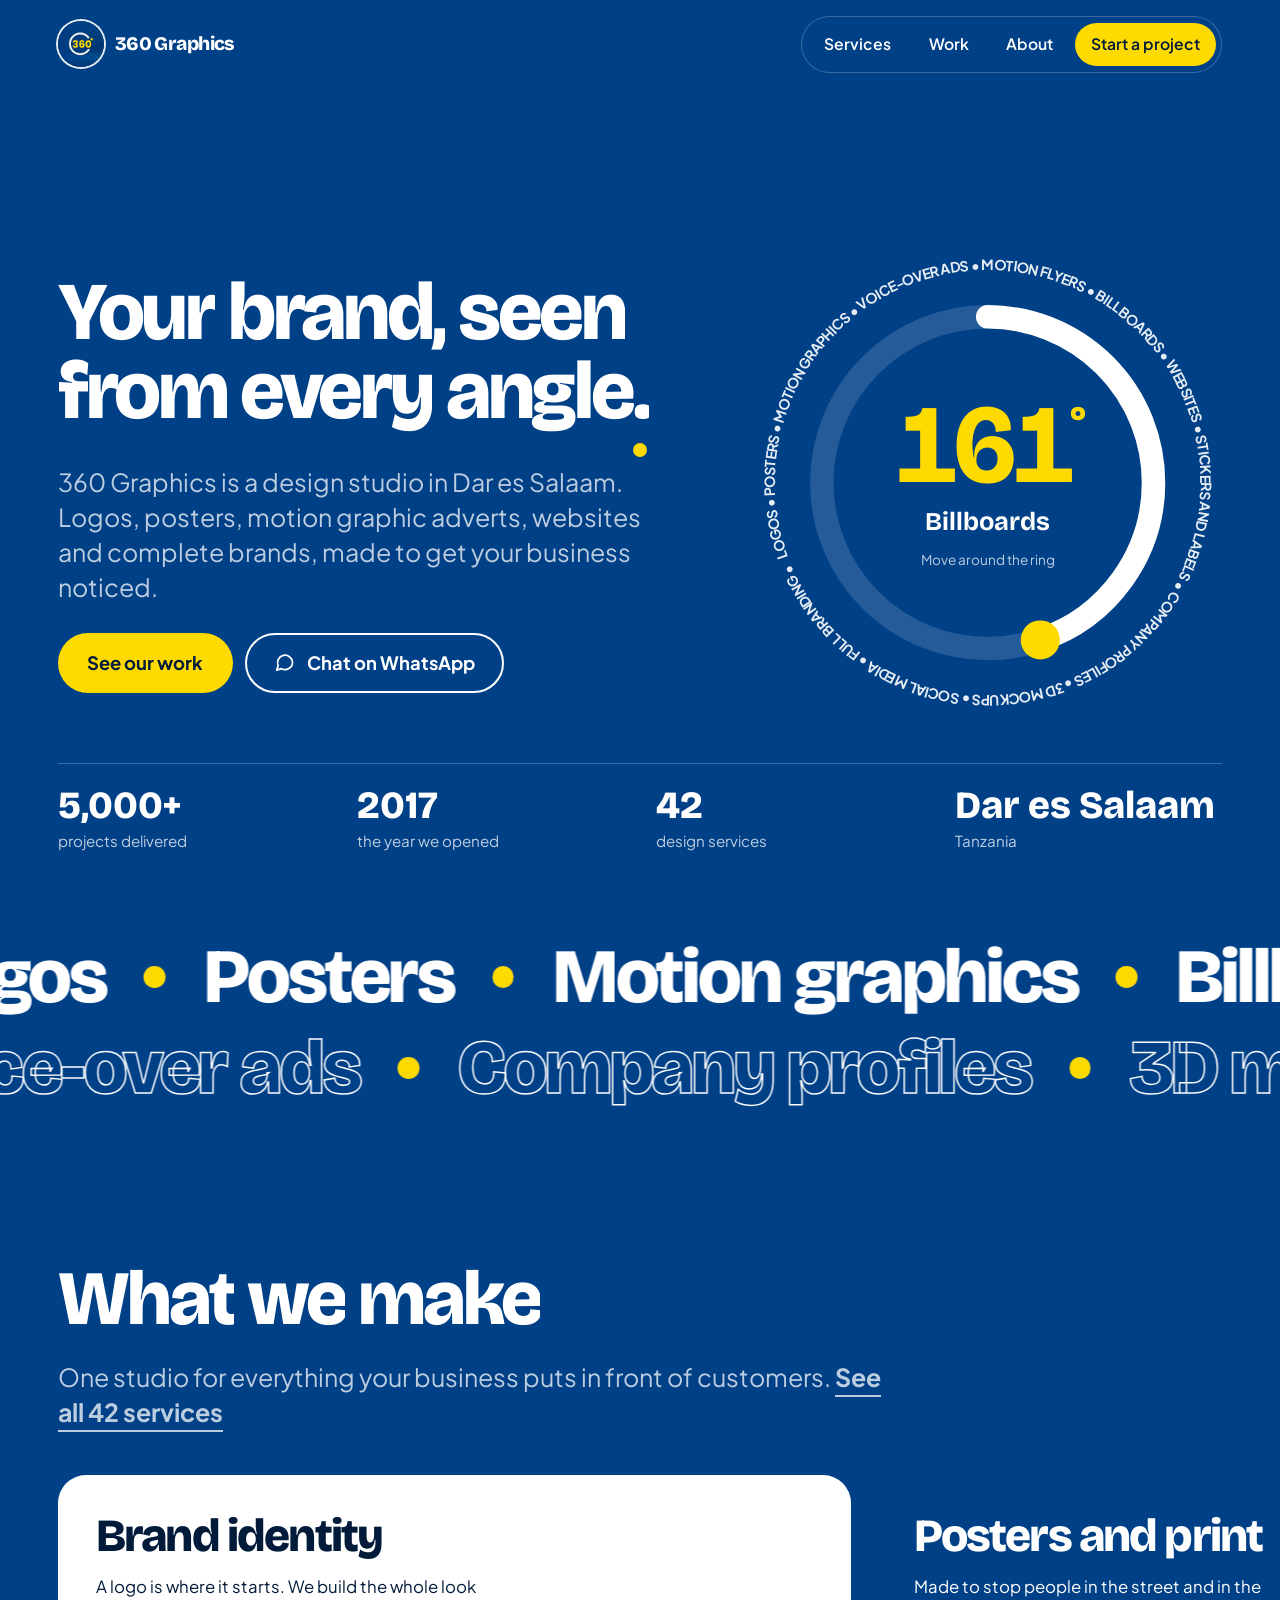
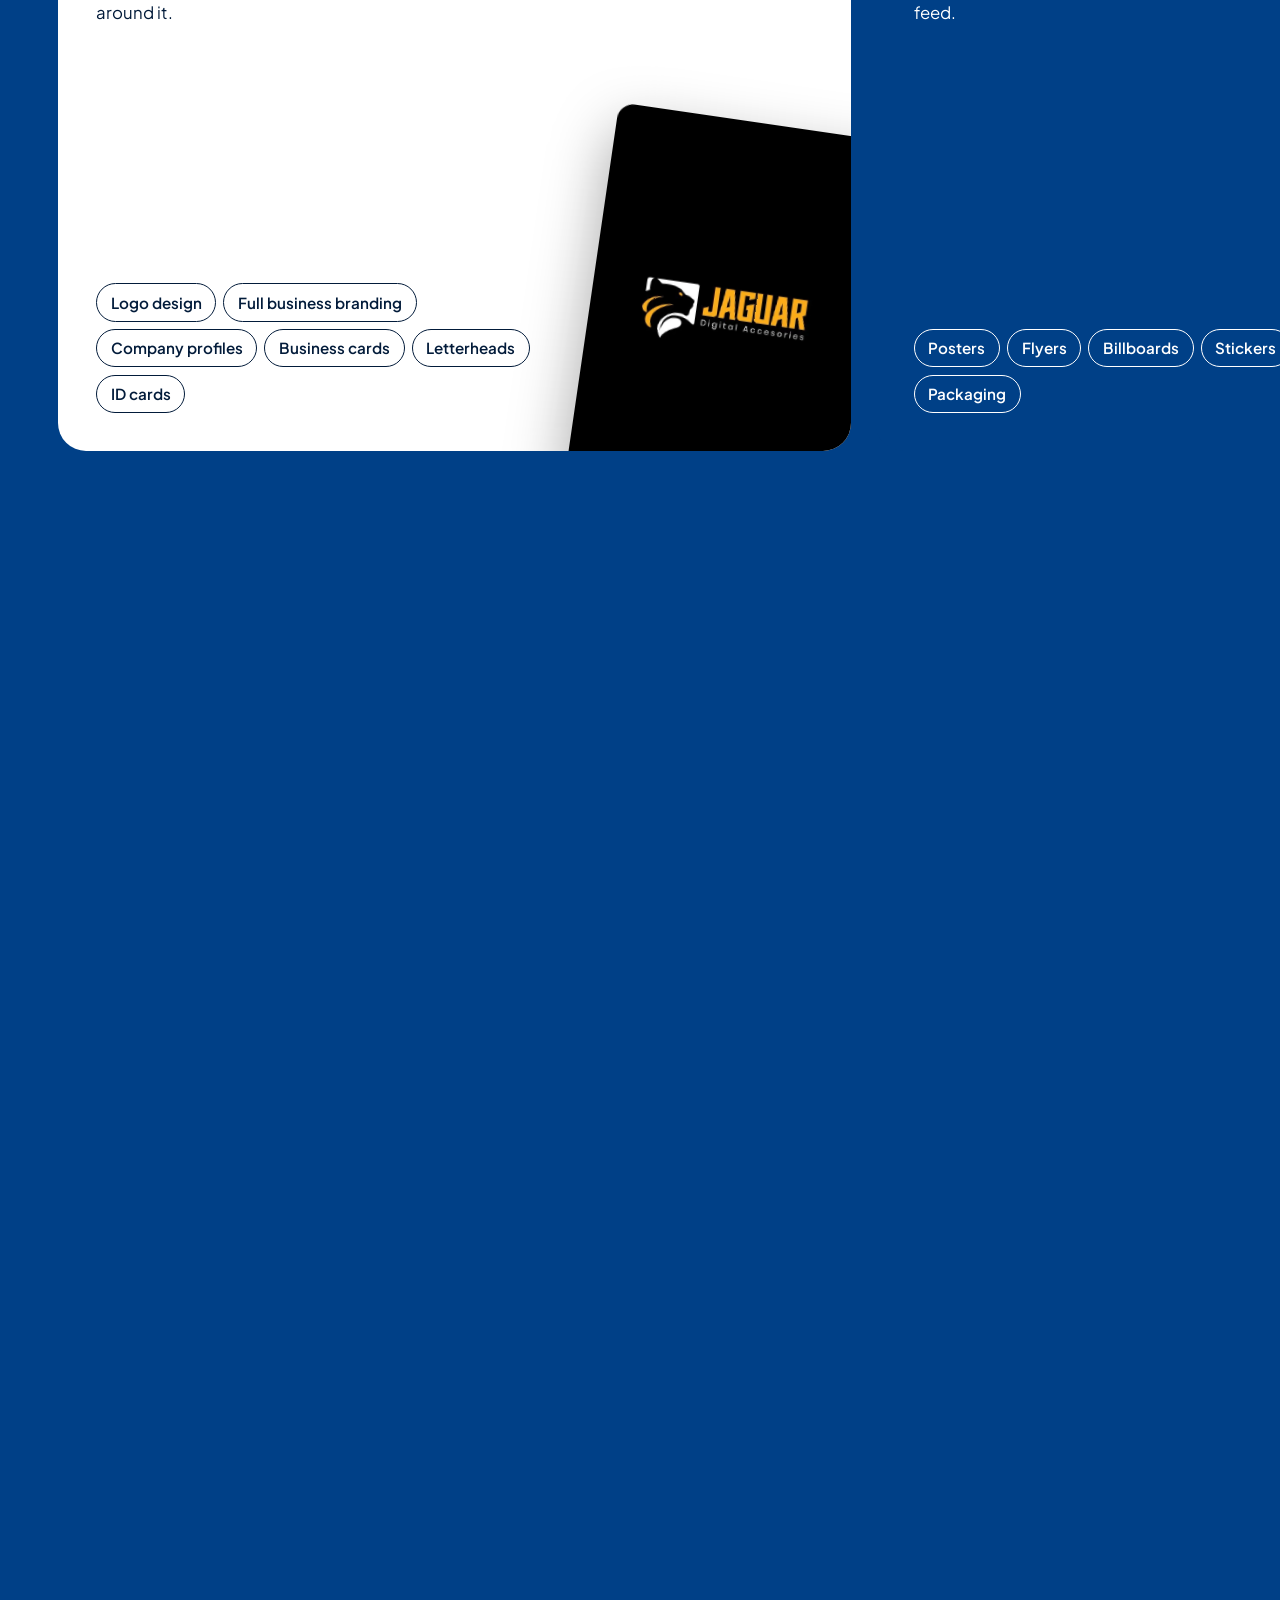
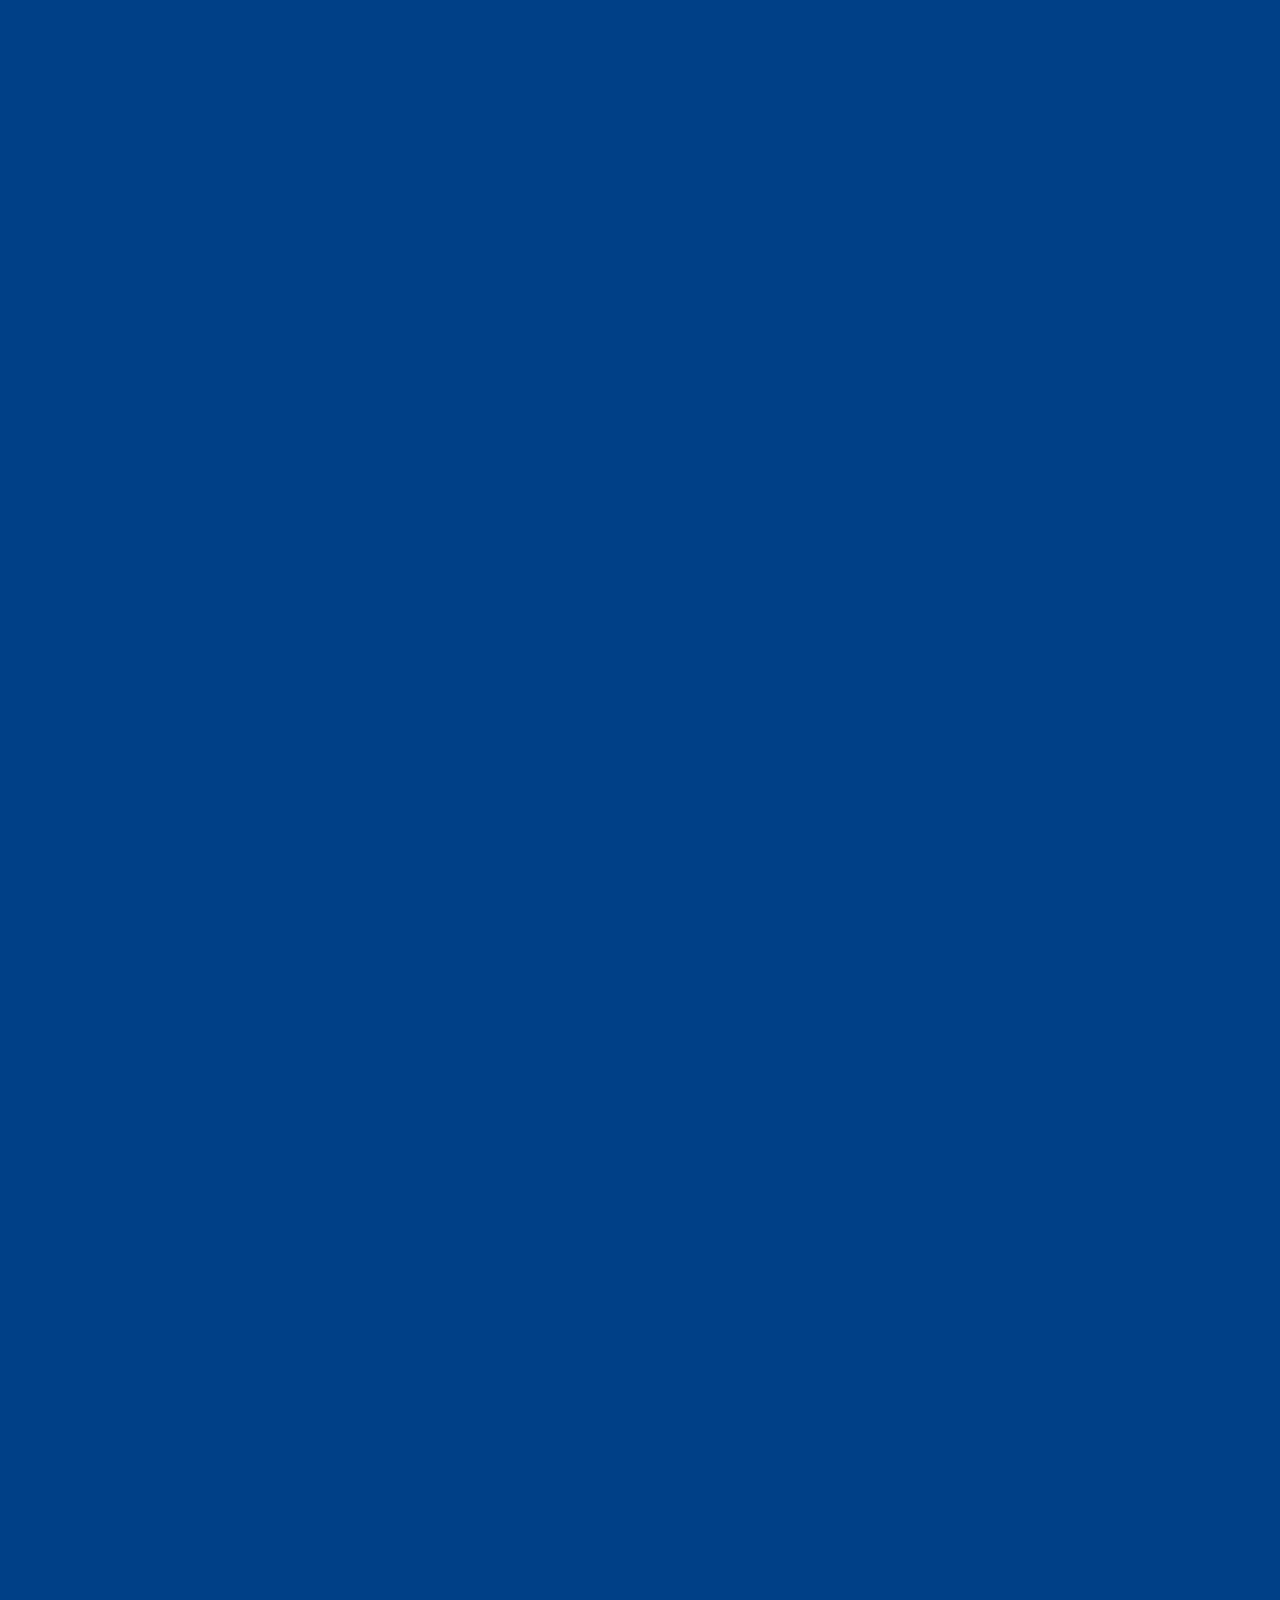
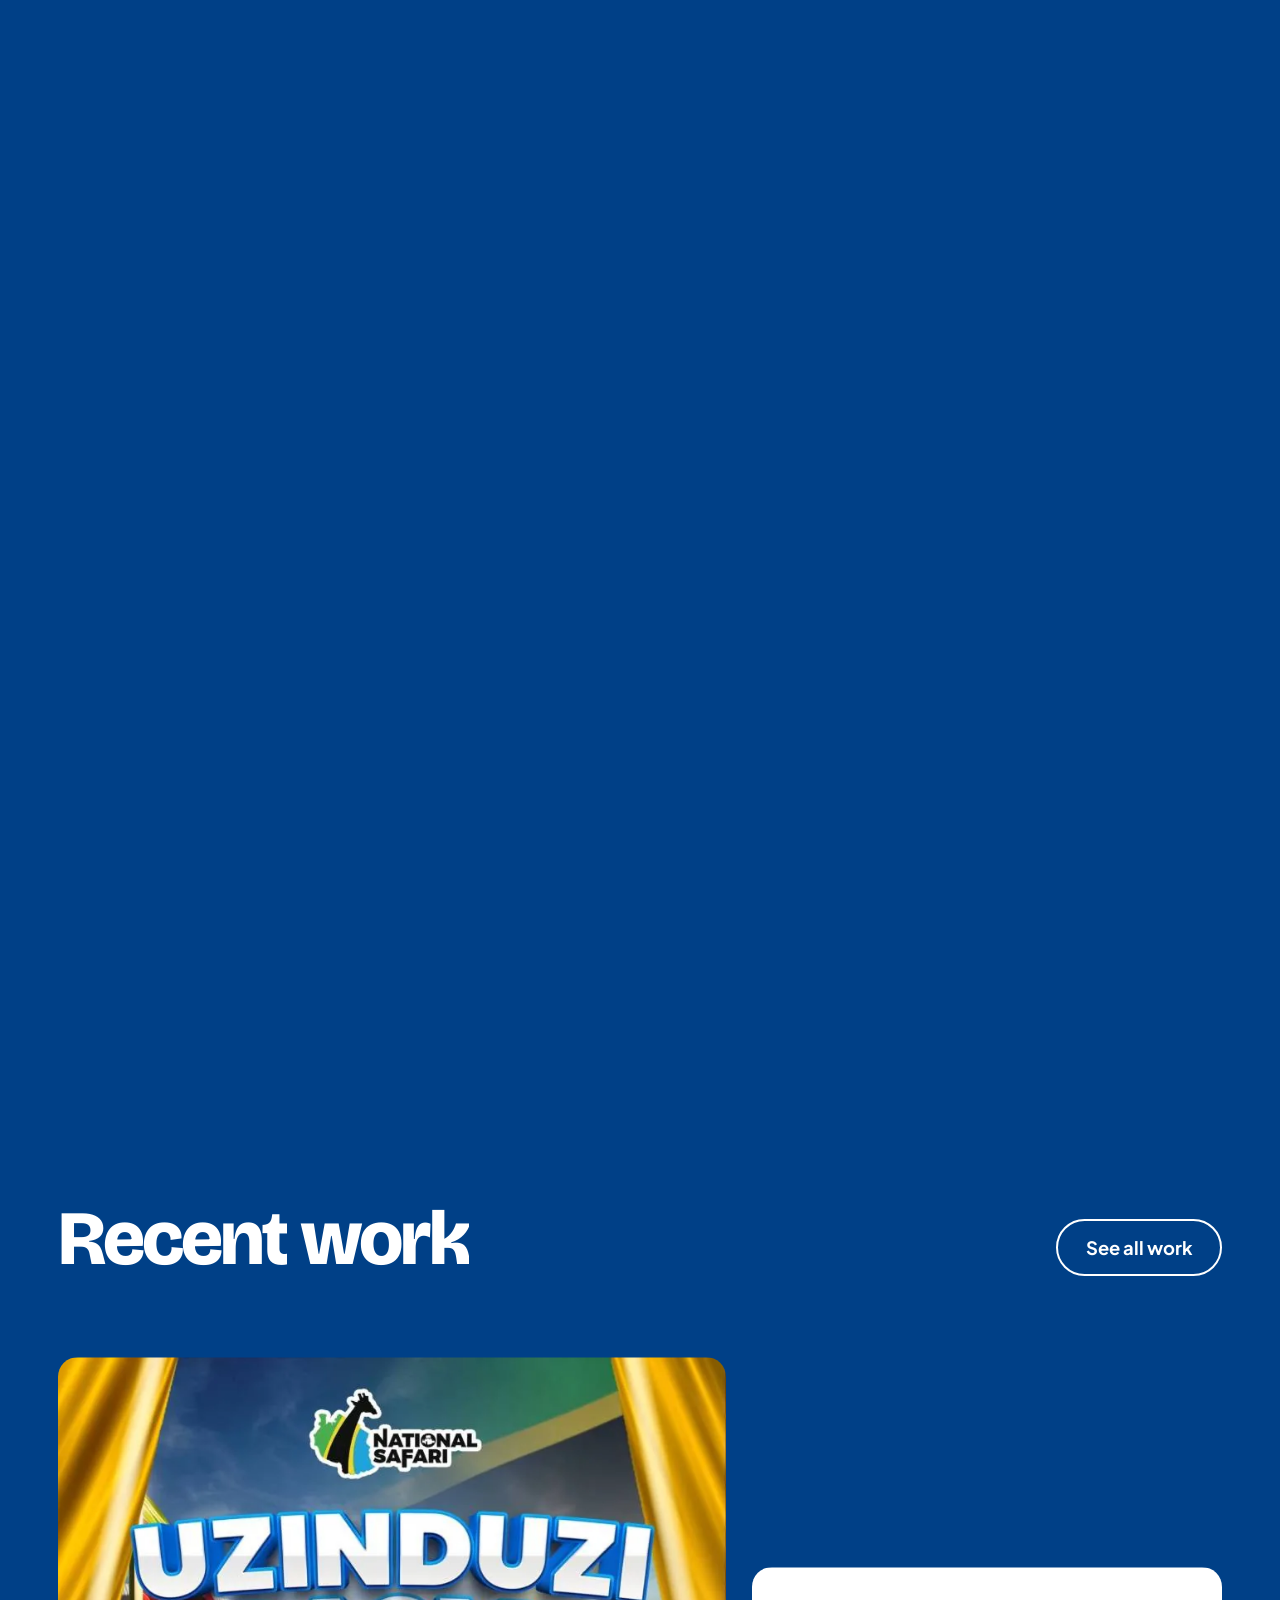
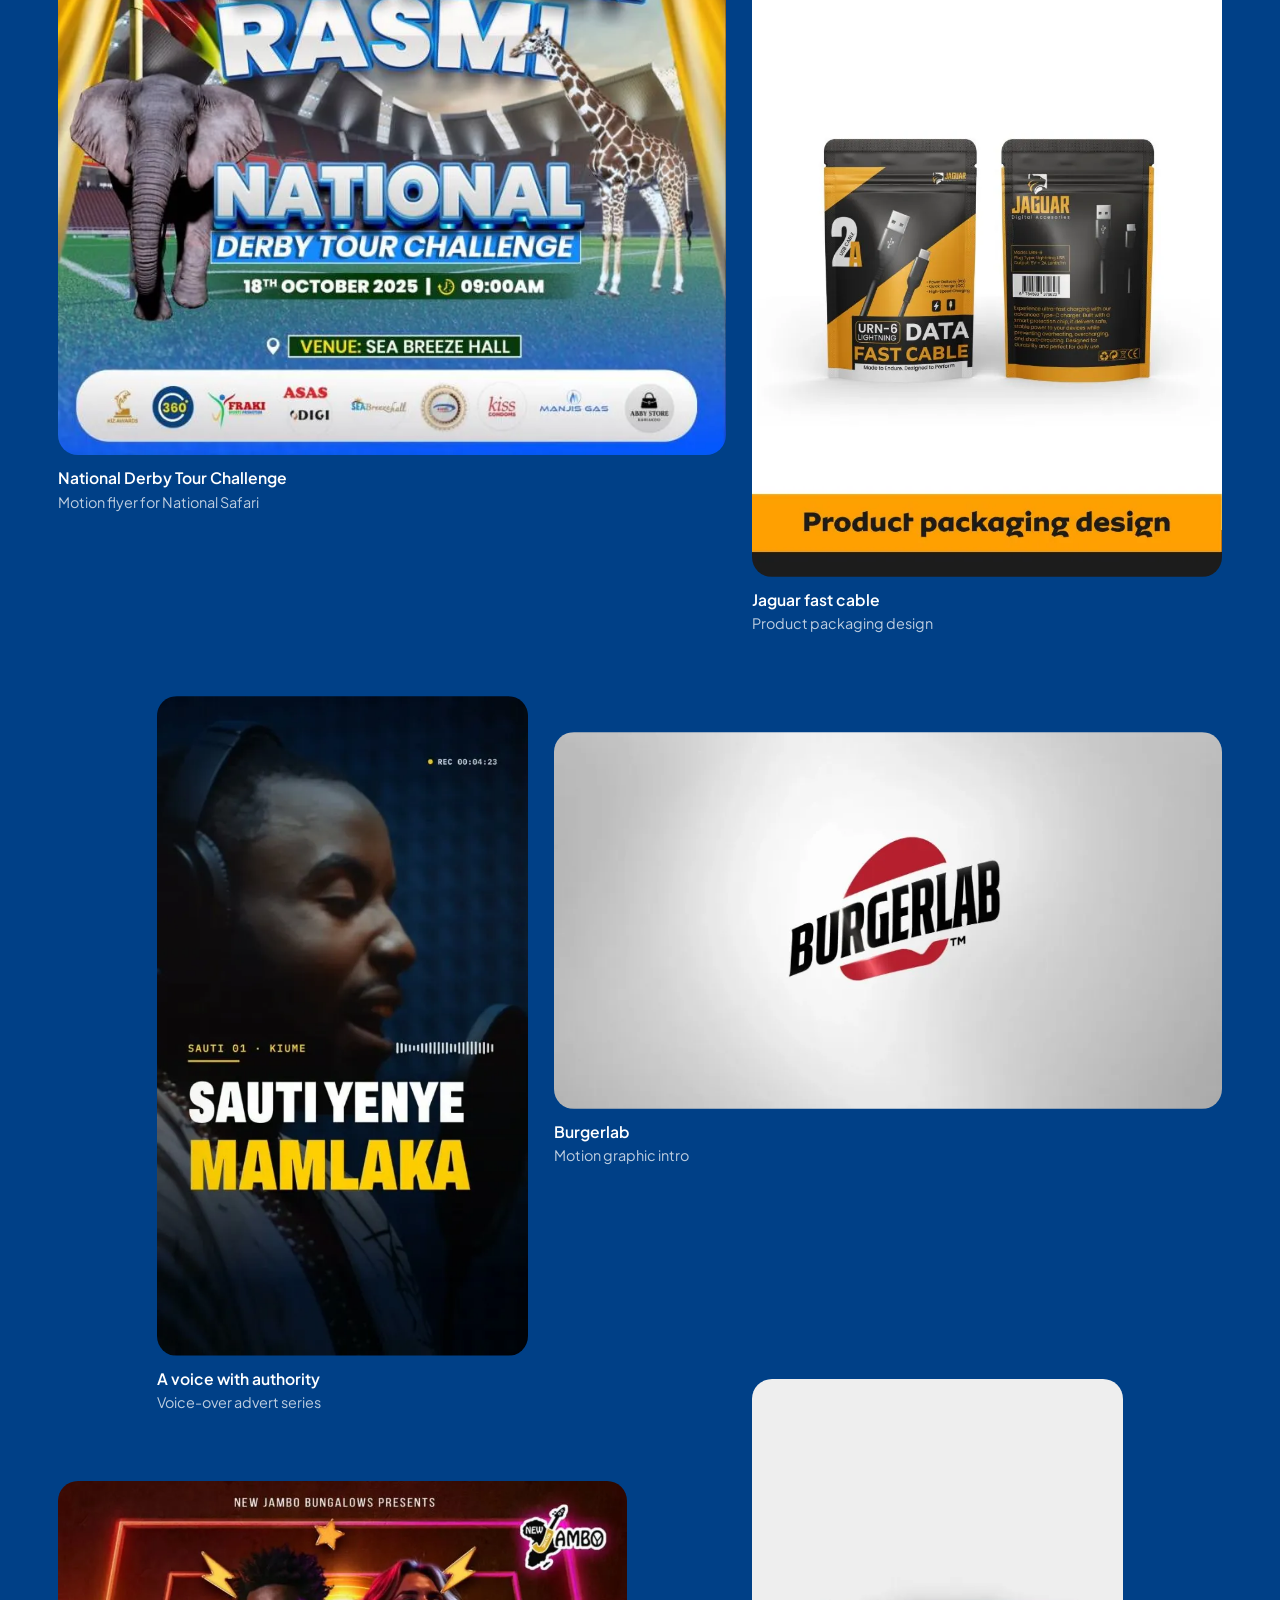
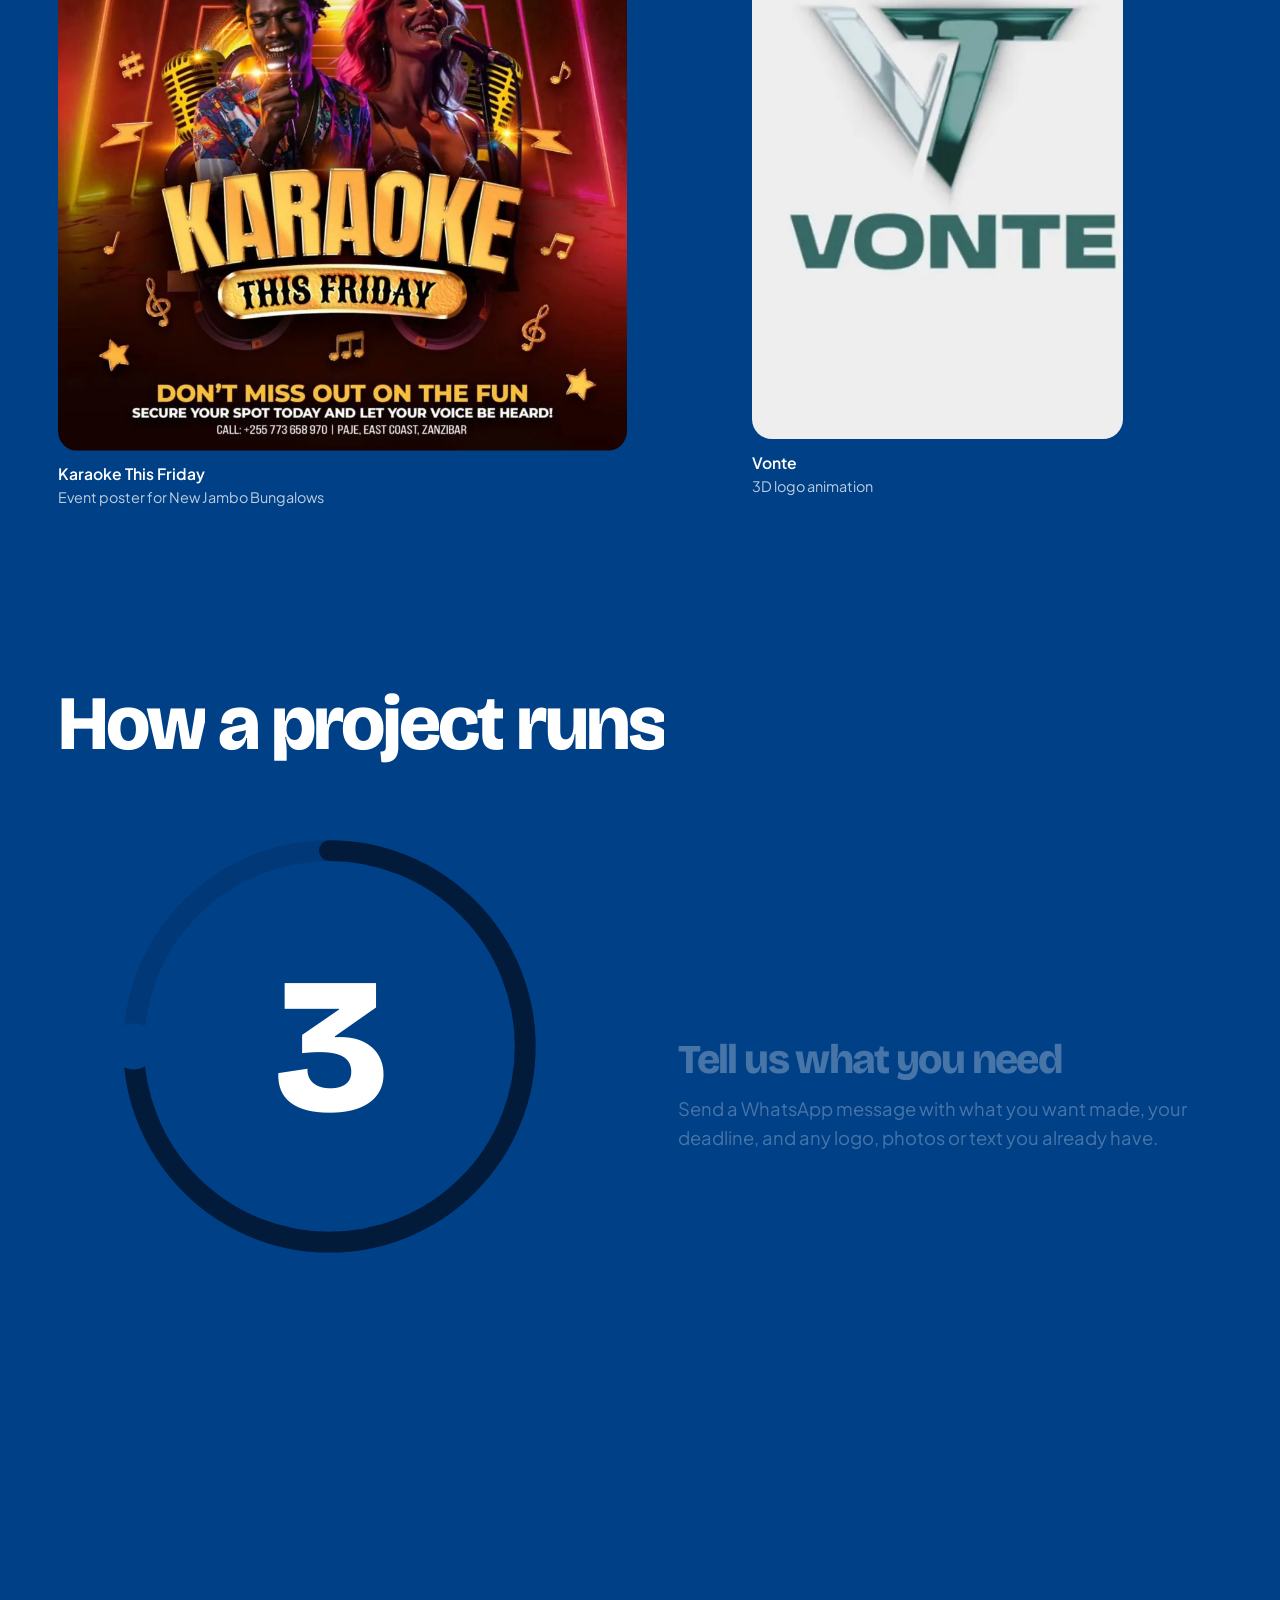
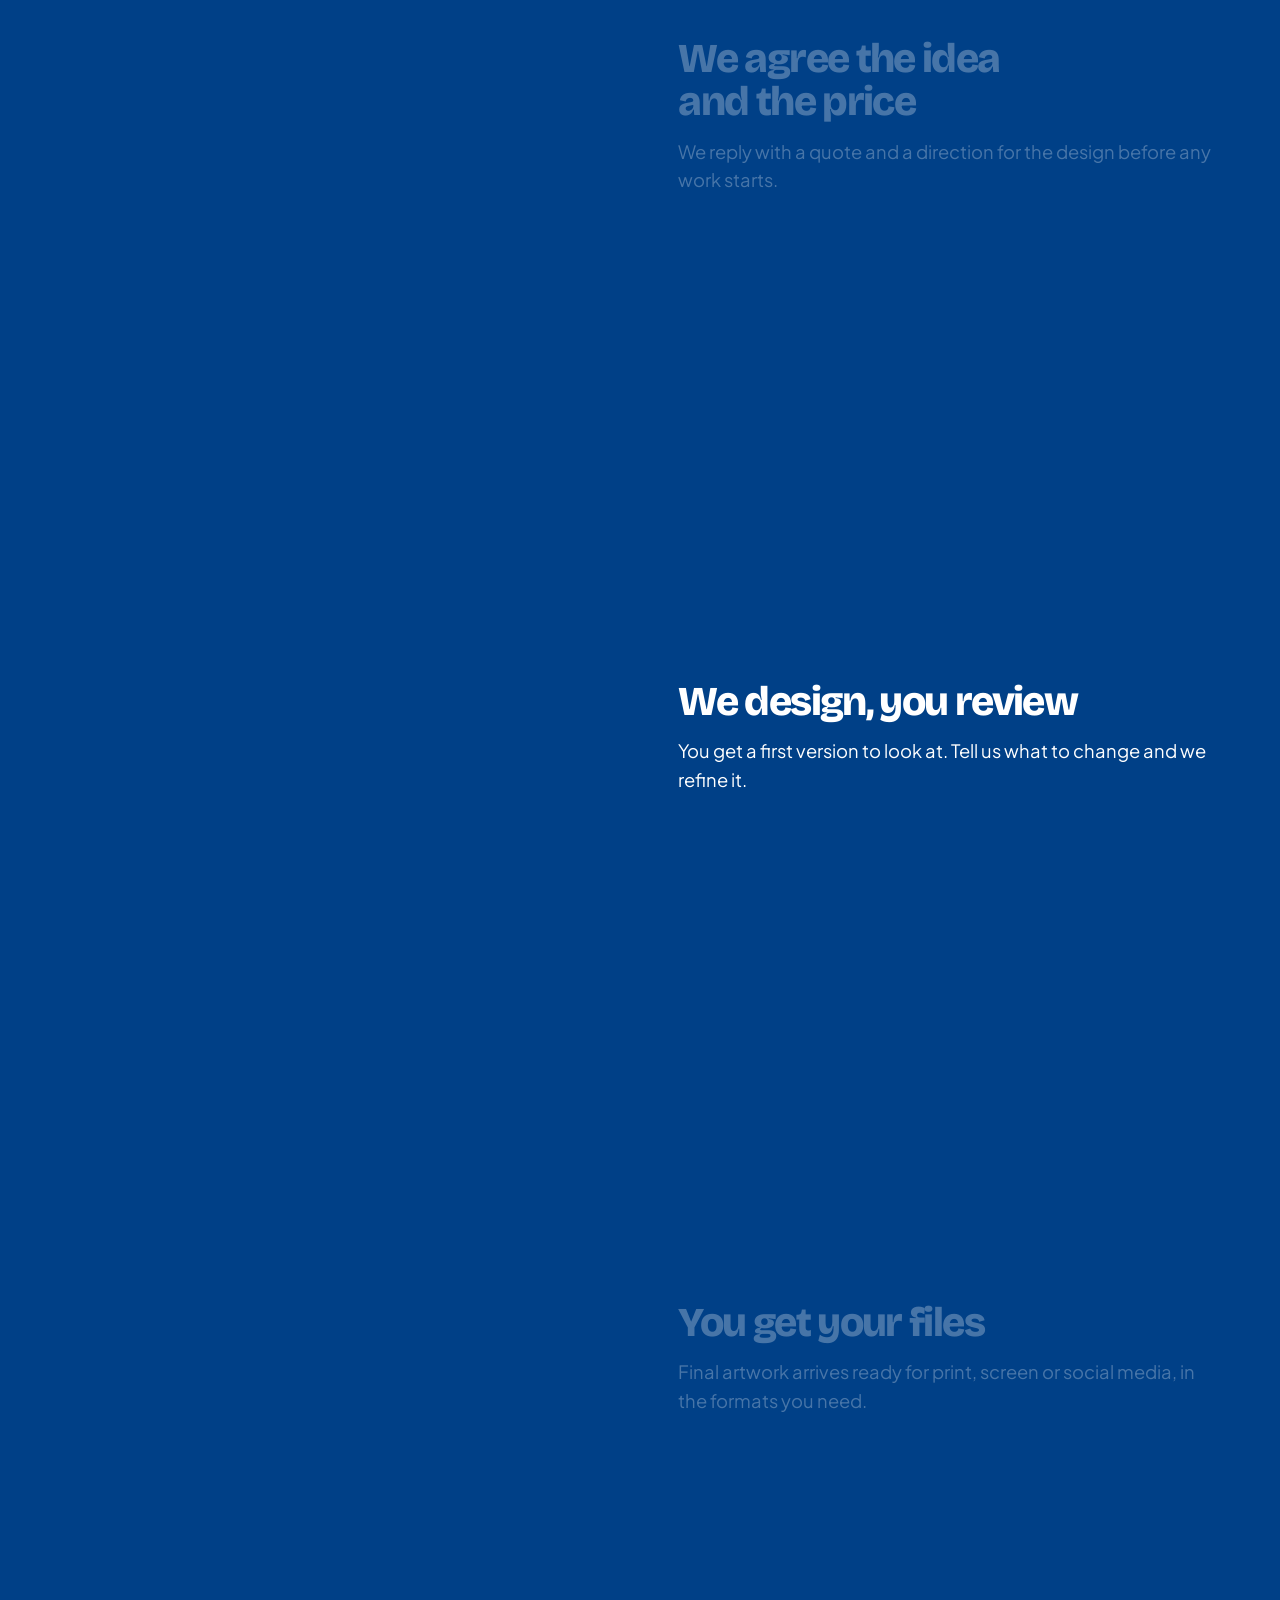
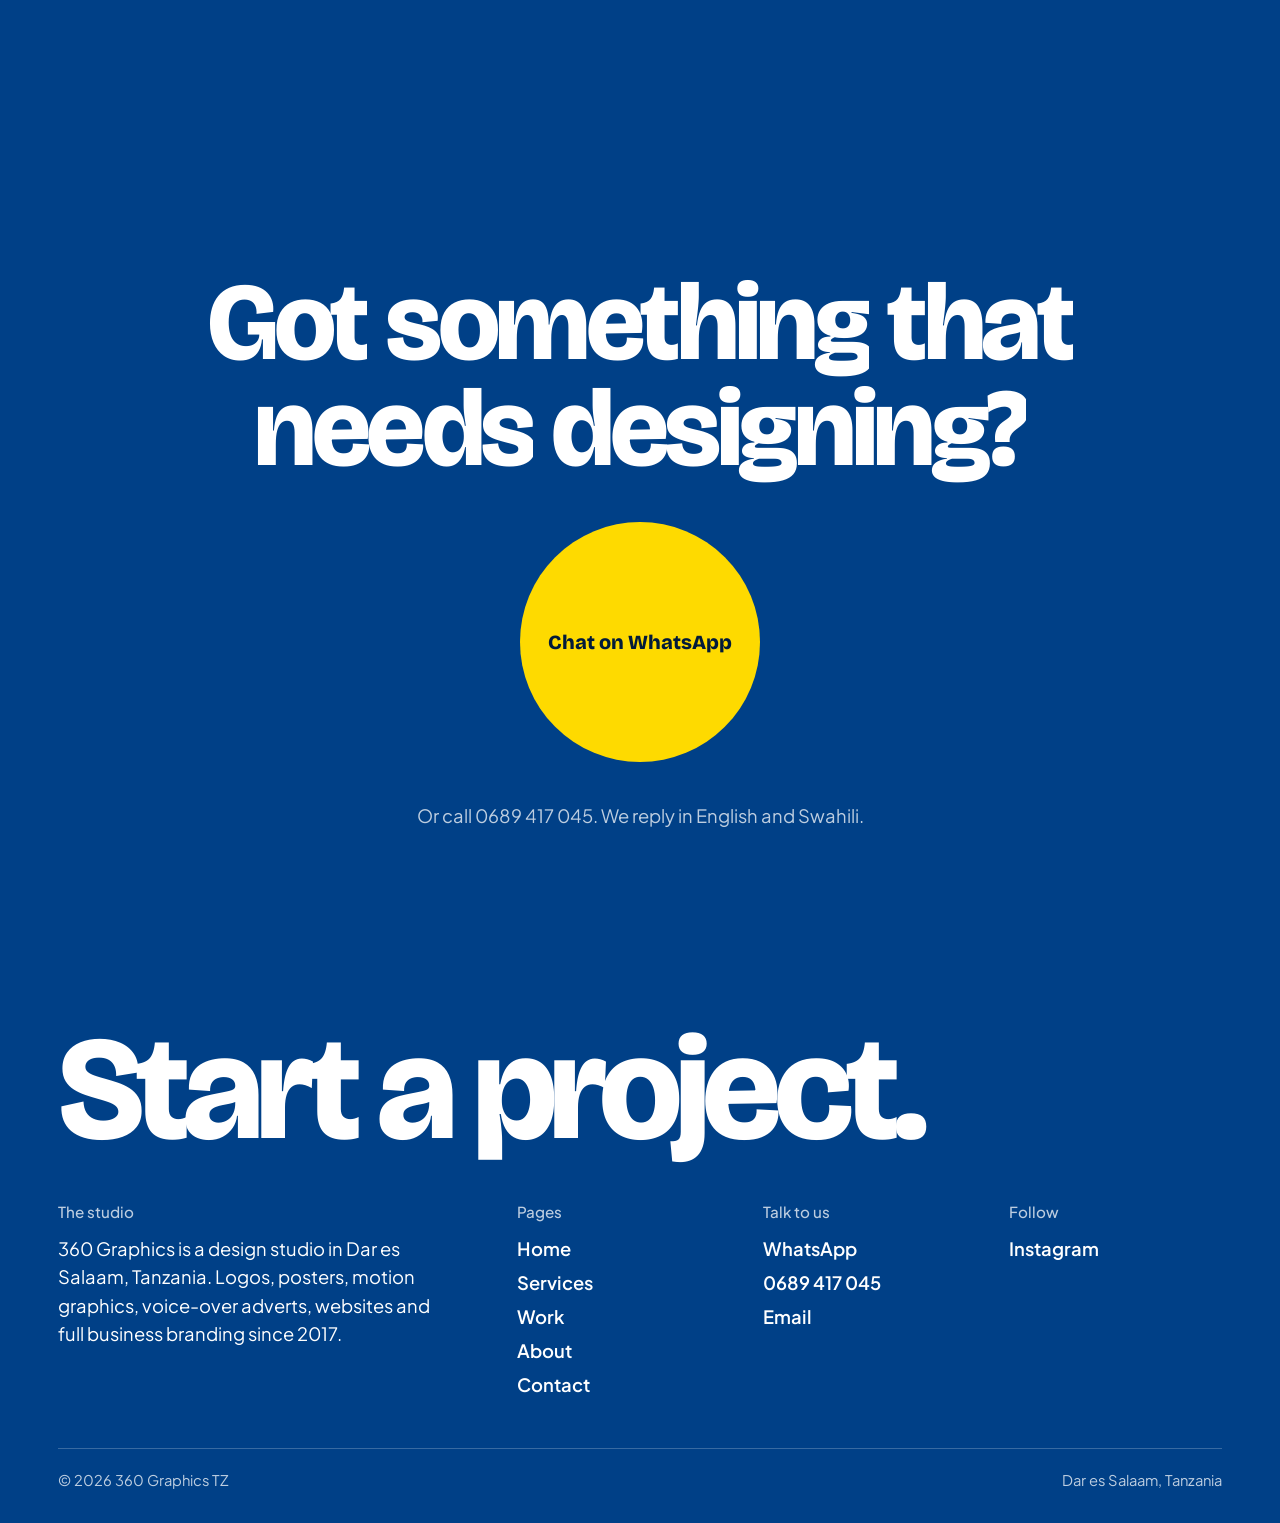
<file: index.html>
<!doctype html>
<html lang="en">
<head>
<meta charset="utf-8">
<meta name="viewport" content="width=device-width, initial-scale=1">
<title>360 Graphics TZ — Graphic design studio in Dar es Salaam</title>
<meta name="description" content="Logos, posters, motion graphics, voice-over adverts, websites and full business branding from a design studio in Dar es Salaam, Tanzania.">
<meta name="theme-color" content="#004087">
<meta property="og:title" content="360 Graphics TZ — Graphic design studio in Dar es Salaam">
<meta property="og:description" content="Logos, posters, motion graphics, voice-over adverts, websites and full business branding from a design studio in Dar es Salaam, Tanzania.">
<meta property="og:type" content="website">
<meta property="og:image" content="img/og.jpg">
<link rel="icon" href="img/favicon.png" type="image/png">
<link rel="apple-touch-icon" href="img/apple-touch-icon.png">
<link rel="preload" href="fonts/bricolage.woff2" as="font" type="font/woff2" crossorigin>
<link rel="preload" href="fonts/jakarta.woff2" as="font" type="font/woff2" crossorigin>
<link rel="stylesheet" href="css/site.css">
<script>document.documentElement.classList.add('js');setTimeout(function(){if(!window.__siteReady)document.documentElement.classList.add('no-anim')},4000)</script>
</head>
<body data-page="home" data-theme="blue">
<a class="skip" href="#main">Skip to content</a>
<div class="iris" aria-hidden="true"><div class="iris-count"><b>0</b><sup>°</sup></div></div>
<div class="cursor" aria-hidden="true"></div>
<header class="header">
  <a class="brand" href="index.html" aria-label="360 Graphics, home"><img src="img/logo.webp" width="46" height="46" alt=""><span>360 Graphics</span></a>
  <nav class="nav" aria-label="Main">
    <a href="services.html">Services</a>
    <a href="work.html">Work</a>
    <a href="about.html">About</a>
    <a class="nav-cta" href="contact.html">Start a project</a>
  </nav>
  <button class="menu-btn" type="button" aria-expanded="false" aria-controls="menu"><i></i><span>Menu</span></button>
</header>
<div class="menu" id="menu">
  <ul>
    <li><a href="index.html" aria-current="page">Home</a></li>
    <li><a href="services.html">Services</a></li>
    <li><a href="work.html">Work</a></li>
    <li><a href="about.html">About</a></li>
    <li><a href="contact.html">Contact</a></li>
  </ul>
  <div class="menu-foot"><a class="link" href="https://wa.me/255689417045?text=Hello%20360%20Graphics!%20I%20would%20like%20to%20talk%20about%20a%20design%20project." target="_blank" rel="noopener">WhatsApp 0689 417 045</a><a class="link" href="https://www.instagram.com/360._graphics/" target="_blank" rel="noopener">Instagram</a></div>
</div>
<main id="main">
<section class="hero" data-theme="blue">
  <div class="wrap hero-grid">
    <h1 class="display h-xl" data-split>Your brand, seen from every angle.</h1>
    <div class="dial" data-words='["Logos","Posters","Motion graphics","Voice-over ads","Motion flyers","Billboards","Websites","Stickers and labels","Company profiles","3D mockups","Social media","Full branding"]' aria-hidden="true">
      <svg viewBox="0 0 600 600">
        <defs><path id="ring" d="M300,300 m-272,0 a272,272 0 1,1 544,0 a272,272 0 1,1 -544,0"/></defs>
        <g class="dial-spin"><text class="dial-text"><textPath href="#ring" textLength="1700" lengthAdjust="spacing">LOGOS  •  POSTERS  •  MOTION GRAPHICS  •  VOICE-OVER ADS  •  MOTION FLYERS  •  BILLBOARDS  •  WEBSITES  •  STICKERS AND LABELS  •  COMPANY PROFILES  •  3D MOCKUPS  •  SOCIAL MEDIA  •  FULL BRANDING  •  </textPath></text></g>
        <circle cx="300" cy="300" r="212" fill="none" stroke="rgba(255,255,255,.14)" stroke-width="30"/>
        <circle class="dial-arc" cx="300" cy="300" r="212" fill="none" stroke="#fff" stroke-width="30" stroke-linecap="round" transform="rotate(-90 300 300)" stroke-dasharray="1332" stroke-dashoffset="1100"/>
        <circle class="dial-dot" cx="462" cy="163" r="25" fill="#feda00"/>
      </svg>
      <div class="dial-centre"><div class="dial-deg"><b>50</b><sup>°</sup></div><div class="dial-word">Posters</div><div class="dial-hint">Move around the ring</div></div>
    </div>
    <div class="hero-copy">
      <p class="lead" data-reveal>360 Graphics is a design studio in Dar es Salaam. Logos, posters, motion graphic adverts, websites and complete brands, made to get your business noticed.</p>
      <div class="hero-actions" data-reveal><a class="btn btn-solid" href="work.html">See our work</a><a class="btn btn-line" href="https://wa.me/255689417045?text=Hello%20360%20Graphics!%20I%20would%20like%20to%20talk%20about%20a%20design%20project." target="_blank" rel="noopener"><svg viewBox="0 0 24 24" fill="none" stroke="currentColor" stroke-width="2" stroke-linecap="round" stroke-linejoin="round" aria-hidden="true"><path d="M21 11.5a8.5 8.5 0 0 1-12.6 7.4L3 20.5l1.7-5A8.5 8.5 0 1 1 21 11.5Z"/></svg>Chat on WhatsApp</a></div>
    </div>
  </div>
  <div class="wrap">
    <dl class="hero-strip" data-reveal>
      <div><dt>5,000+</dt><dd>projects delivered</dd></div>
      <div><dt>2017</dt><dd>the year we opened</dd></div>
      <div><dt>42</dt><dd>design services</dd></div>
      <div><dt>Dar es Salaam</dt><dd>Tanzania</dd></div>
    </dl>
  </div>
</section>

<section class="marquee" data-theme="blue" aria-hidden="true">
  <div class="marquee-row" data-dir="-1"><span>Logos</span><span>Posters</span><span>Motion graphics</span><span>Billboards</span><span>Websites</span><span>Stickers</span></div>
  <div class="marquee-row is-outline" data-dir="1"><span>Voice-over ads</span><span>Company profiles</span><span>3D mockups</span><span>Business cards</span><span>Labels</span></div>
</section>

<section class="hs band" data-theme="paper">
  <div class="wrap hs-head">
    <h2 class="display h-lg" data-split>What we make</h2>
    <p class="lead" data-reveal>One studio for everything your business puts in front of customers. <a class="link" href="services.html">See all 42 services</a></p>
  </div>
  <div class="hs-track">
    <article class="hs-panel">
      <div><h3 class="display">Brand identity</h3><p style="margin-top:1rem">A logo is where it starts. We build the whole look around it.</p></div>
      <ul><li>Logo design</li><li>Full business branding</li><li>Company profiles</li><li>Business cards</li><li>Letterheads</li><li>ID cards</li></ul>
      <figure><img src="img/work/jaguar-logo.webp" width="1000" height="1000" alt="Jaguar Digital Accessories — Logo design" loading="lazy" decoding="async"></figure>
    </article>
    <article class="hs-panel">
      <div><h3 class="display">Posters and print</h3><p style="margin-top:1rem">Made to stop people in the street and in the feed.</p></div>
      <ul><li>Posters</li><li>Flyers</li><li>Billboards</li><li>Stickers</li><li>Labels</li><li>Packaging</li></ul>
      <figure><img src="img/work/ofa-kabambe.webp" width="756" height="920" alt="Ramadan gas offer — Promotion poster for Nick Smart Services" loading="lazy" decoding="async"></figure>
    </article>
    <article class="hs-panel">
      <div><h3 class="display">Motion graphics</h3><p style="margin-top:1rem">Adverts that move, cut for phones, TV and big screens.</p></div>
      <ul><li>Motion graphic ads</li><li>Motion flyers</li><li>Logo animation</li><li>3D logo animation</li><li>Show intros</li></ul>
      <figure><img src="img/work/national-safari.webp" width="805" height="840" alt="National Derby Tour Challenge — Motion flyer for National Safari" loading="lazy" decoding="async"></figure>
    </article>
    <article class="hs-panel">
      <div><h3 class="display">Voice-over adverts</h3><p style="margin-top:1rem">Voice-over adverts in English and Swahili, written the way your customers speak.</p></div>
      <ul><li>Voice-over ads</li><li>Ad scripts</li><li>Voice-over for video</li></ul>
      <figure><img src="img/work/sauti-yenye-mamlaka.webp" width="563" height="1000" alt="A voice with authority — Voice-over advert series" loading="lazy" decoding="async"></figure>
    </article>
    <article class="hs-panel">
      <div><h3 class="display">Web and social</h3><p style="margin-top:1rem">Where customers look you up before they call.</p></div>
      <ul><li>Websites</li><li>Social media management</li><li>Post design</li><li>QR codes</li><li>Barcodes</li></ul>
      <figure><img src="img/work/karaoke-friday.webp" width="920" height="920" alt="Karaoke This Friday — Event poster for New Jambo Bungalows" loading="lazy" decoding="async"></figure>
    </article>
    <article class="hs-panel">
      <div><h3 class="display">3D and events</h3><p style="margin-top:1rem">See it before you pay to build or print it.</p></div>
      <ul><li>3D mockups</li><li>3D event planning</li><li>Stage and booth visuals</li><li>Signage</li></ul>
      <figure><img src="img/work/jaguar-umbrella.webp" width="1000" height="1000" alt="Jaguar branded umbrella — 3D mockup" loading="lazy" decoding="async"></figure>
    </article>
  </div>
</section>

<section class="band" data-theme="night">
  <div class="wrap">
    <div class="hs-head">
      <h2 class="display h-lg" data-split>Recent work</h2>
      <a class="btn btn-line" href="work.html" data-reveal>See all work</a>
    </div>
    <div class="feat">
      <a class="f1" href="work.html" data-speed="0.6" data-cursor="View"><figure data-clip><img src="img/work/national-safari.webp" width="805" height="840" alt="National Derby Tour Challenge — Motion flyer for National Safari" loading="lazy" decoding="async"></figure><p class="cap">National Derby Tour Challenge<span>Motion flyer for National Safari</span></p></a>
      <a class="f2" href="work.html" data-speed="1.4" data-cursor="View"><figure data-clip><img src="img/work/jaguar-packaging.webp" width="772" height="1000" alt="Jaguar fast cable — Product packaging design" loading="lazy" decoding="async"></figure><p class="cap">Jaguar fast cable<span>Product packaging design</span></p></a>
      <a class="f3" href="work.html" data-speed="1.1" data-cursor="View"><figure data-clip><img src="img/work/sauti-yenye-mamlaka.webp" width="563" height="1000" alt="A voice with authority — Voice-over advert series" loading="lazy" decoding="async"></figure><p class="cap">A voice with authority<span>Voice-over advert series</span></p></a>
      <a class="f4" href="work.html" data-speed="0.5" data-cursor="View"><figure data-clip><img src="img/work/burgerlab.webp" width="1000" height="563" alt="Burgerlab — Motion graphic intro" loading="lazy" decoding="async"></figure><p class="cap">Burgerlab<span>Motion graphic intro</span></p></a>
      <a class="f5" href="work.html" data-speed="0.9" data-cursor="View"><figure data-clip><img src="img/work/karaoke-friday.webp" width="920" height="920" alt="Karaoke This Friday — Event poster for New Jambo Bungalows" loading="lazy" decoding="async"></figure><p class="cap">Karaoke This Friday<span>Event poster for New Jambo Bungalows</span></p></a>
      <a class="f6" href="work.html" data-speed="1.6" data-cursor="View"><figure data-clip><img src="img/work/vonte.webp" width="480" height="854" alt="Vonte — 3D logo animation" loading="lazy" decoding="async"></figure><p class="cap">Vonte<span>3D logo animation</span></p></a>
    </div>
  </div>
</section>

<section class="band" data-theme="yellow">
  <div class="wrap">
    <h2 class="display h-lg" data-split style="margin-bottom:clamp(2rem,6vh,4rem)">How a project runs</h2>
    <div class="proc">
      <div class="proc-dial" aria-hidden="true">
        <svg viewBox="0 0 400 400"><circle cx="200" cy="200" r="170" fill="none" stroke="rgba(2,27,58,.18)" stroke-width="18"/>
        <circle class="proc-arc" cx="200" cy="200" r="170" fill="none" stroke="#021b3a" stroke-width="18" stroke-linecap="round" transform="rotate(-90 200 200)" stroke-dasharray="1068" stroke-dashoffset="801"/>
        <circle class="proc-dot" cx="370" cy="200" r="20" fill="#004087"/></svg>
        <div class="n"><span>1</span></div>
      </div>
      <ol class="proc-steps">
        <li class="proc-step is-on"><h3 class="display h-md">Tell us what you need</h3><p>Send a WhatsApp message with what you want made, your deadline, and any logo, photos or text you already have.</p></li>
        <li class="proc-step"><h3 class="display h-md">We agree the idea and the price</h3><p>We reply with a quote and a direction for the design before any work starts.</p></li>
        <li class="proc-step"><h3 class="display h-md">We design, you review</h3><p>You get a first version to look at. Tell us what to change and we refine it.</p></li>
        <li class="proc-step"><h3 class="display h-md">You get your files</h3><p>Final artwork arrives ready for print, screen or social media, in the formats you need.</p></li>
      </ol>
    </div>
  </div>
</section>

<section class="band" data-theme="blue">
  <div class="wrap cta">
    <h2 class="display h-xl" data-split>Got something that needs designing?</h2>
    <a class="big-btn" data-magnetic href="https://wa.me/255689417045?text=Hello%20360%20Graphics!%20I%20would%20like%20to%20talk%20about%20a%20design%20project." target="_blank" rel="noopener">Chat on WhatsApp</a>
    <p class="muted" data-reveal>Or call 0689 417 045. We reply in English and Swahili.</p>
  </div>
</section>
</main>
<footer class="footer wrap" data-theme="night">
  <div class="footer-top">
    <a class="display footer-word" href="contact.html">Start a project.</a>
    <div class="footer-cols">
      <div><h2>The studio</h2><p style="max-width:24rem">360 Graphics is a design studio in Dar es Salaam, Tanzania. Logos, posters, motion graphics, voice-over adverts, websites and full business branding since 2017.</p></div>
      <div><h2>Pages</h2><ul><li><a href="index.html">Home</a></li><li><a href="services.html">Services</a></li><li><a href="work.html">Work</a></li><li><a href="about.html">About</a></li><li><a href="contact.html">Contact</a></li></ul></div>
      <div><h2>Talk to us</h2><ul><li><a href="https://wa.me/255689417045?text=Hello%20360%20Graphics!%20I%20would%20like%20to%20talk%20about%20a%20design%20project." target="_blank" rel="noopener">WhatsApp</a></li><li><a href="tel:+255689417045">0689 417 045</a></li><li><a href="mailto:360graphicstz@gmail.com">Email</a></li></ul></div>
      <div><h2>Follow</h2><ul><li><a href="https://www.instagram.com/360._graphics/" target="_blank" rel="noopener">Instagram</a></li></ul></div>
    </div>
  </div>
  <div class="footer-base"><span>© 2026 360 Graphics TZ</span><span>Dar es Salaam, Tanzania</span></div>
</footer>
<script src="js/gsap.min.js" defer></script>
<script src="js/ScrollTrigger.min.js" defer></script>
<script src="js/lenis.min.js" defer></script>
<script src="js/site.js" defer></script>
</body>
</html>
</file>
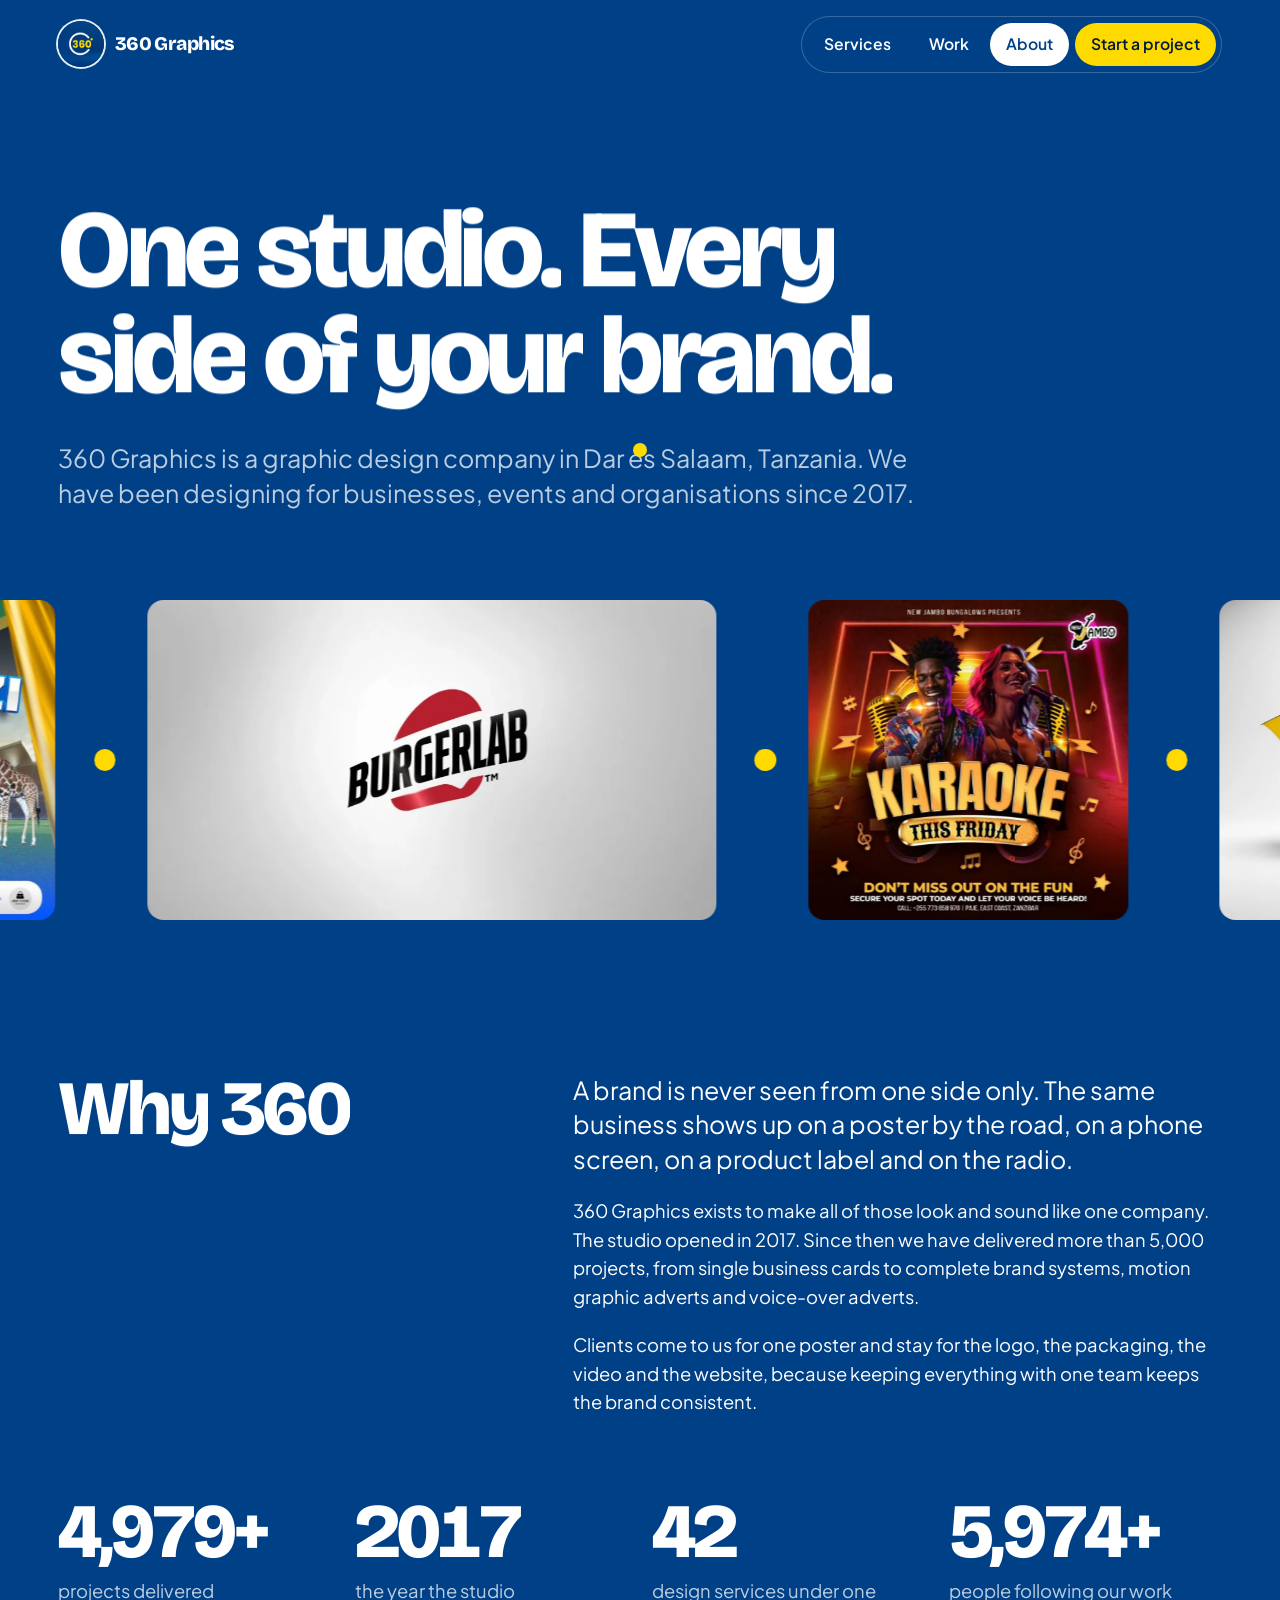
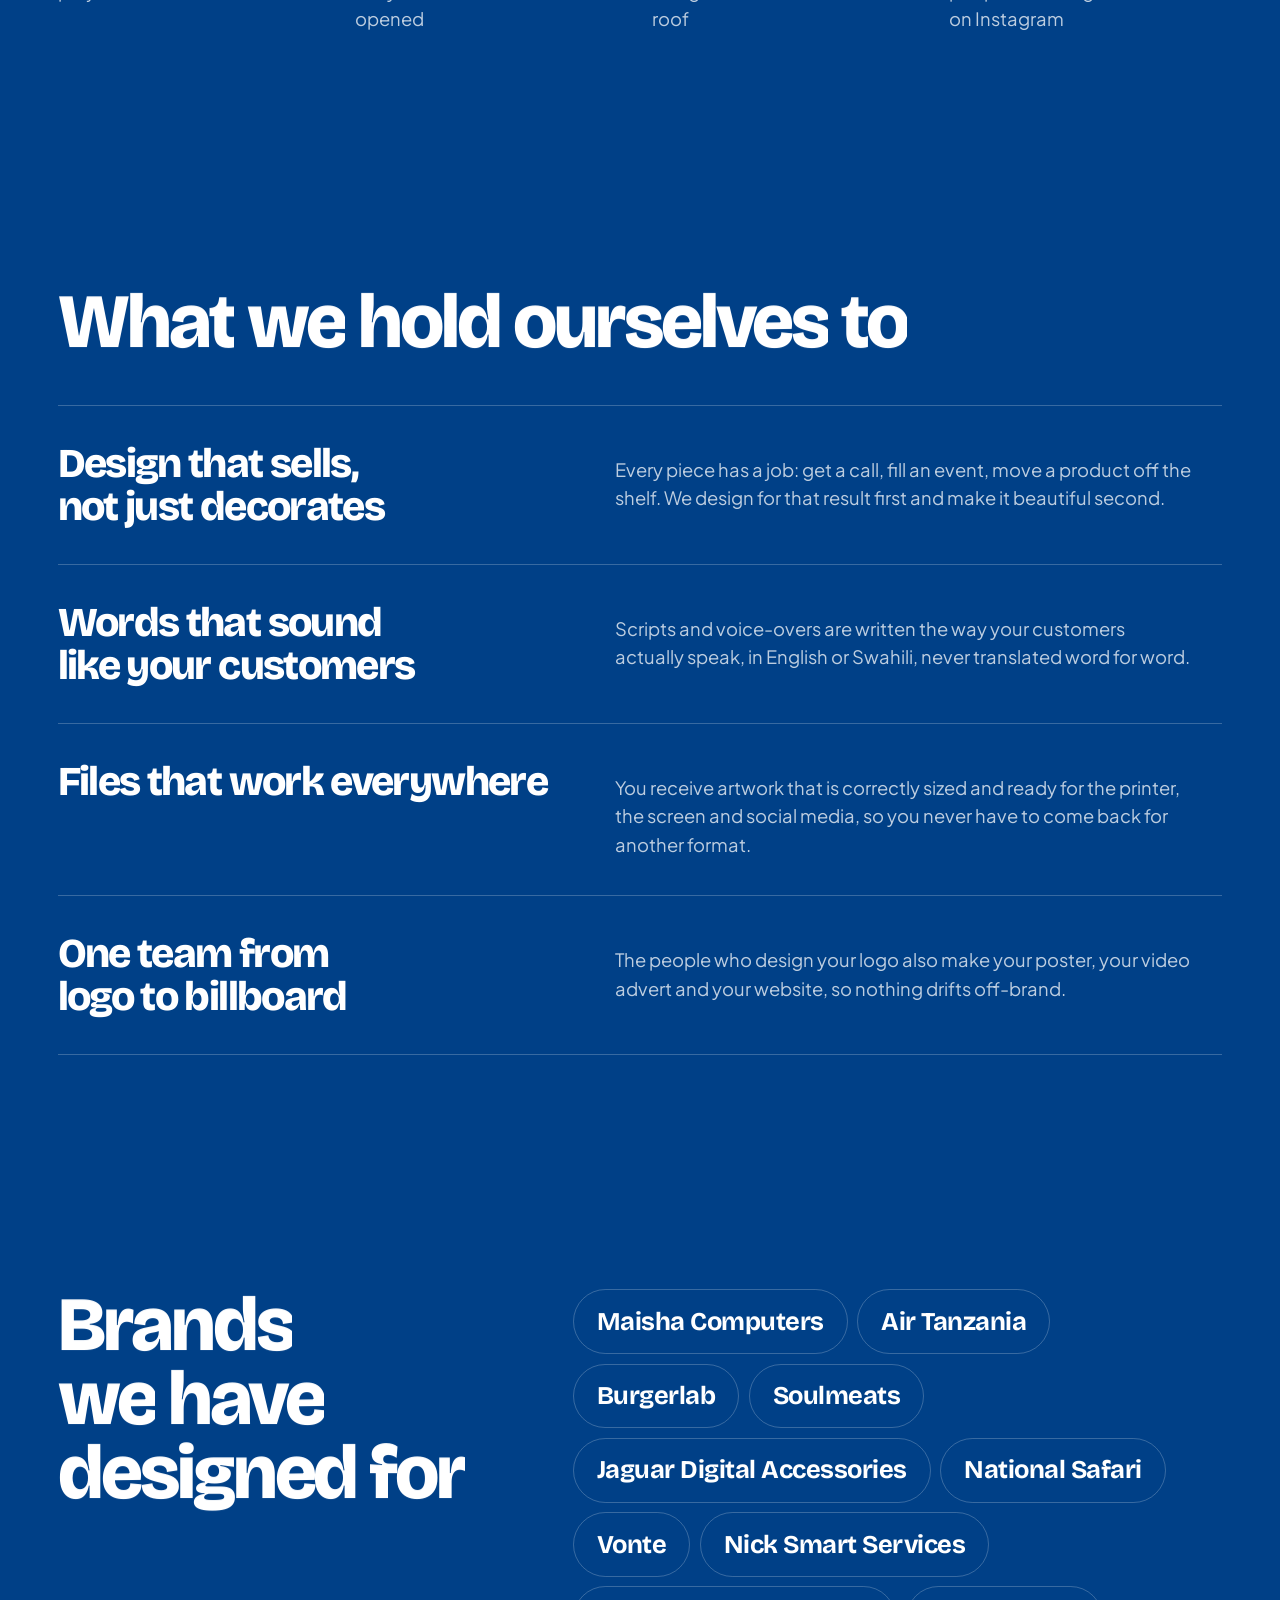
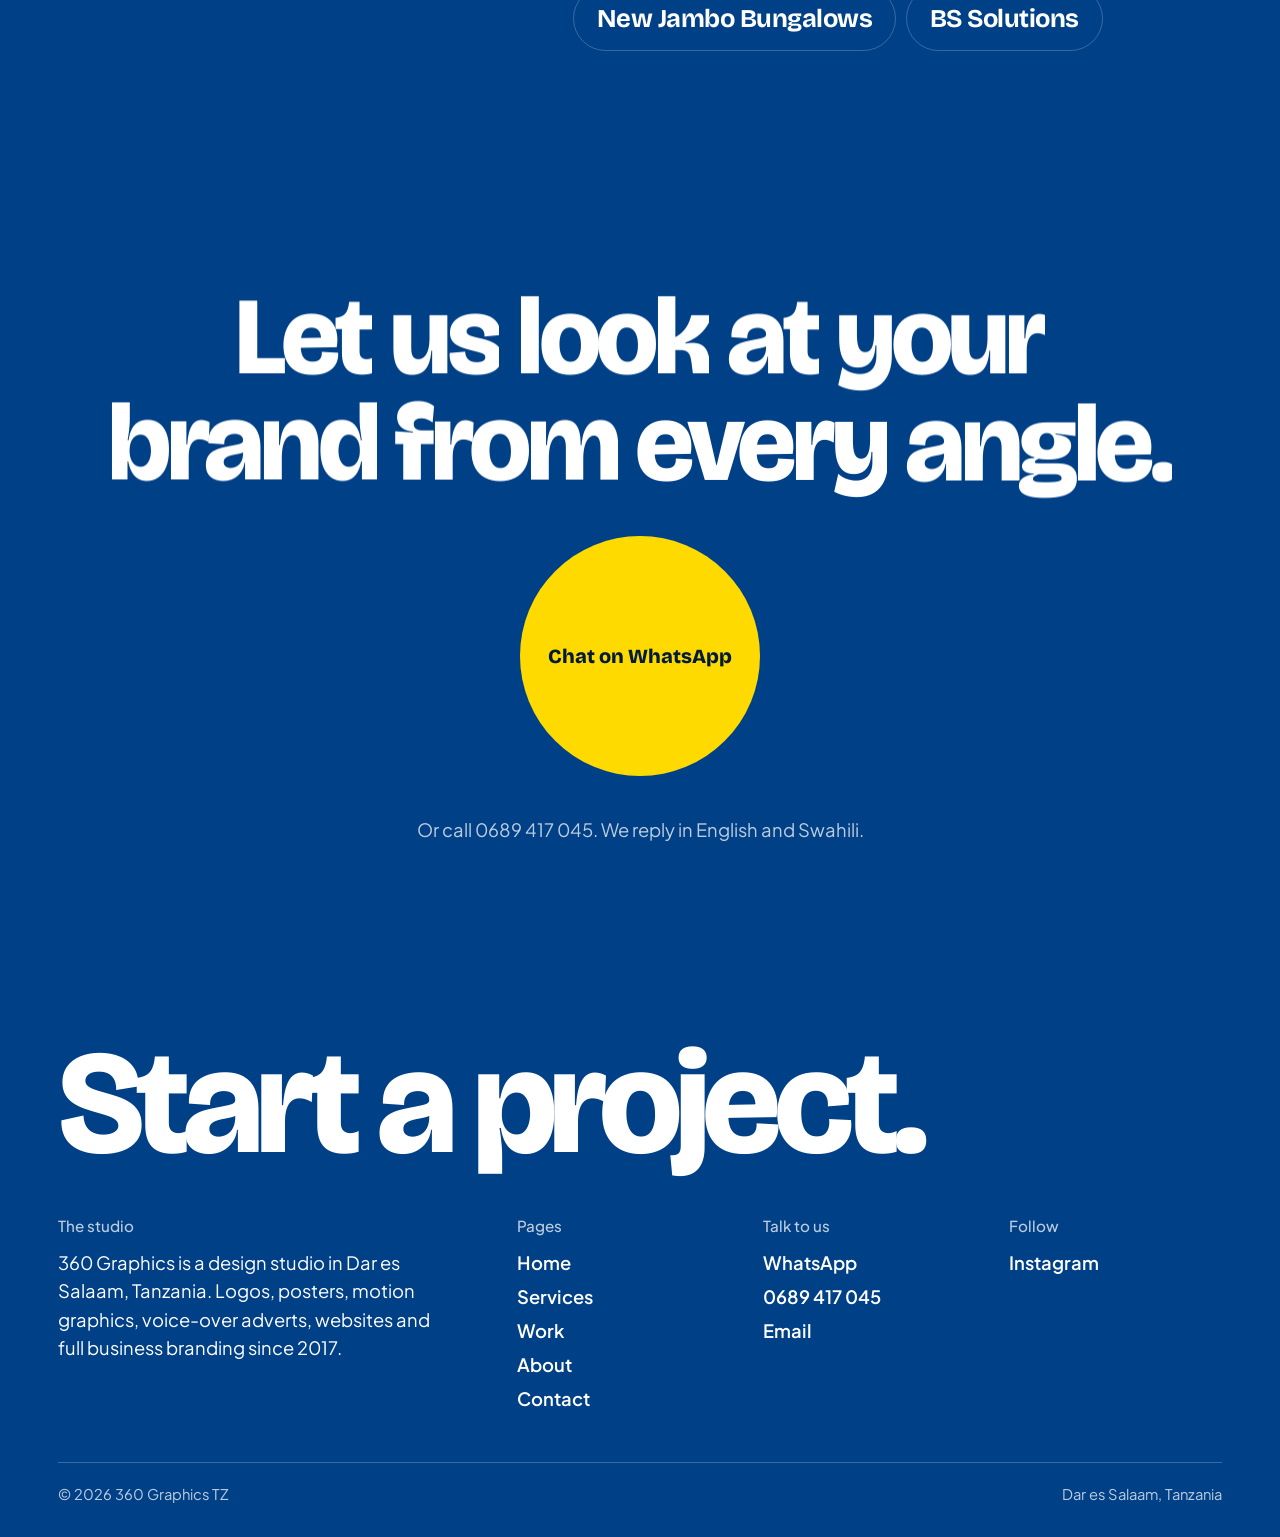
<file: about.html>
<!doctype html>
<html lang="en">
<head>
<meta charset="utf-8">
<meta name="viewport" content="width=device-width, initial-scale=1">
<title>About — 360 Graphics TZ</title>
<meta name="description" content="A graphic design company in Dar es Salaam, Tanzania, designing for businesses, events and organisations since 2017.">
<meta name="theme-color" content="#004087">
<meta property="og:title" content="About — 360 Graphics TZ">
<meta property="og:description" content="A graphic design company in Dar es Salaam, Tanzania, designing for businesses, events and organisations since 2017.">
<meta property="og:type" content="website">
<meta property="og:image" content="img/og.jpg">
<link rel="icon" href="img/favicon.png" type="image/png">
<link rel="apple-touch-icon" href="img/apple-touch-icon.png">
<link rel="preload" href="fonts/bricolage.woff2" as="font" type="font/woff2" crossorigin>
<link rel="preload" href="fonts/jakarta.woff2" as="font" type="font/woff2" crossorigin>
<link rel="stylesheet" href="css/site.css">
<script>document.documentElement.classList.add('js');setTimeout(function(){if(!window.__siteReady)document.documentElement.classList.add('no-anim')},4000)</script>
</head>
<body data-page="about" data-theme="blue">
<a class="skip" href="#main">Skip to content</a>
<div class="iris" aria-hidden="true"><div class="iris-count"><b>0</b><sup>°</sup></div></div>
<div class="cursor" aria-hidden="true"></div>
<header class="header">
  <a class="brand" href="index.html" aria-label="360 Graphics, home"><img src="img/logo.webp" width="46" height="46" alt=""><span>360 Graphics</span></a>
  <nav class="nav" aria-label="Main">
    <a href="services.html">Services</a>
    <a href="work.html">Work</a>
    <a href="about.html" aria-current="page">About</a>
    <a class="nav-cta" href="contact.html">Start a project</a>
  </nav>
  <button class="menu-btn" type="button" aria-expanded="false" aria-controls="menu"><i></i><span>Menu</span></button>
</header>
<div class="menu" id="menu">
  <ul>
    <li><a href="index.html">Home</a></li>
    <li><a href="services.html">Services</a></li>
    <li><a href="work.html">Work</a></li>
    <li><a href="about.html" aria-current="page">About</a></li>
    <li><a href="contact.html">Contact</a></li>
  </ul>
  <div class="menu-foot"><a class="link" href="https://wa.me/255689417045?text=Hello%20360%20Graphics!%20I%20would%20like%20to%20talk%20about%20a%20design%20project." target="_blank" rel="noopener">WhatsApp 0689 417 045</a><a class="link" href="https://www.instagram.com/360._graphics/" target="_blank" rel="noopener">Instagram</a></div>
</div>
<main id="main">
<section class="wrap phero" data-theme="blue">
  <h1 class="display h-xl" data-split>One studio. Every side of your brand.</h1>
  <p class="lead" data-reveal>360 Graphics is a graphic design company in Dar es Salaam, Tanzania. We have been designing for businesses, events and organisations since 2017.</p>
</section>
<section class="marquee" data-theme="blue" aria-hidden="true">
  <div class="marquee-row imgq" data-dir="-1" style="gap:1rem"><span style="padding:0 1rem 0 0"><img src="img/work/ofa-kabambe.webp" alt="" loading="lazy" style="height:clamp(11rem,26vw,20rem);width:auto;border-radius:16px"></span><span style="padding:0 1rem 0 0"><img src="img/work/jaguar-logo.webp" alt="" loading="lazy" style="height:clamp(11rem,26vw,20rem);width:auto;border-radius:16px"></span><span style="padding:0 1rem 0 0"><img src="img/work/national-safari.webp" alt="" loading="lazy" style="height:clamp(11rem,26vw,20rem);width:auto;border-radius:16px"></span><span style="padding:0 1rem 0 0"><img src="img/work/burgerlab.webp" alt="" loading="lazy" style="height:clamp(11rem,26vw,20rem);width:auto;border-radius:16px"></span><span style="padding:0 1rem 0 0"><img src="img/work/karaoke-friday.webp" alt="" loading="lazy" style="height:clamp(11rem,26vw,20rem);width:auto;border-radius:16px"></span><span style="padding:0 1rem 0 0"><img src="img/work/jaguar-umbrella.webp" alt="" loading="lazy" style="height:clamp(11rem,26vw,20rem);width:auto;border-radius:16px"></span><span style="padding:0 1rem 0 0"><img src="img/work/twenzetu-mbugani.webp" alt="" loading="lazy" style="height:clamp(11rem,26vw,20rem);width:auto;border-radius:16px"></span><span style="padding:0 1rem 0 0"><img src="img/work/food-packaging.webp" alt="" loading="lazy" style="height:clamp(11rem,26vw,20rem);width:auto;border-radius:16px"></span></div>
</section>
<section class="wrap band" data-theme="paper">
  <div class="split">
    <h2 class="display h-lg" data-split>Why 360</h2>
    <div style="display:grid;gap:1.25rem;max-width:40rem">
      <p class="lead" style="color:var(--fg)" data-reveal>A brand is never seen from one side only. The same business shows up on a poster by the road, on a phone screen, on a product label and on the radio.</p>
      <p data-reveal>360 Graphics exists to make all of those look and sound like one company. The studio opened in 2017. Since then we have delivered more than 5,000 projects, from single business cards to complete brand systems, motion graphic adverts and voice-over adverts.</p>
      <p data-reveal>Clients come to us for one poster and stay for the logo, the packaging, the video and the website, because keeping everything with one team keeps the brand consistent.</p>
    </div>
  </div>
  <dl class="stats" style="margin-top:clamp(3rem,9vh,7rem)">
    <div><dt><span data-count="5000" data-suffix="+">5,000+</span></dt><dd>projects delivered</dd></div>
    <div><dt><span data-count="2017" data-plain="1">2017</span></dt><dd>the year the studio opened</dd></div>
    <div><dt><span data-count="42">42</span></dt><dd>design services under one roof</dd></div>
    <div><dt><span data-count="6000" data-suffix="+">6,000+</span></dt><dd>people following our work on Instagram</dd></div>
  </dl>
</section>
<section class="wrap band" data-theme="night">
  <h2 class="display h-lg" data-split style="margin-bottom:clamp(2rem,5vh,3.5rem)">What we hold ourselves to</h2>
  <div class="beliefs">
    <div class="belief" data-reveal><h3 class="display h-md">Design that sells, not just decorates</h3><p>Every piece has a job: get a call, fill an event, move a product off the shelf. We design for that result first and make it beautiful second.</p></div>
    <div class="belief" data-reveal><h3 class="display h-md">Words that sound like your customers</h3><p>Scripts and voice-overs are written the way your customers actually speak, in English or Swahili, never translated word for word.</p></div>
    <div class="belief" data-reveal><h3 class="display h-md">Files that work everywhere</h3><p>You receive artwork that is correctly sized and ready for the printer, the screen and social media, so you never have to come back for another format.</p></div>
    <div class="belief" data-reveal><h3 class="display h-md">One team from logo to billboard</h3><p>The people who design your logo also make your poster, your video advert and your website, so nothing drifts off-brand.</p></div>
  </div>
</section>
<section class="wrap band" data-theme="yellow">
  <div class="split">
    <h2 class="display h-lg" data-split>Brands we have designed for</h2>
    <ul class="names" data-reveal><li>Maisha Computers</li><li>Air Tanzania</li><li>Burgerlab</li><li>Soulmeats</li><li>Jaguar Digital Accessories</li><li>National Safari</li><li>Vonte</li><li>Nick Smart Services</li><li>New Jambo Bungalows</li><li>BS Solutions</li></ul>
  </div>
</section>

<section class="band" data-theme="blue">
  <div class="wrap cta">
    <h2 class="display h-xl" data-split>Let us look at your brand from every angle.</h2>
    <a class="big-btn" data-magnetic href="https://wa.me/255689417045?text=Hello%20360%20Graphics!%20I%20would%20like%20to%20talk%20about%20a%20design%20project." target="_blank" rel="noopener">Chat on WhatsApp</a>
    <p class="muted" data-reveal>Or call 0689 417 045. We reply in English and Swahili.</p>
  </div>
</section>
</main>
<footer class="footer wrap" data-theme="night">
  <div class="footer-top">
    <a class="display footer-word" href="contact.html">Start a project.</a>
    <div class="footer-cols">
      <div><h2>The studio</h2><p style="max-width:24rem">360 Graphics is a design studio in Dar es Salaam, Tanzania. Logos, posters, motion graphics, voice-over adverts, websites and full business branding since 2017.</p></div>
      <div><h2>Pages</h2><ul><li><a href="index.html">Home</a></li><li><a href="services.html">Services</a></li><li><a href="work.html">Work</a></li><li><a href="about.html">About</a></li><li><a href="contact.html">Contact</a></li></ul></div>
      <div><h2>Talk to us</h2><ul><li><a href="https://wa.me/255689417045?text=Hello%20360%20Graphics!%20I%20would%20like%20to%20talk%20about%20a%20design%20project." target="_blank" rel="noopener">WhatsApp</a></li><li><a href="tel:+255689417045">0689 417 045</a></li><li><a href="mailto:360graphicstz@gmail.com">Email</a></li></ul></div>
      <div><h2>Follow</h2><ul><li><a href="https://www.instagram.com/360._graphics/" target="_blank" rel="noopener">Instagram</a></li></ul></div>
    </div>
  </div>
  <div class="footer-base"><span>© 2026 360 Graphics TZ</span><span>Dar es Salaam, Tanzania</span></div>
</footer>
<script src="js/gsap.min.js" defer></script>
<script src="js/ScrollTrigger.min.js" defer></script>
<script src="js/lenis.min.js" defer></script>
<script src="js/site.js" defer></script>
</body>
</html>
</file>
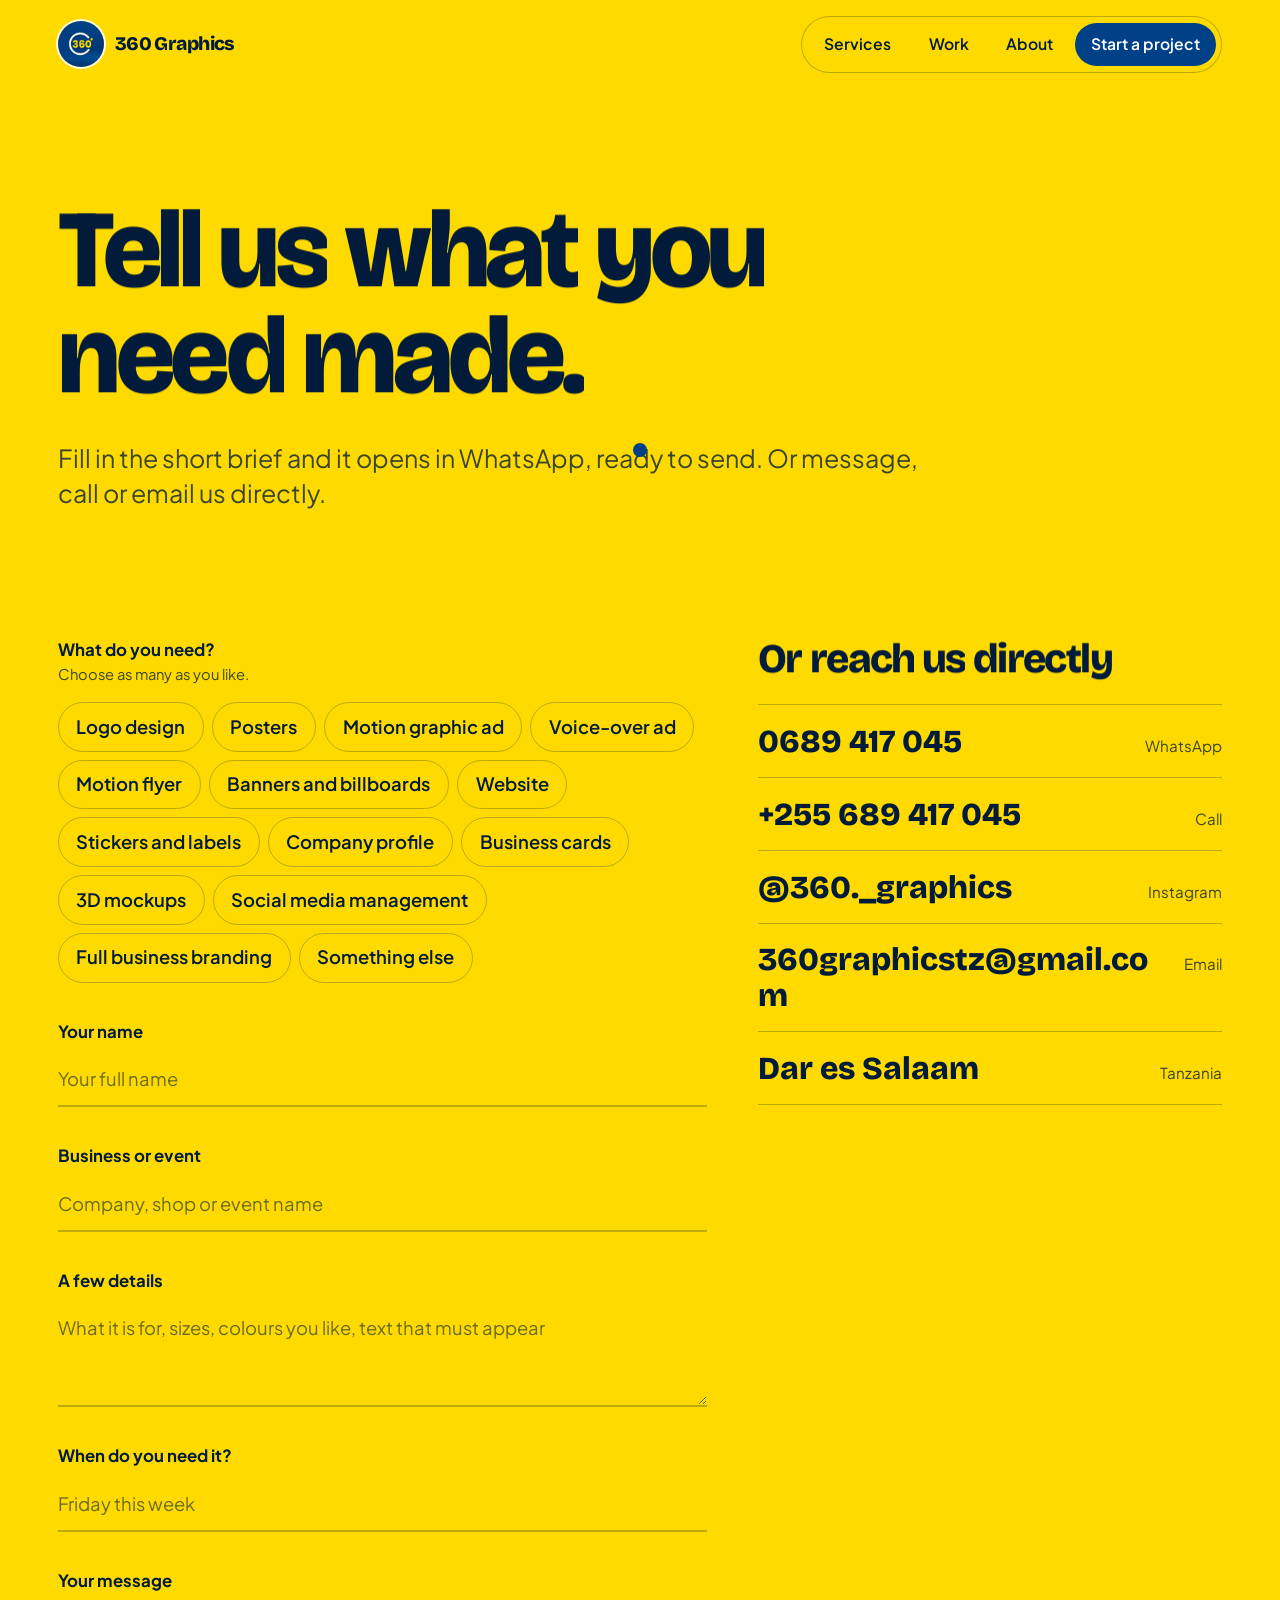
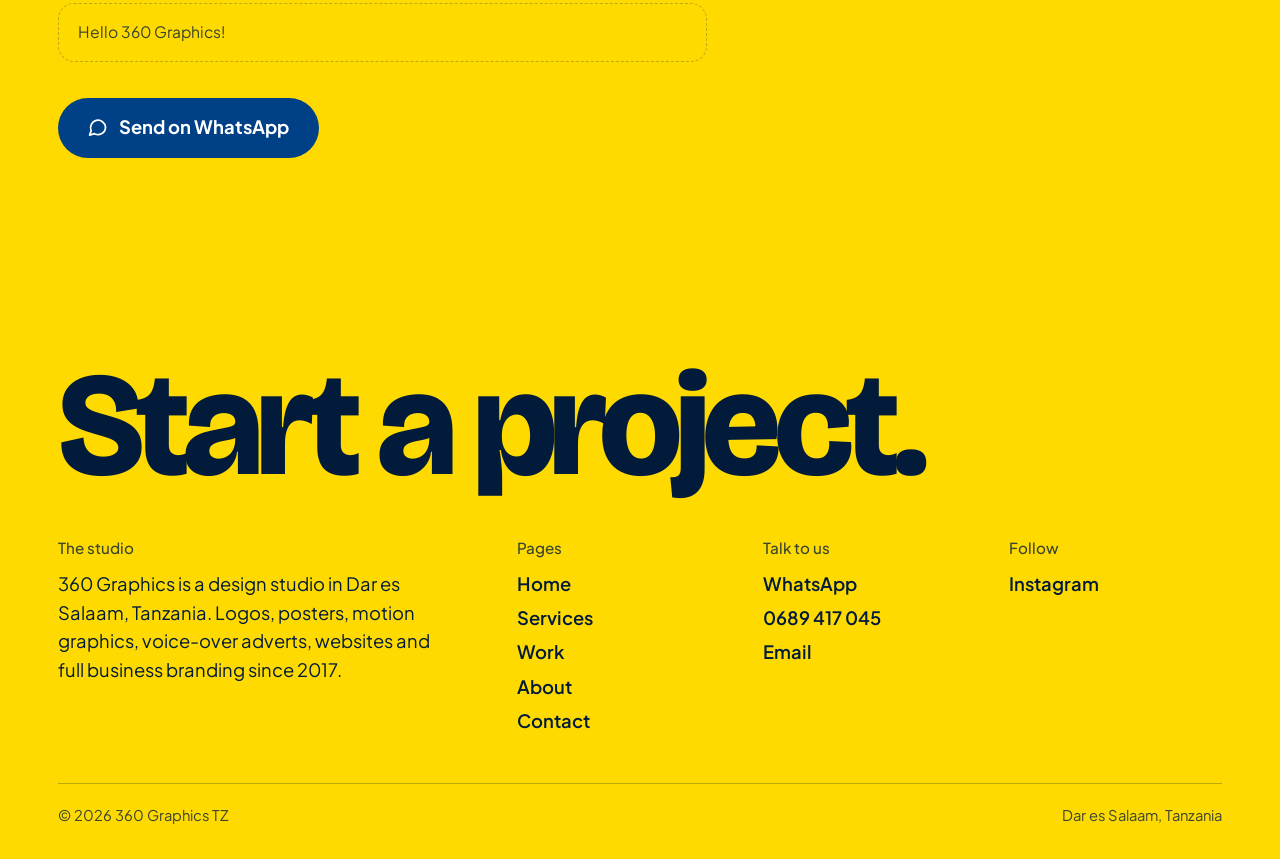
<file: contact.html>
<!doctype html>
<html lang="en">
<head>
<meta charset="utf-8">
<meta name="viewport" content="width=device-width, initial-scale=1">
<title>Contact — 360 Graphics TZ</title>
<meta name="description" content="Start a design project with 360 Graphics. WhatsApp 0689 417 045.">
<meta name="theme-color" content="#004087">
<meta property="og:title" content="Contact — 360 Graphics TZ">
<meta property="og:description" content="Start a design project with 360 Graphics. WhatsApp 0689 417 045.">
<meta property="og:type" content="website">
<meta property="og:image" content="img/og.jpg">
<link rel="icon" href="img/favicon.png" type="image/png">
<link rel="apple-touch-icon" href="img/apple-touch-icon.png">
<link rel="preload" href="fonts/bricolage.woff2" as="font" type="font/woff2" crossorigin>
<link rel="preload" href="fonts/jakarta.woff2" as="font" type="font/woff2" crossorigin>
<link rel="stylesheet" href="css/site.css">
<script>document.documentElement.classList.add('js');setTimeout(function(){if(!window.__siteReady)document.documentElement.classList.add('no-anim')},4000)</script>
</head>
<body data-page="contact" data-theme="yellow">
<a class="skip" href="#main">Skip to content</a>
<div class="iris" aria-hidden="true"><div class="iris-count"><b>0</b><sup>°</sup></div></div>
<div class="cursor" aria-hidden="true"></div>
<header class="header">
  <a class="brand" href="index.html" aria-label="360 Graphics, home"><img src="img/logo.webp" width="46" height="46" alt=""><span>360 Graphics</span></a>
  <nav class="nav" aria-label="Main">
    <a href="services.html">Services</a>
    <a href="work.html">Work</a>
    <a href="about.html">About</a>
    <a class="nav-cta" href="contact.html" aria-current="page">Start a project</a>
  </nav>
  <button class="menu-btn" type="button" aria-expanded="false" aria-controls="menu"><i></i><span>Menu</span></button>
</header>
<div class="menu" id="menu">
  <ul>
    <li><a href="index.html">Home</a></li>
    <li><a href="services.html">Services</a></li>
    <li><a href="work.html">Work</a></li>
    <li><a href="about.html">About</a></li>
    <li><a href="contact.html" aria-current="page">Contact</a></li>
  </ul>
  <div class="menu-foot"><a class="link" href="https://wa.me/255689417045?text=Hello%20360%20Graphics!%20I%20would%20like%20to%20talk%20about%20a%20design%20project." target="_blank" rel="noopener">WhatsApp 0689 417 045</a><a class="link" href="https://www.instagram.com/360._graphics/" target="_blank" rel="noopener">Instagram</a></div>
</div>
<main id="main">
<section class="wrap phero" data-theme="yellow">
  <h1 class="display h-xl" data-split>Tell us what you need made.</h1>
  <p class="lead" data-reveal>Fill in the short brief and it opens in WhatsApp, ready to send. Or message, call or email us directly.</p>
</section>
<section class="wrap band-tight" data-theme="yellow" style="padding-bottom:clamp(5rem,14vh,10rem)">
  <div class="split split-rev">
    <form class="brief" id="brief" novalidate>
      <fieldset class="field"><legend>What do you need?</legend><p class="hint">Choose as many as you like.</p>
        <div class="chips" style="margin-top:.4rem"><button class="chip" type="button" data-pick aria-pressed="false">Logo design</button><button class="chip" type="button" data-pick aria-pressed="false">Posters</button><button class="chip" type="button" data-pick aria-pressed="false">Motion graphic ad</button><button class="chip" type="button" data-pick aria-pressed="false">Voice-over ad</button><button class="chip" type="button" data-pick aria-pressed="false">Motion flyer</button><button class="chip" type="button" data-pick aria-pressed="false">Banners and billboards</button><button class="chip" type="button" data-pick aria-pressed="false">Website</button><button class="chip" type="button" data-pick aria-pressed="false">Stickers and labels</button><button class="chip" type="button" data-pick aria-pressed="false">Company profile</button><button class="chip" type="button" data-pick aria-pressed="false">Business cards</button><button class="chip" type="button" data-pick aria-pressed="false">3D mockups</button><button class="chip" type="button" data-pick aria-pressed="false">Social media management</button><button class="chip" type="button" data-pick aria-pressed="false">Full business branding</button><button class="chip" type="button" data-pick aria-pressed="false">Something else</button></div>
      </fieldset>
      <div class="field"><label for="b-name">Your name</label><input id="b-name" name="name" autocomplete="name" placeholder="Your full name"></div>
      <div class="field"><label for="b-biz">Business or event</label><input id="b-biz" name="biz" autocomplete="organization" placeholder="Company, shop or event name"></div>
      <div class="field"><label for="b-more">A few details</label><textarea id="b-more" name="more" placeholder="What it is for, sizes, colours you like, text that must appear"></textarea></div>
      <div class="field"><label for="b-when">When do you need it?</label><input id="b-when" name="when" placeholder="Friday this week"></div>
      <div class="field"><span>Your message</span><p class="preview" id="b-preview" aria-live="polite"></p></div>
      <p class="err" id="b-err" role="alert" hidden>Choose at least one service or write a few details, then send.</p>
      <div><button class="btn btn-solid" type="submit"><svg viewBox="0 0 24 24" fill="none" stroke="currentColor" stroke-width="2" stroke-linecap="round" stroke-linejoin="round" aria-hidden="true"><path d="M21 11.5a8.5 8.5 0 0 1-12.6 7.4L3 20.5l1.7-5A8.5 8.5 0 1 1 21 11.5Z"/></svg>Send on WhatsApp</button></div>
    </form>
    <div>
      <h2 class="display h-md" style="margin-bottom:1.5rem" data-split>Or reach us directly</h2>
      <div class="ways" data-reveal>
        <a href="https://wa.me/255689417045?text=Hello%20360%20Graphics!%20I%20would%20like%20to%20talk%20about%20a%20design%20project." target="_blank" rel="noopener"><b>0689 417 045</b><span>WhatsApp</span></a>
        <a href="tel:+255689417045"><b>+255 689 417 045</b><span>Call</span></a>
        <a href="https://www.instagram.com/360._graphics/" target="_blank" rel="noopener"><b>@360._graphics</b><span>Instagram</span></a>
        <a href="mailto:360graphicstz@gmail.com"><b>360graphicstz@gmail.com</b><span>Email</span></a>
        <a href="https://www.google.com/maps/search/?api=1&query=Dar+es+Salaam+Tanzania" target="_blank" rel="noopener"><b>Dar es Salaam</b><span>Tanzania</span></a>
      </div>
    </div>
  </div>
</section>
</main>
<footer class="footer wrap" data-theme="night">
  <div class="footer-top">
    <a class="display footer-word" href="contact.html">Start a project.</a>
    <div class="footer-cols">
      <div><h2>The studio</h2><p style="max-width:24rem">360 Graphics is a design studio in Dar es Salaam, Tanzania. Logos, posters, motion graphics, voice-over adverts, websites and full business branding since 2017.</p></div>
      <div><h2>Pages</h2><ul><li><a href="index.html">Home</a></li><li><a href="services.html">Services</a></li><li><a href="work.html">Work</a></li><li><a href="about.html">About</a></li><li><a href="contact.html">Contact</a></li></ul></div>
      <div><h2>Talk to us</h2><ul><li><a href="https://wa.me/255689417045?text=Hello%20360%20Graphics!%20I%20would%20like%20to%20talk%20about%20a%20design%20project." target="_blank" rel="noopener">WhatsApp</a></li><li><a href="tel:+255689417045">0689 417 045</a></li><li><a href="mailto:360graphicstz@gmail.com">Email</a></li></ul></div>
      <div><h2>Follow</h2><ul><li><a href="https://www.instagram.com/360._graphics/" target="_blank" rel="noopener">Instagram</a></li></ul></div>
    </div>
  </div>
  <div class="footer-base"><span>© 2026 360 Graphics TZ</span><span>Dar es Salaam, Tanzania</span></div>
</footer>
<script src="js/gsap.min.js" defer></script>
<script src="js/ScrollTrigger.min.js" defer></script>
<script src="js/lenis.min.js" defer></script>
<script src="js/site.js" defer></script>
</body>
</html>
</file>
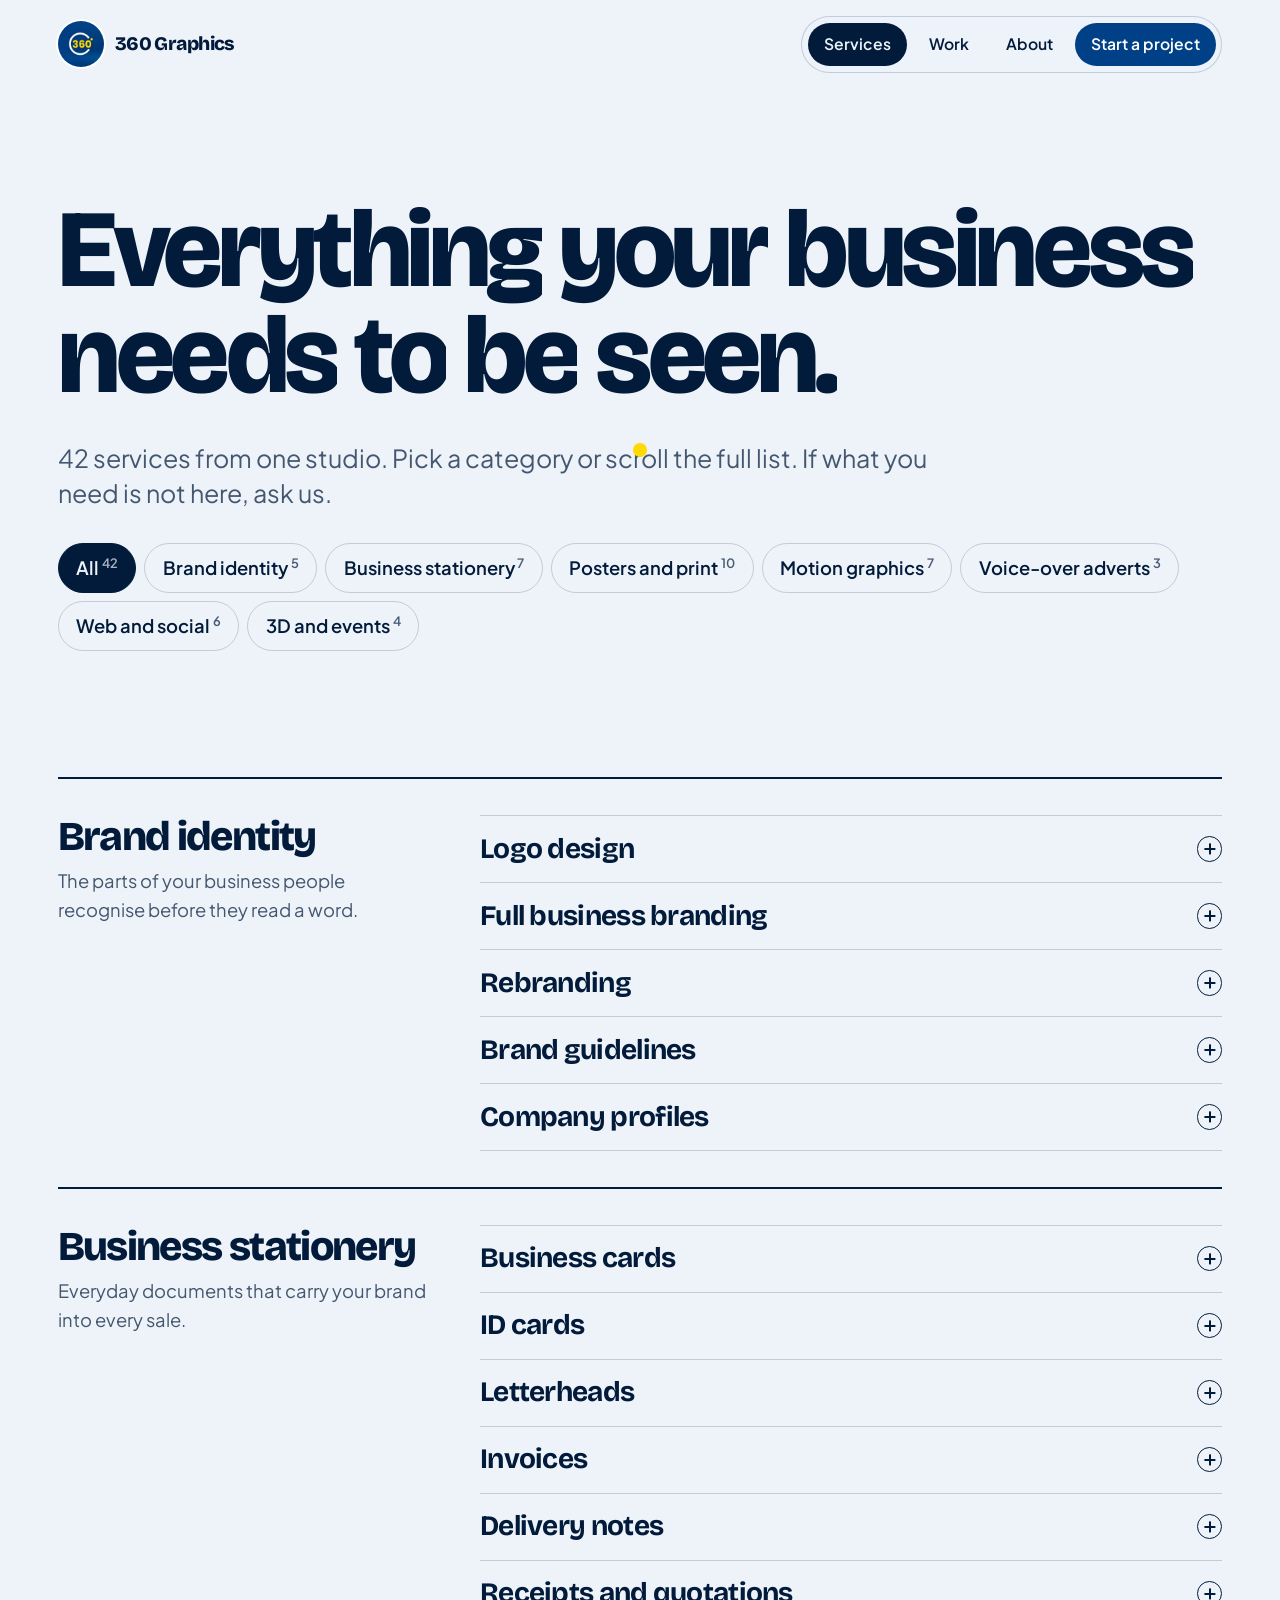
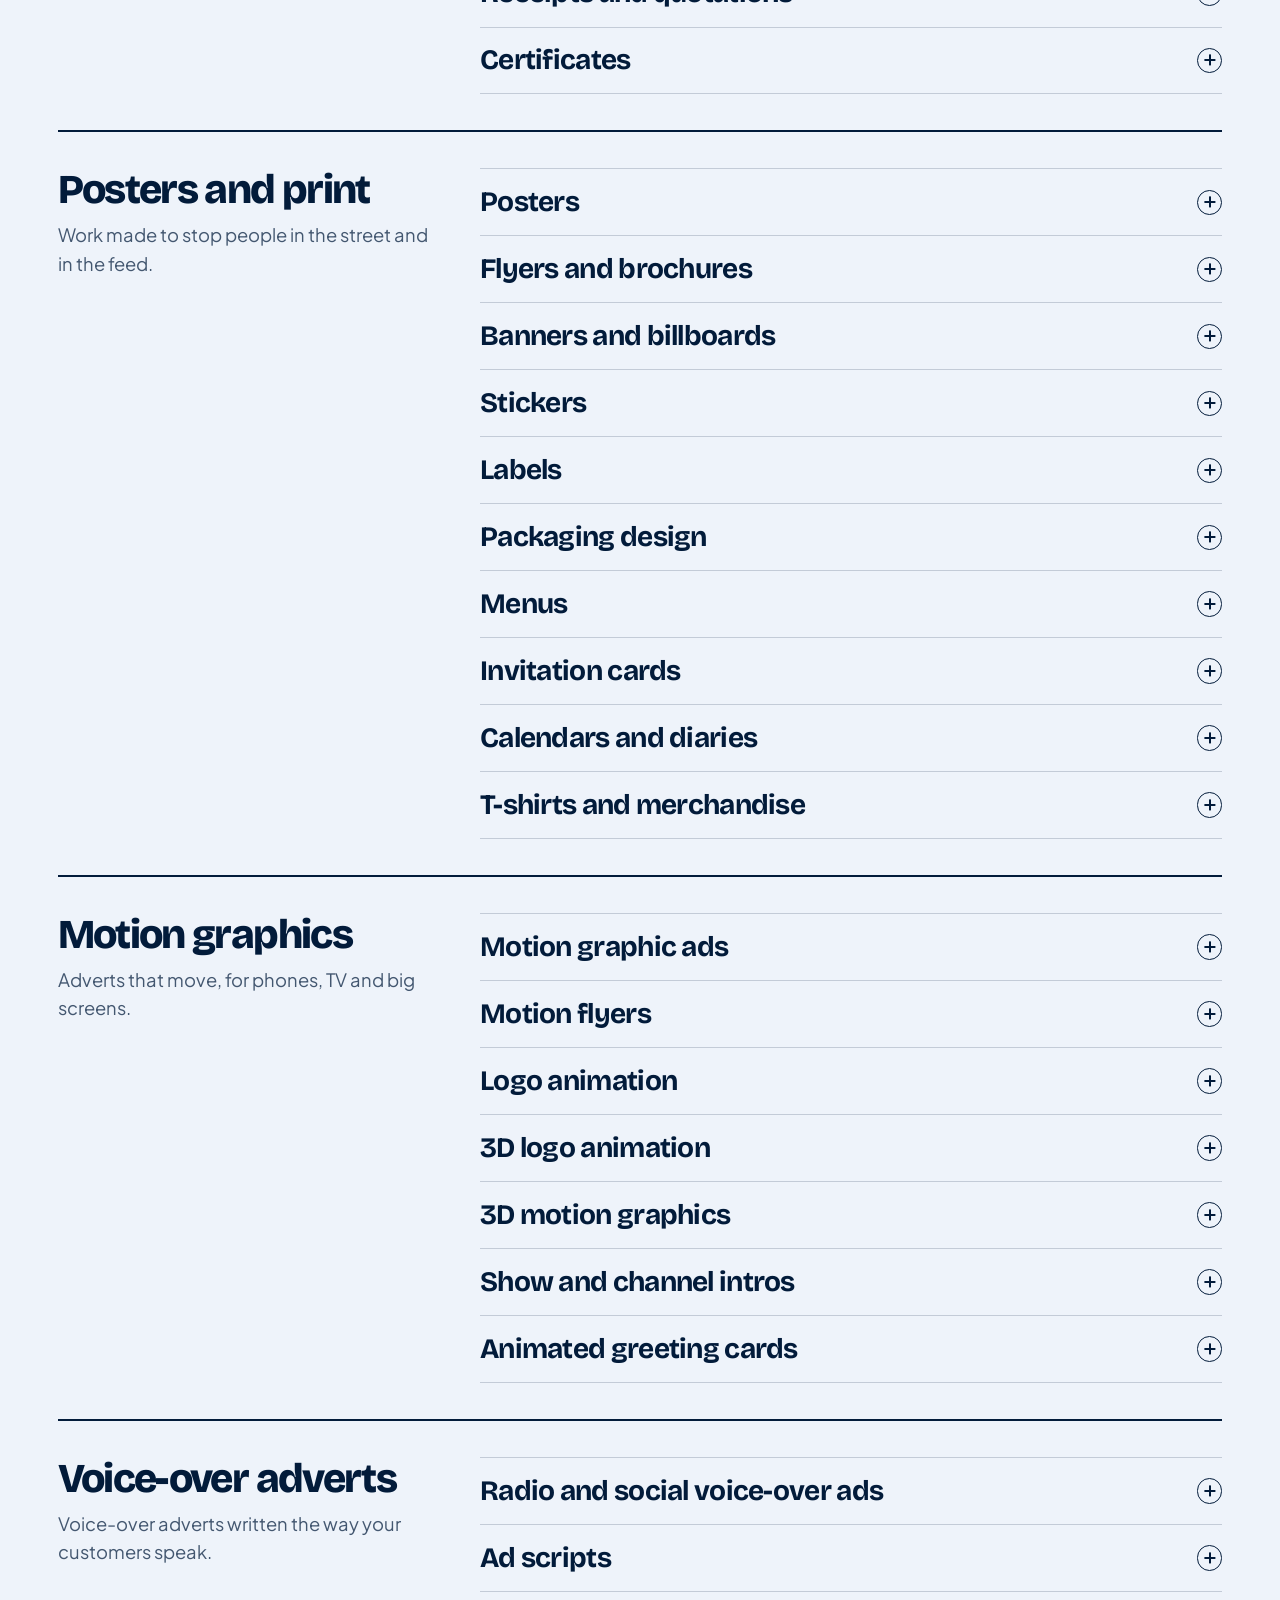
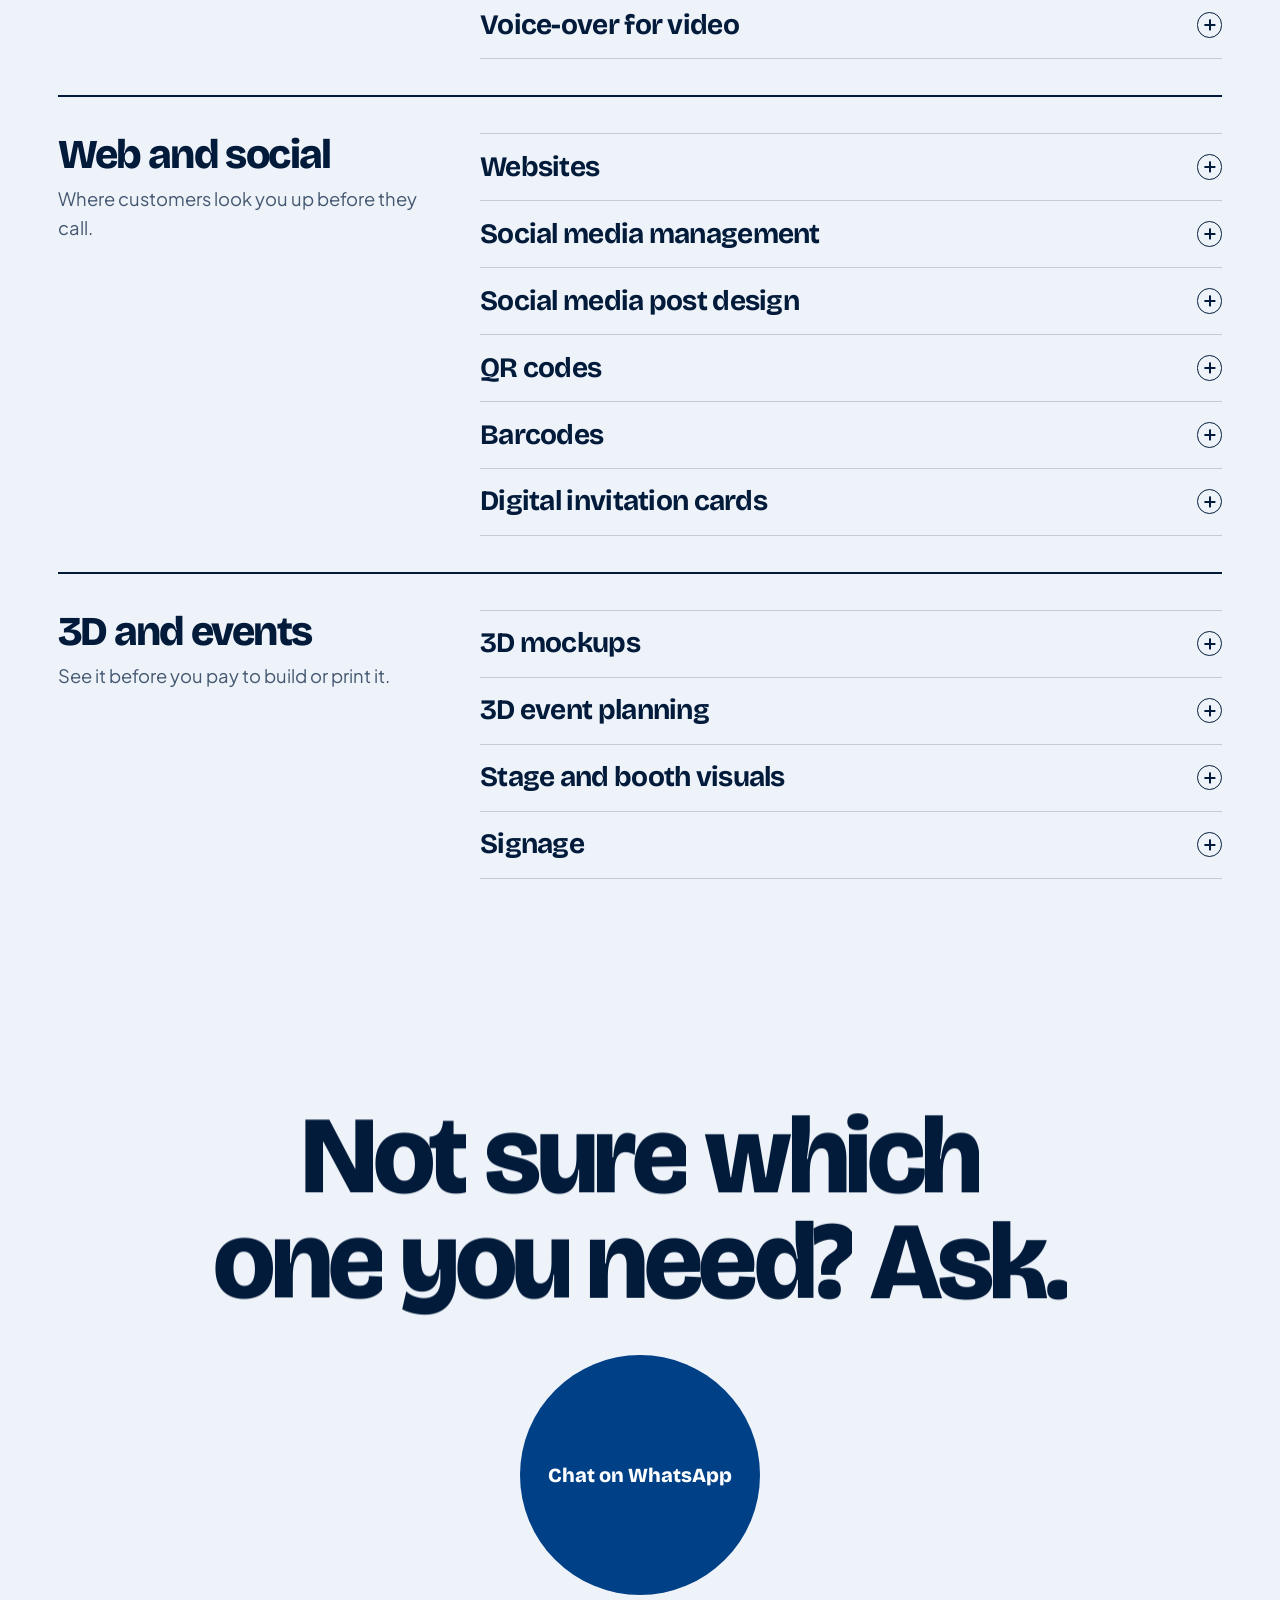
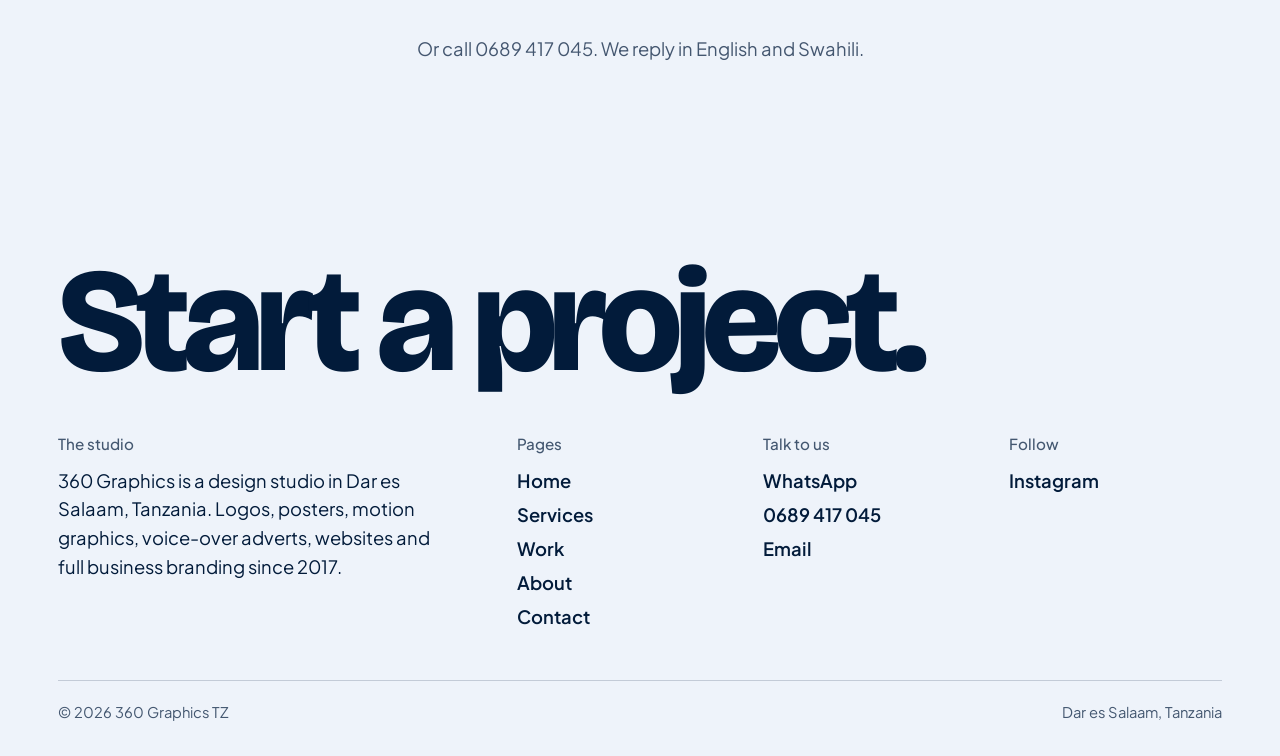
<file: services.html>
<!doctype html>
<html lang="en">
<head>
<meta charset="utf-8">
<meta name="viewport" content="width=device-width, initial-scale=1">
<title>Services — 360 Graphics TZ</title>
<meta name="description" content="42 design services: logos, posters, billboards, motion graphics, voice-over adverts, websites, stickers, labels, company profiles, 3D mockups and more.">
<meta name="theme-color" content="#004087">
<meta property="og:title" content="Services — 360 Graphics TZ">
<meta property="og:description" content="42 design services: logos, posters, billboards, motion graphics, voice-over adverts, websites, stickers, labels, company profiles, 3D mockups and more.">
<meta property="og:type" content="website">
<meta property="og:image" content="img/og.jpg">
<link rel="icon" href="img/favicon.png" type="image/png">
<link rel="apple-touch-icon" href="img/apple-touch-icon.png">
<link rel="preload" href="fonts/bricolage.woff2" as="font" type="font/woff2" crossorigin>
<link rel="preload" href="fonts/jakarta.woff2" as="font" type="font/woff2" crossorigin>
<link rel="stylesheet" href="css/site.css">
<script>document.documentElement.classList.add('js');setTimeout(function(){if(!window.__siteReady)document.documentElement.classList.add('no-anim')},4000)</script>
</head>
<body data-page="services" data-theme="paper">
<a class="skip" href="#main">Skip to content</a>
<div class="iris" aria-hidden="true"><div class="iris-count"><b>0</b><sup>°</sup></div></div>
<div class="cursor" aria-hidden="true"></div>
<header class="header">
  <a class="brand" href="index.html" aria-label="360 Graphics, home"><img src="img/logo.webp" width="46" height="46" alt=""><span>360 Graphics</span></a>
  <nav class="nav" aria-label="Main">
    <a href="services.html" aria-current="page">Services</a>
    <a href="work.html">Work</a>
    <a href="about.html">About</a>
    <a class="nav-cta" href="contact.html">Start a project</a>
  </nav>
  <button class="menu-btn" type="button" aria-expanded="false" aria-controls="menu"><i></i><span>Menu</span></button>
</header>
<div class="menu" id="menu">
  <ul>
    <li><a href="index.html">Home</a></li>
    <li><a href="services.html" aria-current="page">Services</a></li>
    <li><a href="work.html">Work</a></li>
    <li><a href="about.html">About</a></li>
    <li><a href="contact.html">Contact</a></li>
  </ul>
  <div class="menu-foot"><a class="link" href="https://wa.me/255689417045?text=Hello%20360%20Graphics!%20I%20would%20like%20to%20talk%20about%20a%20design%20project." target="_blank" rel="noopener">WhatsApp 0689 417 045</a><a class="link" href="https://www.instagram.com/360._graphics/" target="_blank" rel="noopener">Instagram</a></div>
</div>
<main id="main">
<section class="wrap phero" data-theme="paper">
  <h1 class="display h-xl" data-split>Everything your business needs to be seen.</h1>
  <p class="lead" data-reveal>42 services from one studio. Pick a category or scroll the full list. If what you need is not here, ask us.</p>
  <div class="chips" data-filter="svc" data-reveal role="group" aria-label="Filter services by category">
    <button class="chip" type="button" data-f="all" aria-pressed="true">All<sup>42</sup></button>
    <button class="chip" type="button" data-f="brand" aria-pressed="false">Brand identity<sup>5</sup></button>
    <button class="chip" type="button" data-f="stationery" aria-pressed="false">Business stationery<sup>7</sup></button>
    <button class="chip" type="button" data-f="print" aria-pressed="false">Posters and print<sup>10</sup></button>
    <button class="chip" type="button" data-f="motion" aria-pressed="false">Motion graphics<sup>7</sup></button>
    <button class="chip" type="button" data-f="sauti" aria-pressed="false">Voice-over adverts<sup>3</sup></button>
    <button class="chip" type="button" data-f="digital" aria-pressed="false">Web and social<sup>6</sup></button>
    <button class="chip" type="button" data-f="3d" aria-pressed="false">3D and events<sup>4</sup></button>
  </div>
</section>
<section class="wrap band-tight" data-theme="paper" id="list">
  <div class="svc-group" data-g="brand" data-img="jaguar-logo">
    <header><h2 class="display h-md">Brand identity</h2><p>The parts of your business people recognise before they read a word.</p></header>
    <ul>
      <li class="svc"><button type="button" aria-expanded="false" aria-controls="s-brand-0"><span>Logo design</span><i aria-hidden="true"></i></button><div class="svc-body" id="s-brand-0"><div><p>A mark built for your business, delivered in colour, single-colour and reversed versions for print and screen. <a class="link" href="https://wa.me/255689417045?text=Hello%20360%20Graphics!%20I%20need%3A%20Logo%20design." target="_blank" rel="noopener">Ask about this</a></p></div></div></li>
      <li class="svc"><button type="button" aria-expanded="false" aria-controls="s-brand-1"><span>Full business branding</span><i aria-hidden="true"></i></button><div class="svc-body" id="s-brand-1"><div><p>Logo, colours, typefaces and every item your business touches, designed as one system. <a class="link" href="https://wa.me/255689417045?text=Hello%20360%20Graphics!%20I%20need%3A%20Full%20business%20branding." target="_blank" rel="noopener">Ask about this</a></p></div></div></li>
      <li class="svc"><button type="button" aria-expanded="false" aria-controls="s-brand-2"><span>Rebranding</span><i aria-hidden="true"></i></button><div class="svc-body" id="s-brand-2"><div><p>A fresh look for a business that has outgrown its old one, without losing the customers who already know you. <a class="link" href="https://wa.me/255689417045?text=Hello%20360%20Graphics!%20I%20need%3A%20Rebranding." target="_blank" rel="noopener">Ask about this</a></p></div></div></li>
      <li class="svc"><button type="button" aria-expanded="false" aria-controls="s-brand-3"><span>Brand guidelines</span><i aria-hidden="true"></i></button><div class="svc-body" id="s-brand-3"><div><p>A short rulebook showing how to use your logo, colours and type so every printer and designer gets it right. <a class="link" href="https://wa.me/255689417045?text=Hello%20360%20Graphics!%20I%20need%3A%20Brand%20guidelines." target="_blank" rel="noopener">Ask about this</a></p></div></div></li>
      <li class="svc"><button type="button" aria-expanded="false" aria-controls="s-brand-4"><span>Company profiles</span><i aria-hidden="true"></i></button><div class="svc-body" id="s-brand-4"><div><p>Who you are, what you do and why to pick you, laid out as a document you can print or send as a PDF. <a class="link" href="https://wa.me/255689417045?text=Hello%20360%20Graphics!%20I%20need%3A%20Company%20profiles." target="_blank" rel="noopener">Ask about this</a></p></div></div></li>
    </ul>
  </div>
  <div class="svc-group" data-g="stationery" data-img="jaguar-packaging">
    <header><h2 class="display h-md">Business stationery</h2><p>Everyday documents that carry your brand into every sale.</p></header>
    <ul>
      <li class="svc"><button type="button" aria-expanded="false" aria-controls="s-stationery-0"><span>Business cards</span><i aria-hidden="true"></i></button><div class="svc-body" id="s-stationery-0"><div><p>Print-ready cards, single or double sided, with QR code if you want one. <a class="link" href="https://wa.me/255689417045?text=Hello%20360%20Graphics!%20I%20need%3A%20Business%20cards." target="_blank" rel="noopener">Ask about this</a></p></div></div></li>
      <li class="svc"><button type="button" aria-expanded="false" aria-controls="s-stationery-1"><span>ID cards</span><i aria-hidden="true"></i></button><div class="svc-body" id="s-stationery-1"><div><p>Staff and member ID cards with photo, role and barcode or QR code. <a class="link" href="https://wa.me/255689417045?text=Hello%20360%20Graphics!%20I%20need%3A%20ID%20cards." target="_blank" rel="noopener">Ask about this</a></p></div></div></li>
      <li class="svc"><button type="button" aria-expanded="false" aria-controls="s-stationery-2"><span>Letterheads</span><i aria-hidden="true"></i></button><div class="svc-body" id="s-stationery-2"><div><p>Branded letterheads supplied for print and as an editable Word template. <a class="link" href="https://wa.me/255689417045?text=Hello%20360%20Graphics!%20I%20need%3A%20Letterheads." target="_blank" rel="noopener">Ask about this</a></p></div></div></li>
      <li class="svc"><button type="button" aria-expanded="false" aria-controls="s-stationery-3"><span>Invoices</span><i aria-hidden="true"></i></button><div class="svc-body" id="s-stationery-3"><div><p>Invoice books and digital invoice templates with your branding and numbering. <a class="link" href="https://wa.me/255689417045?text=Hello%20360%20Graphics!%20I%20need%3A%20Invoices." target="_blank" rel="noopener">Ask about this</a></p></div></div></li>
      <li class="svc"><button type="button" aria-expanded="false" aria-controls="s-stationery-4"><span>Delivery notes</span><i aria-hidden="true"></i></button><div class="svc-body" id="s-stationery-4"><div><p>Delivery note books designed to match your invoices and receipts. <a class="link" href="https://wa.me/255689417045?text=Hello%20360%20Graphics!%20I%20need%3A%20Delivery%20notes." target="_blank" rel="noopener">Ask about this</a></p></div></div></li>
      <li class="svc"><button type="button" aria-expanded="false" aria-controls="s-stationery-5"><span>Receipts and quotations</span><i aria-hidden="true"></i></button><div class="svc-body" id="s-stationery-5"><div><p>Receipt books and quotation templates that look like they come from the same company. <a class="link" href="https://wa.me/255689417045?text=Hello%20360%20Graphics!%20I%20need%3A%20Receipts%20and%20quotations." target="_blank" rel="noopener">Ask about this</a></p></div></div></li>
      <li class="svc"><button type="button" aria-expanded="false" aria-controls="s-stationery-6"><span>Certificates</span><i aria-hidden="true"></i></button><div class="svc-body" id="s-stationery-6"><div><p>Award, training and membership certificates. <a class="link" href="https://wa.me/255689417045?text=Hello%20360%20Graphics!%20I%20need%3A%20Certificates." target="_blank" rel="noopener">Ask about this</a></p></div></div></li>
    </ul>
  </div>
  <div class="svc-group" data-g="print" data-img="ofa-kabambe">
    <header><h2 class="display h-md">Posters and print</h2><p>Work made to stop people in the street and in the feed.</p></header>
    <ul>
      <li class="svc"><button type="button" aria-expanded="false" aria-controls="s-print-0"><span>Posters</span><i aria-hidden="true"></i></button><div class="svc-body" id="s-print-0"><div><p>Promotion, product and event posters sized for print and for social media. <a class="link" href="https://wa.me/255689417045?text=Hello%20360%20Graphics!%20I%20need%3A%20Posters." target="_blank" rel="noopener">Ask about this</a></p></div></div></li>
      <li class="svc"><button type="button" aria-expanded="false" aria-controls="s-print-1"><span>Flyers and brochures</span><i aria-hidden="true"></i></button><div class="svc-body" id="s-print-1"><div><p>Flyers, folded leaflets and brochures for handing out or sending on WhatsApp. <a class="link" href="https://wa.me/255689417045?text=Hello%20360%20Graphics!%20I%20need%3A%20Flyers%20and%20brochures." target="_blank" rel="noopener">Ask about this</a></p></div></div></li>
      <li class="svc"><button type="button" aria-expanded="false" aria-controls="s-print-2"><span>Banners and billboards</span><i aria-hidden="true"></i></button><div class="svc-body" id="s-print-2"><div><p>Banners, roll-ups and billboards, set up at the right size and resolution for large-format printing. <a class="link" href="https://wa.me/255689417045?text=Hello%20360%20Graphics!%20I%20need%3A%20Banners%20and%20billboards." target="_blank" rel="noopener">Ask about this</a></p></div></div></li>
      <li class="svc"><button type="button" aria-expanded="false" aria-controls="s-print-3"><span>Stickers</span><i aria-hidden="true"></i></button><div class="svc-body" id="s-print-3"><div><p>Product, window, vehicle and promotional stickers in any shape. <a class="link" href="https://wa.me/255689417045?text=Hello%20360%20Graphics!%20I%20need%3A%20Stickers." target="_blank" rel="noopener">Ask about this</a></p></div></div></li>
      <li class="svc"><button type="button" aria-expanded="false" aria-controls="s-print-4"><span>Labels</span><i aria-hidden="true"></i></button><div class="svc-body" id="s-print-4"><div><p>Product labels with ingredients, barcode and regulatory details laid out clearly. <a class="link" href="https://wa.me/255689417045?text=Hello%20360%20Graphics!%20I%20need%3A%20Labels." target="_blank" rel="noopener">Ask about this</a></p></div></div></li>
      <li class="svc"><button type="button" aria-expanded="false" aria-controls="s-print-5"><span>Packaging design</span><i aria-hidden="true"></i></button><div class="svc-body" id="s-print-5"><div><p>Pouches, boxes, bottles and sachets, supplied with dielines for the printer. <a class="link" href="https://wa.me/255689417045?text=Hello%20360%20Graphics!%20I%20need%3A%20Packaging%20design." target="_blank" rel="noopener">Ask about this</a></p></div></div></li>
      <li class="svc"><button type="button" aria-expanded="false" aria-controls="s-print-6"><span>Menus</span><i aria-hidden="true"></i></button><div class="svc-body" id="s-print-6"><div><p>Restaurant and bar menus for print, table stands and screens. <a class="link" href="https://wa.me/255689417045?text=Hello%20360%20Graphics!%20I%20need%3A%20Menus." target="_blank" rel="noopener">Ask about this</a></p></div></div></li>
      <li class="svc"><button type="button" aria-expanded="false" aria-controls="s-print-7"><span>Invitation cards</span><i aria-hidden="true"></i></button><div class="svc-body" id="s-print-7"><div><p>Wedding, send-off, graduation and corporate event cards, printed or digital. <a class="link" href="https://wa.me/255689417045?text=Hello%20360%20Graphics!%20I%20need%3A%20Invitation%20cards." target="_blank" rel="noopener">Ask about this</a></p></div></div></li>
      <li class="svc"><button type="button" aria-expanded="false" aria-controls="s-print-8"><span>Calendars and diaries</span><i aria-hidden="true"></i></button><div class="svc-body" id="s-print-8"><div><p>Branded wall calendars, desk calendars and diaries. <a class="link" href="https://wa.me/255689417045?text=Hello%20360%20Graphics!%20I%20need%3A%20Calendars%20and%20diaries." target="_blank" rel="noopener">Ask about this</a></p></div></div></li>
      <li class="svc"><button type="button" aria-expanded="false" aria-controls="s-print-9"><span>T-shirts and merchandise</span><i aria-hidden="true"></i></button><div class="svc-body" id="s-print-9"><div><p>Artwork for T-shirts, caps, mugs, umbrellas and other branded items. <a class="link" href="https://wa.me/255689417045?text=Hello%20360%20Graphics!%20I%20need%3A%20T-shirts%20and%20merchandise." target="_blank" rel="noopener">Ask about this</a></p></div></div></li>
    </ul>
  </div>
  <div class="svc-group" data-g="motion" data-img="national-safari">
    <header><h2 class="display h-md">Motion graphics</h2><p>Adverts that move, for phones, TV and big screens.</p></header>
    <ul>
      <li class="svc"><button type="button" aria-expanded="false" aria-controls="s-motion-0"><span>Motion graphic ads</span><i aria-hidden="true"></i></button><div class="svc-body" id="s-motion-0"><div><p>Animated video adverts with music and voice-over, cut for Instagram, WhatsApp status, TikTok and TV. <a class="link" href="https://wa.me/255689417045?text=Hello%20360%20Graphics!%20I%20need%3A%20Motion%20graphic%20ads." target="_blank" rel="noopener">Ask about this</a></p></div></div></li>
      <li class="svc"><button type="button" aria-expanded="false" aria-controls="s-motion-1"><span>Motion flyers</span><i aria-hidden="true"></i></button><div class="svc-body" id="s-motion-1"><div><p>Your event or offer poster brought to life as a short animated video. <a class="link" href="https://wa.me/255689417045?text=Hello%20360%20Graphics!%20I%20need%3A%20Motion%20flyers." target="_blank" rel="noopener">Ask about this</a></p></div></div></li>
      <li class="svc"><button type="button" aria-expanded="false" aria-controls="s-motion-2"><span>Logo animation</span><i aria-hidden="true"></i></button><div class="svc-body" id="s-motion-2"><div><p>A short animated reveal of your logo to open or close your videos. <a class="link" href="https://wa.me/255689417045?text=Hello%20360%20Graphics!%20I%20need%3A%20Logo%20animation." target="_blank" rel="noopener">Ask about this</a></p></div></div></li>
      <li class="svc"><button type="button" aria-expanded="false" aria-controls="s-motion-3"><span>3D logo animation</span><i aria-hidden="true"></i></button><div class="svc-body" id="s-motion-3"><div><p>Your logo modelled and animated in 3D. <a class="link" href="https://wa.me/255689417045?text=Hello%20360%20Graphics!%20I%20need%3A%203D%20logo%20animation." target="_blank" rel="noopener">Ask about this</a></p></div></div></li>
      <li class="svc"><button type="button" aria-expanded="false" aria-controls="s-motion-4"><span>3D motion graphics</span><i aria-hidden="true"></i></button><div class="svc-body" id="s-motion-4"><div><p>Product and event promos built with 3D scenes. <a class="link" href="https://wa.me/255689417045?text=Hello%20360%20Graphics!%20I%20need%3A%203D%20motion%20graphics." target="_blank" rel="noopener">Ask about this</a></p></div></div></li>
      <li class="svc"><button type="button" aria-expanded="false" aria-controls="s-motion-5"><span>Show and channel intros</span><i aria-hidden="true"></i></button><div class="svc-body" id="s-motion-5"><div><p>Opening titles for TV programmes, YouTube channels and podcasts. <a class="link" href="https://wa.me/255689417045?text=Hello%20360%20Graphics!%20I%20need%3A%20Show%20and%20channel%20intros." target="_blank" rel="noopener">Ask about this</a></p></div></div></li>
      <li class="svc"><button type="button" aria-expanded="false" aria-controls="s-motion-6"><span>Animated greeting cards</span><i aria-hidden="true"></i></button><div class="svc-body" id="s-motion-6"><div><p>Holiday and celebration greetings from your business to your customers. <a class="link" href="https://wa.me/255689417045?text=Hello%20360%20Graphics!%20I%20need%3A%20Animated%20greeting%20cards." target="_blank" rel="noopener">Ask about this</a></p></div></div></li>
    </ul>
  </div>
  <div class="svc-group" data-g="sauti" data-img="sauti-yenye-mamlaka">
    <header><h2 class="display h-md">Voice-over adverts</h2><p>Voice-over adverts written the way your customers speak.</p></header>
    <ul>
      <li class="svc"><button type="button" aria-expanded="false" aria-controls="s-sauti-0"><span>Radio and social voice-over ads</span><i aria-hidden="true"></i></button><div class="svc-body" id="s-sauti-0"><div><p>Voice-over adverts in English or Swahili for radio, social media and loudspeakers. <a class="link" href="https://wa.me/255689417045?text=Hello%20360%20Graphics!%20I%20need%3A%20Radio%20and%20social%20voice-over%20ads." target="_blank" rel="noopener">Ask about this</a></p></div></div></li>
      <li class="svc"><button type="button" aria-expanded="false" aria-controls="s-sauti-1"><span>Ad scripts</span><i aria-hidden="true"></i></button><div class="svc-body" id="s-sauti-1"><div><p>Short, persuasive advert scripts in natural, everyday English or Swahili. <a class="link" href="https://wa.me/255689417045?text=Hello%20360%20Graphics!%20I%20need%3A%20Ad%20scripts." target="_blank" rel="noopener">Ask about this</a></p></div></div></li>
      <li class="svc"><button type="button" aria-expanded="false" aria-controls="s-sauti-2"><span>Voice-over for video</span><i aria-hidden="true"></i></button><div class="svc-body" id="s-sauti-2"><div><p>A voice track recorded and mixed to fit your existing video or motion graphic. <a class="link" href="https://wa.me/255689417045?text=Hello%20360%20Graphics!%20I%20need%3A%20Voice-over%20for%20video." target="_blank" rel="noopener">Ask about this</a></p></div></div></li>
    </ul>
  </div>
  <div class="svc-group" data-g="digital" data-img="maisha-ink-tank">
    <header><h2 class="display h-md">Web and social</h2><p>Where customers look you up before they call.</p></header>
    <ul>
      <li class="svc"><button type="button" aria-expanded="false" aria-controls="s-digital-0"><span>Websites</span><i aria-hidden="true"></i></button><div class="svc-body" id="s-digital-0"><div><p>Business websites that load fast on a phone and make it easy to call or message you. <a class="link" href="https://wa.me/255689417045?text=Hello%20360%20Graphics!%20I%20need%3A%20Websites." target="_blank" rel="noopener">Ask about this</a></p></div></div></li>
      <li class="svc"><button type="button" aria-expanded="false" aria-controls="s-digital-1"><span>Social media management</span><i aria-hidden="true"></i></button><div class="svc-body" id="s-digital-1"><div><p>A planned month of posts, designed, captioned and published for you. <a class="link" href="https://wa.me/255689417045?text=Hello%20360%20Graphics!%20I%20need%3A%20Social%20media%20management." target="_blank" rel="noopener">Ask about this</a></p></div></div></li>
      <li class="svc"><button type="button" aria-expanded="false" aria-controls="s-digital-2"><span>Social media post design</span><i aria-hidden="true"></i></button><div class="svc-body" id="s-digital-2"><div><p>Single posts, carousels and story sets in your brand style. <a class="link" href="https://wa.me/255689417045?text=Hello%20360%20Graphics!%20I%20need%3A%20Social%20media%20post%20design." target="_blank" rel="noopener">Ask about this</a></p></div></div></li>
      <li class="svc"><button type="button" aria-expanded="false" aria-controls="s-digital-3"><span>QR codes</span><i aria-hidden="true"></i></button><div class="svc-body" id="s-digital-3"><div><p>QR codes for menus, payments, links and business cards, tested before delivery. <a class="link" href="https://wa.me/255689417045?text=Hello%20360%20Graphics!%20I%20need%3A%20QR%20codes." target="_blank" rel="noopener">Ask about this</a></p></div></div></li>
      <li class="svc"><button type="button" aria-expanded="false" aria-controls="s-digital-4"><span>Barcodes</span><i aria-hidden="true"></i></button><div class="svc-body" id="s-digital-4"><div><p>Retail barcodes placed correctly on your label or packaging artwork. <a class="link" href="https://wa.me/255689417045?text=Hello%20360%20Graphics!%20I%20need%3A%20Barcodes." target="_blank" rel="noopener">Ask about this</a></p></div></div></li>
      <li class="svc"><button type="button" aria-expanded="false" aria-controls="s-digital-5"><span>Digital invitation cards</span><i aria-hidden="true"></i></button><div class="svc-body" id="s-digital-5"><div><p>Invitations made to share on WhatsApp. <a class="link" href="https://wa.me/255689417045?text=Hello%20360%20Graphics!%20I%20need%3A%20Digital%20invitation%20cards." target="_blank" rel="noopener">Ask about this</a></p></div></div></li>
    </ul>
  </div>
  <div class="svc-group" data-g="3d" data-img="jaguar-umbrella">
    <header><h2 class="display h-md">3D and events</h2><p>See it before you pay to build or print it.</p></header>
    <ul>
      <li class="svc"><button type="button" aria-expanded="false" aria-controls="s-3d-0"><span>3D mockups</span><i aria-hidden="true"></i></button><div class="svc-body" id="s-3d-0"><div><p>Your design shown on realistic products, packaging, signage and vehicles before printing. <a class="link" href="https://wa.me/255689417045?text=Hello%20360%20Graphics!%20I%20need%3A%203D%20mockups." target="_blank" rel="noopener">Ask about this</a></p></div></div></li>
      <li class="svc"><button type="button" aria-expanded="false" aria-controls="s-3d-1"><span>3D event planning</span><i aria-hidden="true"></i></button><div class="svc-body" id="s-3d-1"><div><p>A 3D view of your venue, stage, seating and decor so you can approve the layout in advance. <a class="link" href="https://wa.me/255689417045?text=Hello%20360%20Graphics!%20I%20need%3A%203D%20event%20planning." target="_blank" rel="noopener">Ask about this</a></p></div></div></li>
      <li class="svc"><button type="button" aria-expanded="false" aria-controls="s-3d-2"><span>Stage and booth visuals</span><i aria-hidden="true"></i></button><div class="svc-body" id="s-3d-2"><div><p>Exhibition stands, stage backdrops and screen content. <a class="link" href="https://wa.me/255689417045?text=Hello%20360%20Graphics!%20I%20need%3A%20Stage%20and%20booth%20visuals." target="_blank" rel="noopener">Ask about this</a></p></div></div></li>
      <li class="svc"><button type="button" aria-expanded="false" aria-controls="s-3d-3"><span>Signage</span><i aria-hidden="true"></i></button><div class="svc-body" id="s-3d-3"><div><p>Shop signs, office door branding and wayfinding. <a class="link" href="https://wa.me/255689417045?text=Hello%20360%20Graphics!%20I%20need%3A%20Signage." target="_blank" rel="noopener">Ask about this</a></p></div></div></li>
    </ul>
  </div>
</section>
<div class="peek" aria-hidden="true"><img src="img/work/jaguar-logo.webp" alt=""></div>

<section class="band" data-theme="blue">
  <div class="wrap cta">
    <h2 class="display h-xl" data-split>Not sure which one you need? Ask.</h2>
    <a class="big-btn" data-magnetic href="https://wa.me/255689417045?text=Hello%20360%20Graphics!%20I%20would%20like%20to%20talk%20about%20a%20design%20project." target="_blank" rel="noopener">Chat on WhatsApp</a>
    <p class="muted" data-reveal>Or call 0689 417 045. We reply in English and Swahili.</p>
  </div>
</section>
</main>
<footer class="footer wrap" data-theme="night">
  <div class="footer-top">
    <a class="display footer-word" href="contact.html">Start a project.</a>
    <div class="footer-cols">
      <div><h2>The studio</h2><p style="max-width:24rem">360 Graphics is a design studio in Dar es Salaam, Tanzania. Logos, posters, motion graphics, voice-over adverts, websites and full business branding since 2017.</p></div>
      <div><h2>Pages</h2><ul><li><a href="index.html">Home</a></li><li><a href="services.html">Services</a></li><li><a href="work.html">Work</a></li><li><a href="about.html">About</a></li><li><a href="contact.html">Contact</a></li></ul></div>
      <div><h2>Talk to us</h2><ul><li><a href="https://wa.me/255689417045?text=Hello%20360%20Graphics!%20I%20would%20like%20to%20talk%20about%20a%20design%20project." target="_blank" rel="noopener">WhatsApp</a></li><li><a href="tel:+255689417045">0689 417 045</a></li><li><a href="mailto:360graphicstz@gmail.com">Email</a></li></ul></div>
      <div><h2>Follow</h2><ul><li><a href="https://www.instagram.com/360._graphics/" target="_blank" rel="noopener">Instagram</a></li></ul></div>
    </div>
  </div>
  <div class="footer-base"><span>© 2026 360 Graphics TZ</span><span>Dar es Salaam, Tanzania</span></div>
</footer>
<script src="js/gsap.min.js" defer></script>
<script src="js/ScrollTrigger.min.js" defer></script>
<script src="js/lenis.min.js" defer></script>
<script src="js/site.js" defer></script>
</body>
</html>
</file>
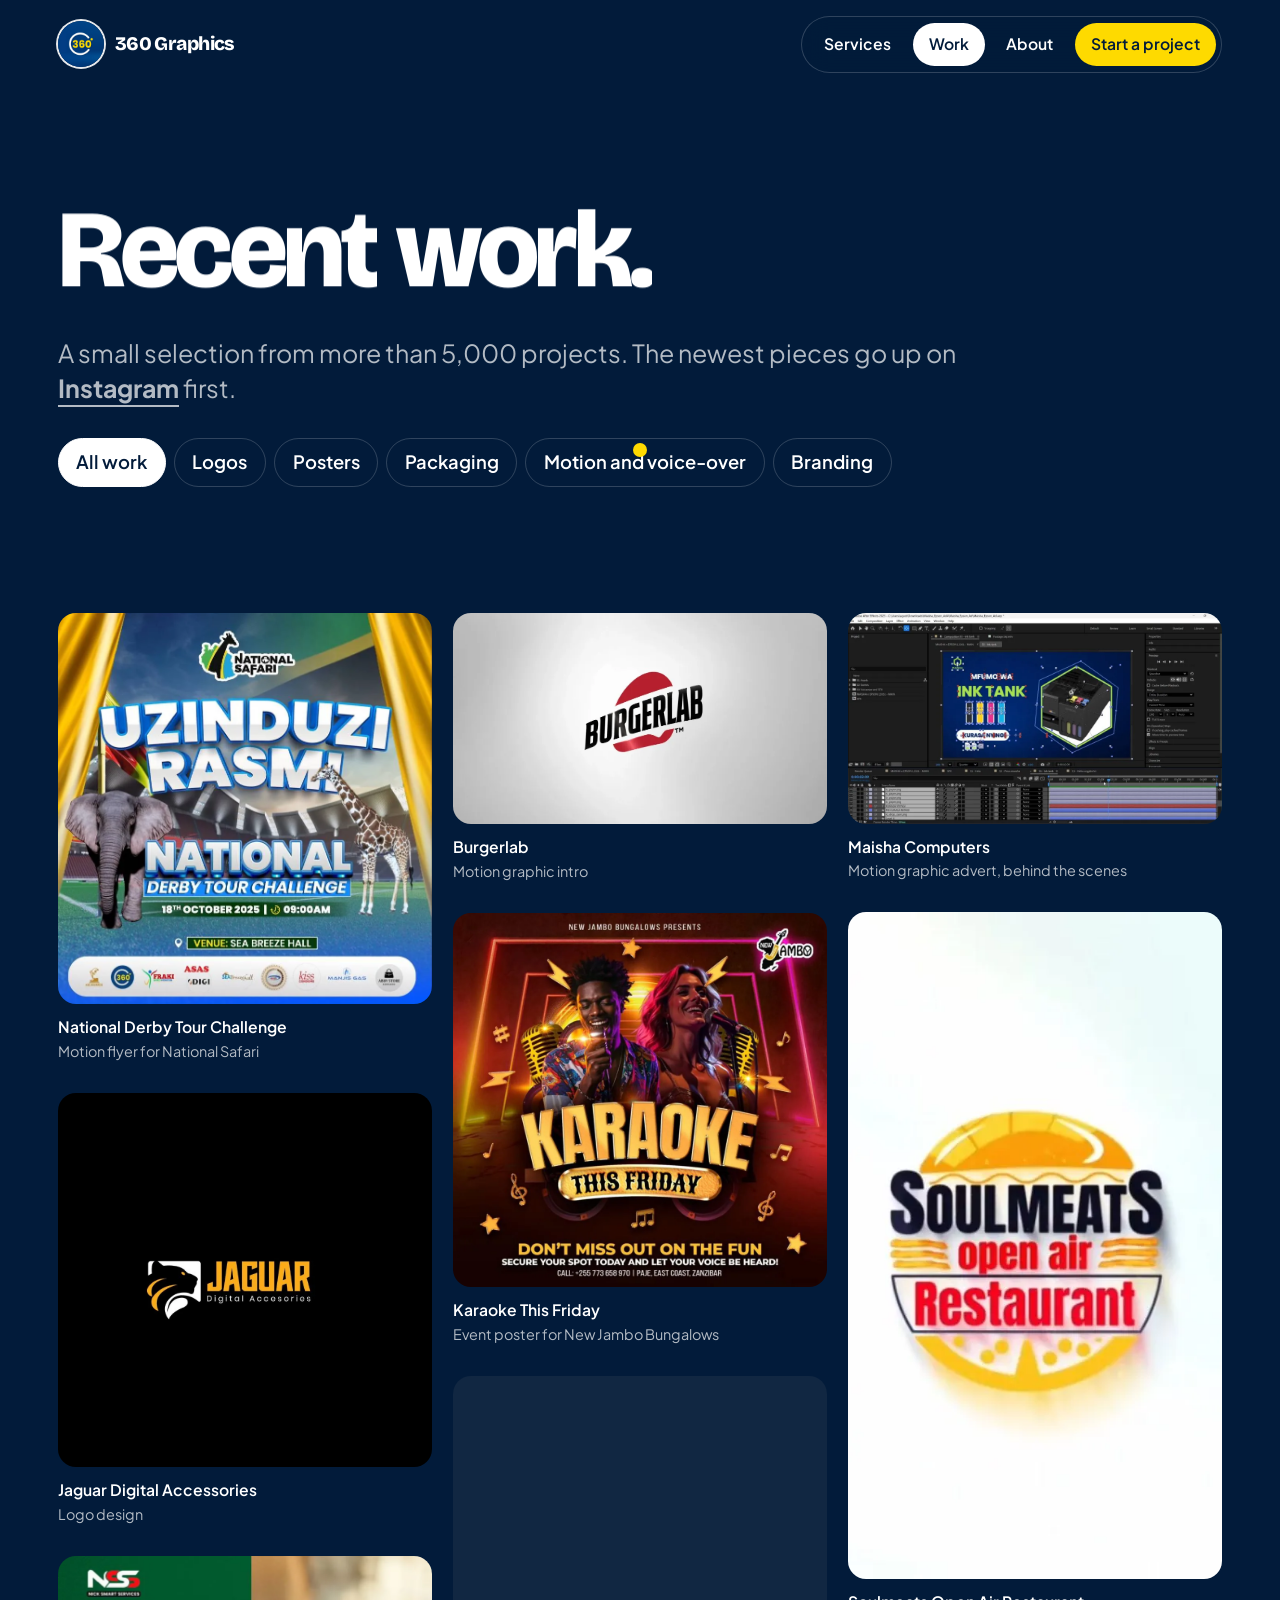
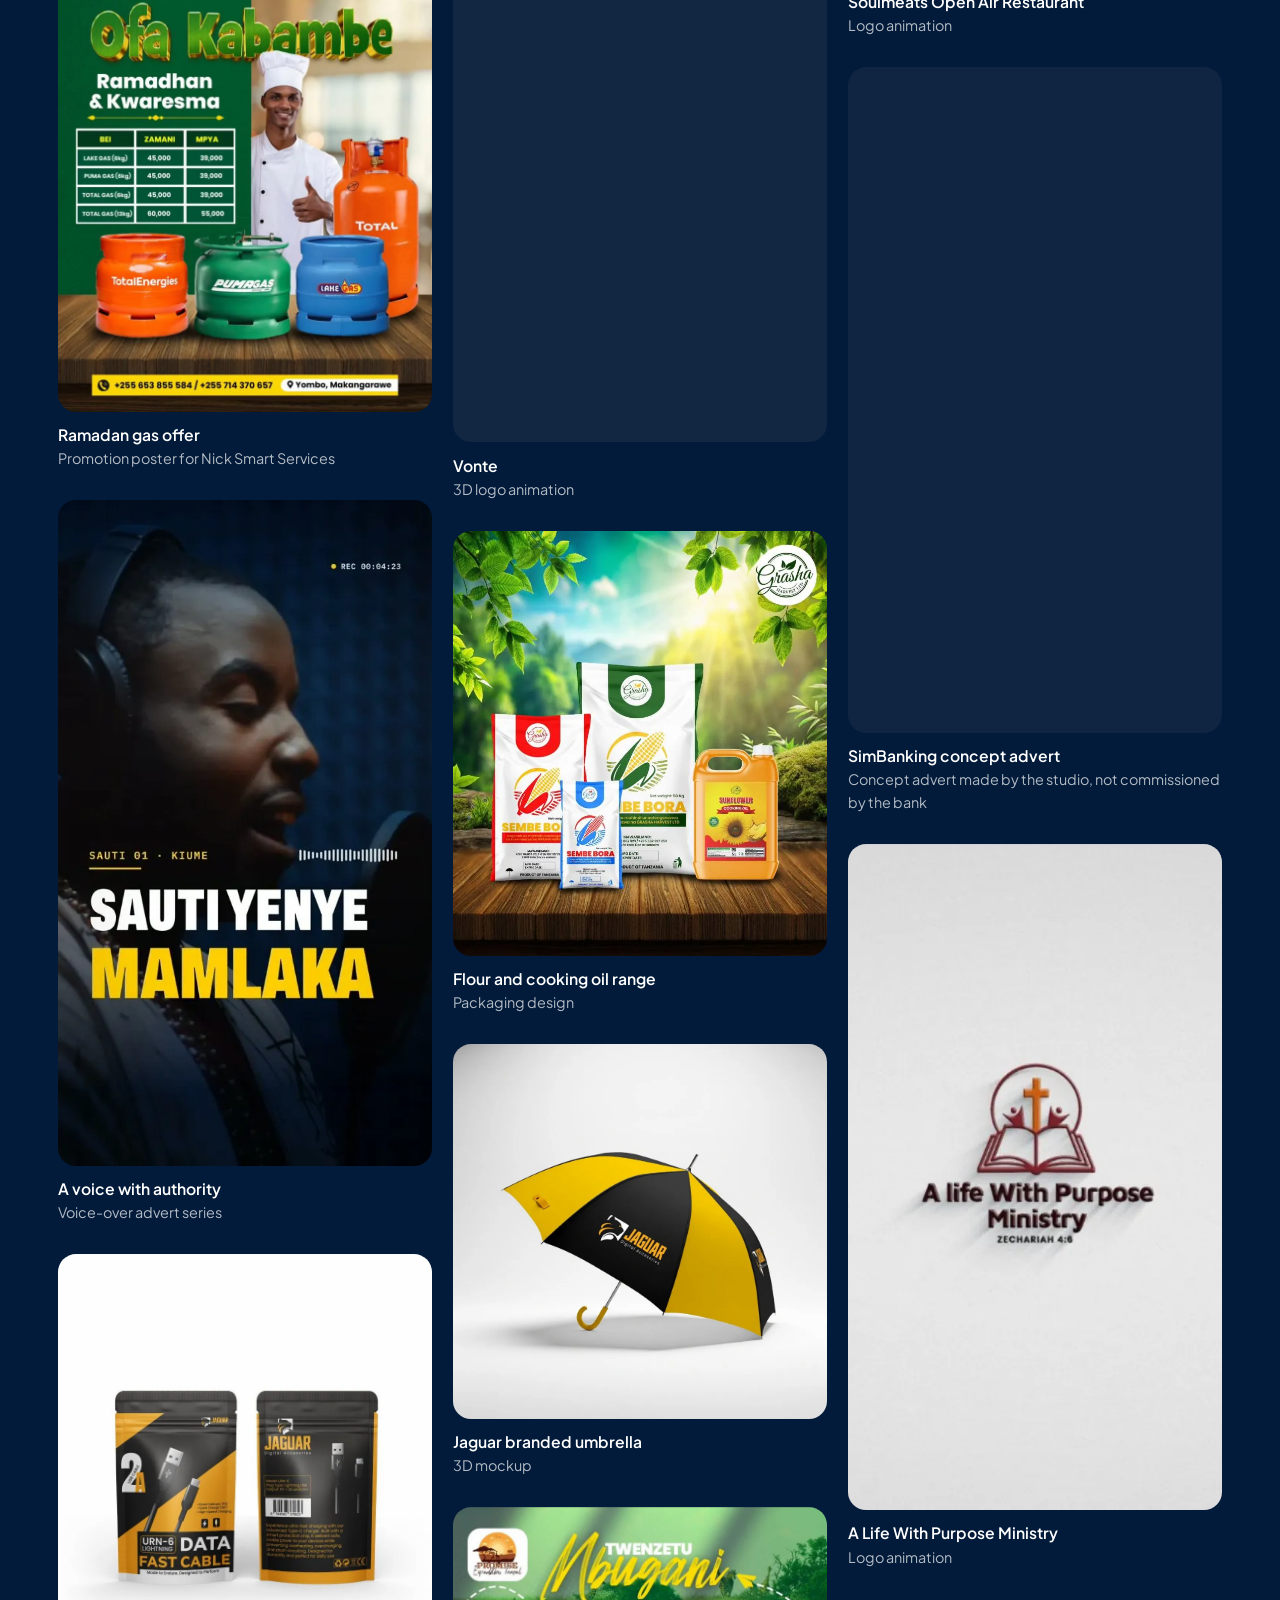
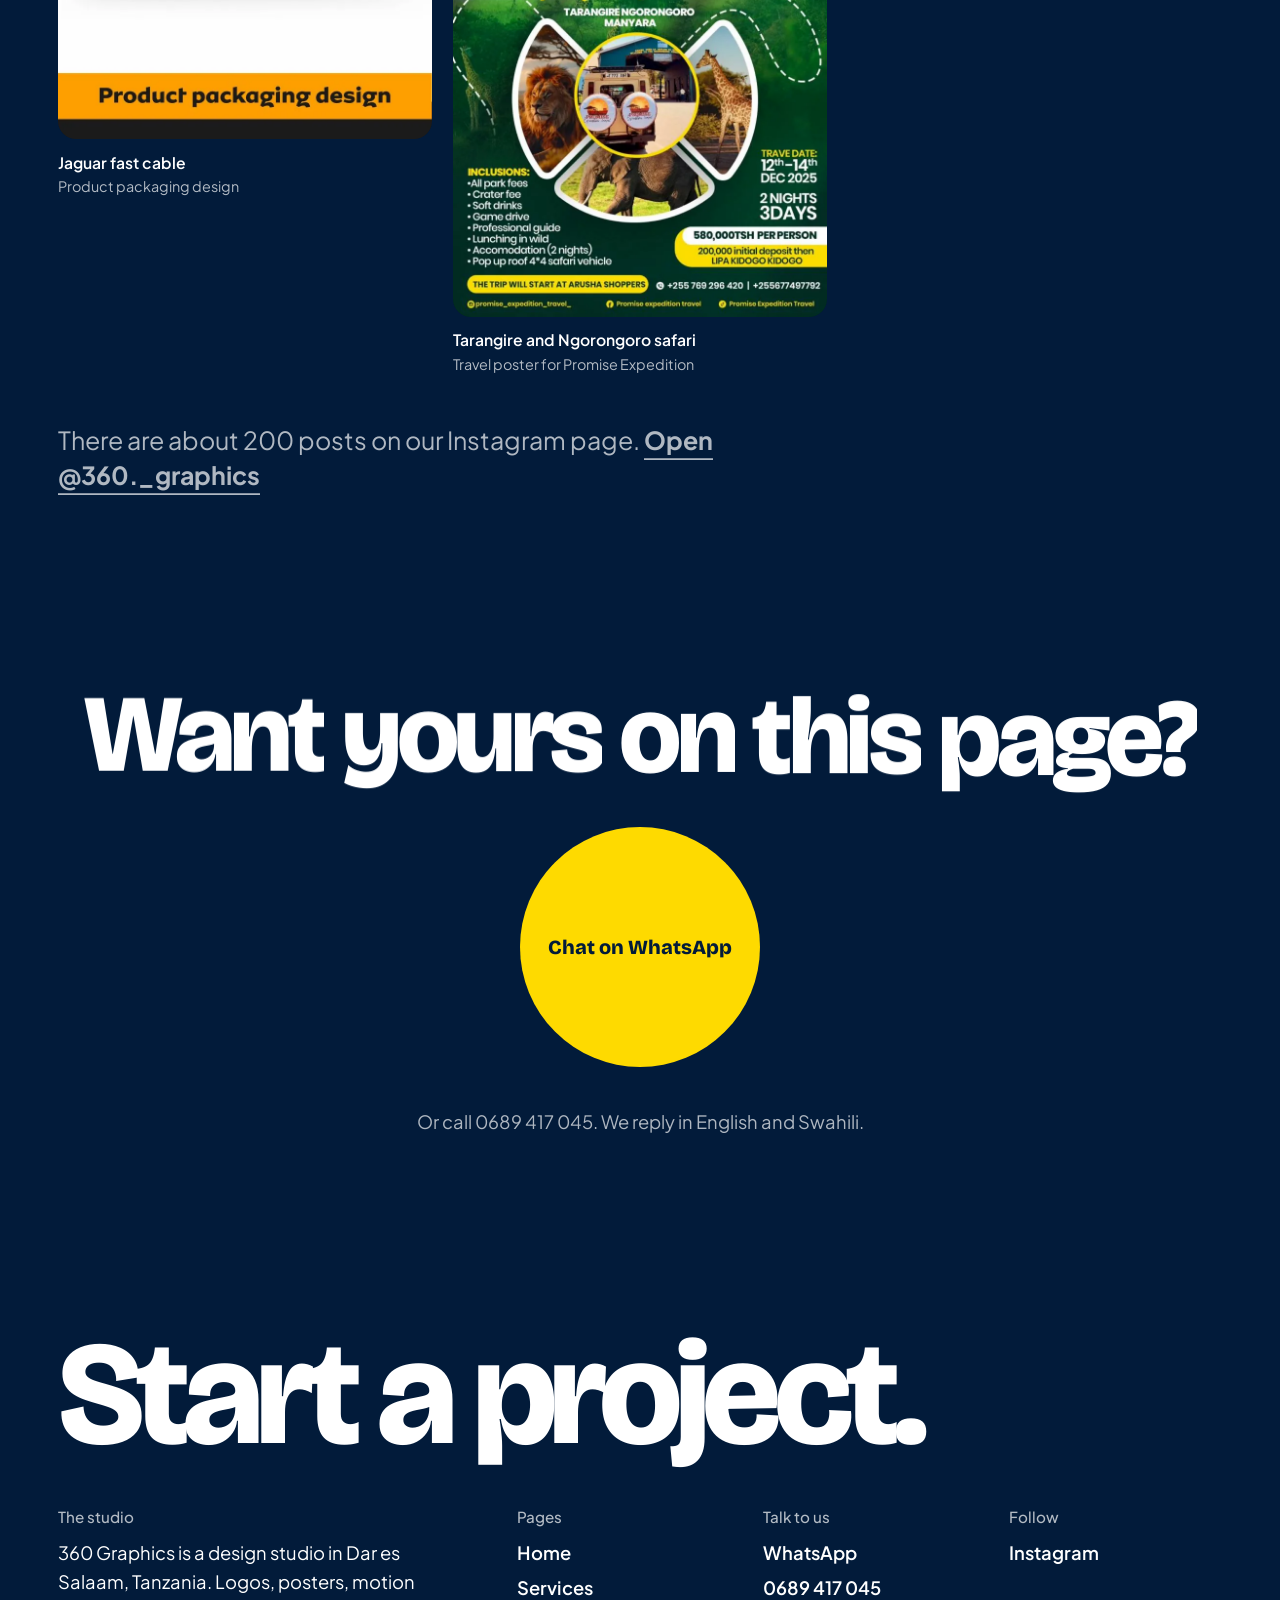
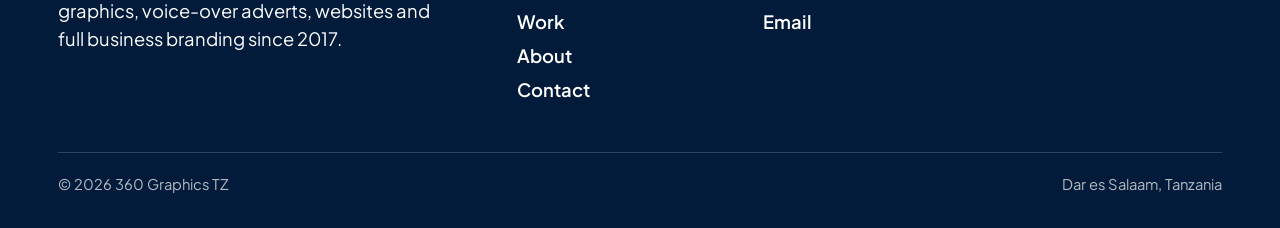
<file: work.html>
<!doctype html>
<html lang="en">
<head>
<meta charset="utf-8">
<meta name="viewport" content="width=device-width, initial-scale=1">
<title>Work — 360 Graphics TZ</title>
<meta name="description" content="Recent logos, posters, packaging and motion graphics by 360 Graphics, Dar es Salaam.">
<meta name="theme-color" content="#004087">
<meta property="og:title" content="Work — 360 Graphics TZ">
<meta property="og:description" content="Recent logos, posters, packaging and motion graphics by 360 Graphics, Dar es Salaam.">
<meta property="og:type" content="website">
<meta property="og:image" content="img/og.jpg">
<link rel="icon" href="img/favicon.png" type="image/png">
<link rel="apple-touch-icon" href="img/apple-touch-icon.png">
<link rel="preload" href="fonts/bricolage.woff2" as="font" type="font/woff2" crossorigin>
<link rel="preload" href="fonts/jakarta.woff2" as="font" type="font/woff2" crossorigin>
<link rel="stylesheet" href="css/site.css">
<script>document.documentElement.classList.add('js');setTimeout(function(){if(!window.__siteReady)document.documentElement.classList.add('no-anim')},4000)</script>
</head>
<body data-page="work" data-theme="night">
<a class="skip" href="#main">Skip to content</a>
<div class="iris" aria-hidden="true"><div class="iris-count"><b>0</b><sup>°</sup></div></div>
<div class="cursor" aria-hidden="true"></div>
<header class="header">
  <a class="brand" href="index.html" aria-label="360 Graphics, home"><img src="img/logo.webp" width="46" height="46" alt=""><span>360 Graphics</span></a>
  <nav class="nav" aria-label="Main">
    <a href="services.html">Services</a>
    <a href="work.html" aria-current="page">Work</a>
    <a href="about.html">About</a>
    <a class="nav-cta" href="contact.html">Start a project</a>
  </nav>
  <button class="menu-btn" type="button" aria-expanded="false" aria-controls="menu"><i></i><span>Menu</span></button>
</header>
<div class="menu" id="menu">
  <ul>
    <li><a href="index.html">Home</a></li>
    <li><a href="services.html">Services</a></li>
    <li><a href="work.html" aria-current="page">Work</a></li>
    <li><a href="about.html">About</a></li>
    <li><a href="contact.html">Contact</a></li>
  </ul>
  <div class="menu-foot"><a class="link" href="https://wa.me/255689417045?text=Hello%20360%20Graphics!%20I%20would%20like%20to%20talk%20about%20a%20design%20project." target="_blank" rel="noopener">WhatsApp 0689 417 045</a><a class="link" href="https://www.instagram.com/360._graphics/" target="_blank" rel="noopener">Instagram</a></div>
</div>
<main id="main">
<section class="wrap phero" data-theme="night">
  <h1 class="display h-xl" data-split>Recent work.</h1>
  <p class="lead" data-reveal>A small selection from more than 5,000 projects. The newest pieces go up on <a class="link" href="https://www.instagram.com/360._graphics/" target="_blank" rel="noopener">Instagram</a> first.</p>
  <div class="chips" data-filter="work" data-reveal role="group" aria-label="Filter work by type">
    <button class="chip" type="button" data-f="all" aria-pressed="true">All work</button>
    <button class="chip" type="button" data-f="logos" aria-pressed="false">Logos</button>
    <button class="chip" type="button" data-f="posters" aria-pressed="false">Posters</button>
    <button class="chip" type="button" data-f="packaging" aria-pressed="false">Packaging</button>
    <button class="chip" type="button" data-f="motion" aria-pressed="false">Motion and voice-over</button>
    <button class="chip" type="button" data-f="branding" aria-pressed="false">Branding</button>
  </div>
</section>
<section class="wrap band-tight" data-theme="night">
  <div class="grid">
    <button class="tile" type="button" data-c="motion" data-cursor="Open" data-title="National Derby Tour Challenge" data-sub="Motion flyer for National Safari"><figure><img src="img/work/national-safari.webp" width="805" height="840" alt="National Derby Tour Challenge — Motion flyer for National Safari" loading="lazy" decoding="async"></figure><p class="cap">National Derby Tour Challenge<span>Motion flyer for National Safari</span></p></button>
    <button class="tile" type="button" data-c="logos" data-cursor="Open" data-title="Jaguar Digital Accessories" data-sub="Logo design"><figure><img src="img/work/jaguar-logo.webp" width="1000" height="1000" alt="Jaguar Digital Accessories — Logo design" loading="lazy" decoding="async"></figure><p class="cap">Jaguar Digital Accessories<span>Logo design</span></p></button>
    <button class="tile" type="button" data-c="posters" data-cursor="Open" data-title="Ramadan gas offer" data-sub="Promotion poster for Nick Smart Services"><figure><img src="img/work/ofa-kabambe.webp" width="756" height="920" alt="Ramadan gas offer — Promotion poster for Nick Smart Services" loading="lazy" decoding="async"></figure><p class="cap">Ramadan gas offer<span>Promotion poster for Nick Smart Services</span></p></button>
    <button class="tile" type="button" data-c="motion" data-cursor="Open" data-title="A voice with authority" data-sub="Voice-over advert series"><figure><img src="img/work/sauti-yenye-mamlaka.webp" width="563" height="1000" alt="A voice with authority — Voice-over advert series" loading="lazy" decoding="async"></figure><p class="cap">A voice with authority<span>Voice-over advert series</span></p></button>
    <button class="tile" type="button" data-c="packaging" data-cursor="Open" data-title="Jaguar fast cable" data-sub="Product packaging design"><figure><img src="img/work/jaguar-packaging.webp" width="772" height="1000" alt="Jaguar fast cable — Product packaging design" loading="lazy" decoding="async"></figure><p class="cap">Jaguar fast cable<span>Product packaging design</span></p></button>
    <button class="tile" type="button" data-c="motion" data-cursor="Open" data-title="Burgerlab" data-sub="Motion graphic intro"><figure><img src="img/work/burgerlab.webp" width="1000" height="563" alt="Burgerlab — Motion graphic intro" loading="lazy" decoding="async"></figure><p class="cap">Burgerlab<span>Motion graphic intro</span></p></button>
    <button class="tile" type="button" data-c="posters" data-cursor="Open" data-title="Karaoke This Friday" data-sub="Event poster for New Jambo Bungalows"><figure><img src="img/work/karaoke-friday.webp" width="920" height="920" alt="Karaoke This Friday — Event poster for New Jambo Bungalows" loading="lazy" decoding="async"></figure><p class="cap">Karaoke This Friday<span>Event poster for New Jambo Bungalows</span></p></button>
    <button class="tile" type="button" data-c="logos" data-cursor="Open" data-title="Vonte" data-sub="3D logo animation"><figure><img src="img/work/vonte.webp" width="480" height="854" alt="Vonte — 3D logo animation" loading="lazy" decoding="async"></figure><p class="cap">Vonte<span>3D logo animation</span></p></button>
    <button class="tile" type="button" data-c="packaging" data-cursor="Open" data-title="Flour and cooking oil range" data-sub="Packaging design"><figure><img src="img/work/food-packaging.webp" width="741" height="840" alt="Flour and cooking oil range — Packaging design" loading="lazy" decoding="async"></figure><p class="cap">Flour and cooking oil range<span>Packaging design</span></p></button>
    <button class="tile" type="button" data-c="branding" data-cursor="Open" data-title="Jaguar branded umbrella" data-sub="3D mockup"><figure><img src="img/work/jaguar-umbrella.webp" width="1000" height="1000" alt="Jaguar branded umbrella — 3D mockup" loading="lazy" decoding="async"></figure><p class="cap">Jaguar branded umbrella<span>3D mockup</span></p></button>
    <button class="tile" type="button" data-c="posters" data-cursor="Open" data-title="Tarangire and Ngorongoro safari" data-sub="Travel poster for Promise Expedition"><figure><img src="img/work/twenzetu-mbugani.webp" width="768" height="840" alt="Tarangire and Ngorongoro safari — Travel poster for Promise Expedition" loading="lazy" decoding="async"></figure><p class="cap">Tarangire and Ngorongoro safari<span>Travel poster for Promise Expedition</span></p></button>
    <button class="tile" type="button" data-c="motion" data-cursor="Open" data-title="Maisha Computers" data-sub="Motion graphic advert, behind the scenes"><figure><img src="img/work/maisha-ink-tank.webp" width="1000" height="562" alt="Maisha Computers — Motion graphic advert, behind the scenes" loading="lazy" decoding="async"></figure><p class="cap">Maisha Computers<span>Motion graphic advert, behind the scenes</span></p></button>
    <button class="tile" type="button" data-c="logos" data-cursor="Open" data-title="Soulmeats Open Air Restaurant" data-sub="Logo animation"><figure><img src="img/work/soulmeats.webp" width="480" height="854" alt="Soulmeats Open Air Restaurant — Logo animation" loading="lazy" decoding="async"></figure><p class="cap">Soulmeats Open Air Restaurant<span>Logo animation</span></p></button>
    <button class="tile" type="button" data-c="motion" data-cursor="Open" data-title="SimBanking concept advert" data-sub="Concept advert made by the studio, not commissioned by the bank"><figure><img src="img/work/simbanking-concept.webp" width="563" height="1000" alt="SimBanking concept advert — Concept advert made by the studio, not commissioned by the bank" loading="lazy" decoding="async"></figure><p class="cap">SimBanking concept advert<span>Concept advert made by the studio, not commissioned by the bank</span></p></button>
    <button class="tile" type="button" data-c="logos" data-cursor="Open" data-title="A Life With Purpose Ministry" data-sub="Logo animation"><figure><img src="img/work/life-with-purpose.webp" width="480" height="854" alt="A Life With Purpose Ministry — Logo animation" loading="lazy" decoding="async"></figure><p class="cap">A Life With Purpose Ministry<span>Logo animation</span></p></button>
  </div>
  <p class="lead" style="margin-top:3rem" data-reveal>There are about 200 posts on our Instagram page. <a class="link" href="https://www.instagram.com/360._graphics/" target="_blank" rel="noopener">Open @360._graphics</a></p>
</section>
<div class="lightbox" role="dialog" aria-modal="true" aria-label="Project image" hidden>
  <div class="lightbox-bar"><span class="lightbox-n" aria-live="polite"></span><button class="round" type="button" data-lb="close" aria-label="Close"><svg viewBox="0 0 24 24" fill="none" stroke="currentColor" stroke-width="2.4" stroke-linecap="round"><path d="M5 5l14 14M19 5L5 19"/></svg></button></div>
  <div class="lightbox-stage"><img alt=""></div>
  <div style="display:flex;align-items:center;justify-content:space-between;gap:1rem">
    <button class="round" type="button" data-lb="prev" aria-label="Previous project"><svg viewBox="0 0 24 24" fill="none" stroke="currentColor" stroke-width="2.4" stroke-linecap="round" stroke-linejoin="round"><path d="M15 5l-7 7 7 7"/></svg></button>
    <p class="lightbox-cap"></p>
    <button class="round" type="button" data-lb="next" aria-label="Next project"><svg viewBox="0 0 24 24" fill="none" stroke="currentColor" stroke-width="2.4" stroke-linecap="round" stroke-linejoin="round"><path d="M9 5l7 7-7 7"/></svg></button>
  </div>
</div>

<section class="band" data-theme="blue">
  <div class="wrap cta">
    <h2 class="display h-xl" data-split>Want yours on this page?</h2>
    <a class="big-btn" data-magnetic href="https://wa.me/255689417045?text=Hello%20360%20Graphics!%20I%20would%20like%20to%20talk%20about%20a%20design%20project." target="_blank" rel="noopener">Chat on WhatsApp</a>
    <p class="muted" data-reveal>Or call 0689 417 045. We reply in English and Swahili.</p>
  </div>
</section>
</main>
<footer class="footer wrap" data-theme="night">
  <div class="footer-top">
    <a class="display footer-word" href="contact.html">Start a project.</a>
    <div class="footer-cols">
      <div><h2>The studio</h2><p style="max-width:24rem">360 Graphics is a design studio in Dar es Salaam, Tanzania. Logos, posters, motion graphics, voice-over adverts, websites and full business branding since 2017.</p></div>
      <div><h2>Pages</h2><ul><li><a href="index.html">Home</a></li><li><a href="services.html">Services</a></li><li><a href="work.html">Work</a></li><li><a href="about.html">About</a></li><li><a href="contact.html">Contact</a></li></ul></div>
      <div><h2>Talk to us</h2><ul><li><a href="https://wa.me/255689417045?text=Hello%20360%20Graphics!%20I%20would%20like%20to%20talk%20about%20a%20design%20project." target="_blank" rel="noopener">WhatsApp</a></li><li><a href="tel:+255689417045">0689 417 045</a></li><li><a href="mailto:360graphicstz@gmail.com">Email</a></li></ul></div>
      <div><h2>Follow</h2><ul><li><a href="https://www.instagram.com/360._graphics/" target="_blank" rel="noopener">Instagram</a></li></ul></div>
    </div>
  </div>
  <div class="footer-base"><span>© 2026 360 Graphics TZ</span><span>Dar es Salaam, Tanzania</span></div>
</footer>
<script src="js/gsap.min.js" defer></script>
<script src="js/ScrollTrigger.min.js" defer></script>
<script src="js/lenis.min.js" defer></script>
<script src="js/site.js" defer></script>
</body>
</html>
</file>
<file: css/site.css>
/* 360 Graphics TZ — site styles */
@font-face{font-family:"Bricolage Grotesque";src:url("../fonts/bricolage.woff2") format("woff2");font-weight:200 800;font-display:swap}
@font-face{font-family:"Plus Jakarta Sans";src:url("../fonts/jakarta.woff2") format("woff2");font-weight:200 800;font-display:swap}

:root{
  --blue:#004087; --blue-deep:#002a5c; --night:#021b3a; --yellow:#feda00; --paper:#eef3fa; --white:#fff;
  --display:"Bricolage Grotesque","Plus Jakarta Sans",system-ui,sans-serif;
  --body:"Plus Jakarta Sans",system-ui,-apple-system,"Segoe UI",sans-serif;
  --pad:clamp(1.25rem,4.5vw,4.5rem);
  --ease:cubic-bezier(.22,1,.36,1);
  --bg:var(--blue); --fg:var(--white); --muted:rgba(255,255,255,.74); --accent:var(--yellow); --on-accent:var(--night); --line:rgba(255,255,255,.22);
}
body[data-theme="night"]{--bg:var(--night);--fg:var(--white);--muted:rgba(255,255,255,.7);--accent:var(--yellow);--on-accent:var(--night);--line:rgba(255,255,255,.18)}
body[data-theme="paper"]{--bg:var(--paper);--fg:var(--night);--muted:rgba(2,27,58,.72);--accent:var(--blue);--on-accent:var(--white);--line:rgba(2,27,58,.18)}
body[data-theme="yellow"]{--bg:var(--yellow);--fg:var(--night);--muted:rgba(2,27,58,.78);--accent:var(--blue);--on-accent:var(--white);--line:rgba(2,27,58,.25)}

*,*::before,*::after{box-sizing:border-box}
html{-webkit-text-size-adjust:100%;scroll-behavior:auto}
body{margin:0;background:var(--bg);color:var(--fg);font-family:var(--body);font-size:clamp(1rem,.95rem + .25vw,1.175rem);line-height:1.55;-webkit-font-smoothing:antialiased;transition:background-color .7s var(--ease),color .7s var(--ease);overflow-x:hidden}
img,svg{display:block;max-width:100%}
img{height:auto}
a{color:inherit}
button{font:inherit;color:inherit}
h1,h2,h3,p,ul,ol,figure{margin:0}
ul,ol{padding:0;list-style:none}
:focus-visible{outline:3px solid var(--accent);outline-offset:4px;border-radius:4px}
::selection{background:var(--yellow);color:var(--night)}
.sr{position:absolute;width:1px;height:1px;overflow:hidden;clip:rect(0 0 0 0);white-space:nowrap}
.skip{position:fixed;left:1rem;top:-4rem;z-index:300;background:var(--yellow);color:var(--night);padding:.6rem 1rem;border-radius:99px;font-weight:700;text-decoration:none}
.skip:focus{top:1rem}

/* ---------- type ---------- */
.display{font-family:var(--display);font-weight:800;line-height:.96;letter-spacing:-.04em;font-optical-sizing:auto;text-wrap:balance}
.h-xl{font-size:clamp(2.6rem,8.6vw,9rem)}
.h-lg{font-size:clamp(2.2rem,6vw,6rem)}
.h-md{font-size:clamp(1.55rem,3.2vw,2.9rem);line-height:1.05}
.h-sm{font-size:clamp(1.3rem,2.1vw,1.85rem);line-height:1.1}
.lead{font-size:clamp(1.1rem,1rem + .7vw,1.6rem);line-height:1.4;max-width:34em;color:var(--muted)}
.muted{color:var(--muted)}
.accent{color:var(--accent)}

/* word-split reveals (only hidden when JS is running) */
.w{display:inline-block;overflow:hidden;vertical-align:top;padding-bottom:.12em;margin-bottom:-.12em}
.wi{display:inline-block;will-change:transform}
.js [data-split]{visibility:hidden}
.js [data-split].is-split{visibility:visible}
.js [data-reveal]{opacity:0;transform:translateY(28px)}
.js [data-clip]{clip-path:inset(0 0 100% 0)}
.no-anim [data-split]{visibility:visible!important}
.no-anim [data-reveal]{opacity:1!important;transform:none!important}
.no-anim [data-clip]{clip-path:none!important}

/* ---------- layout ---------- */
.wrap{padding-inline:var(--pad);max-width:1680px;margin-inline:auto}
.band{padding-block:clamp(5rem,13vh,10rem)}
.band-tight{padding-block:clamp(3rem,8vh,6rem)}
.split{display:grid;gap:clamp(1.5rem,4vw,5rem)}
@media (min-width:900px){.split{grid-template-columns:minmax(0,5fr) minmax(0,7fr);align-items:start}.split-rev{grid-template-columns:minmax(0,7fr) minmax(0,5fr)}}

/* ---------- buttons ---------- */
.btn{display:inline-flex;align-items:center;gap:.6em;padding:.95em 1.5em;border-radius:99px;font-weight:700;text-decoration:none;border:2px solid transparent;cursor:pointer;line-height:1;transition:background-color .3s,color .3s,border-color .3s,transform .3s var(--ease)}
.btn-solid{background:var(--accent);color:var(--on-accent)}
.btn-solid:hover{background:var(--fg);color:var(--bg)}
.btn-line{border-color:var(--fg);background:transparent}
.btn-line:hover{background:var(--fg);color:var(--bg)}
.btn:active{transform:scale(.97)}
.btn svg{width:1.15em;height:1.15em;flex:none}
.link{font-weight:700;text-decoration:none;background:linear-gradient(currentColor,currentColor) 0 100%/100% 2px no-repeat;padding-bottom:.15em;transition:background-size .4s var(--ease)}
.link:hover{background-size:0 2px;background-position:100% 100%}

/* ---------- header ---------- */
.header{position:fixed;inset:0 0 auto 0;z-index:100;display:flex;align-items:center;justify-content:space-between;padding:1rem var(--pad);transition:transform .5s var(--ease)}
.header.is-hidden{transform:translateY(-110%)}
.brand{display:inline-flex;align-items:center;gap:.7rem;text-decoration:none;font-family:var(--display);font-weight:800;font-size:1.2rem;letter-spacing:-.03em}
.brand img{width:46px;height:46px;border-radius:50%;box-shadow:0 0 0 2px rgba(255,255,255,.9)}
.nav{display:none;align-items:center;gap:.35rem;padding:.35rem;border-radius:99px;background:color-mix(in srgb,var(--bg) 78%,transparent);backdrop-filter:blur(14px);-webkit-backdrop-filter:blur(14px);border:1px solid var(--line);transition:background-color .7s}
.nav a{padding:.6rem 1rem;border-radius:99px;text-decoration:none;font-weight:600;font-size:.98rem;transition:background-color .3s,color .3s}
.nav a:hover{background:var(--line)}
.nav a[aria-current="page"]{background:var(--fg);color:var(--bg)}
.nav a.nav-cta{background:var(--accent);color:var(--on-accent)}
.nav a.nav-cta:hover{background:var(--fg);color:var(--bg)}
.menu-btn{display:inline-flex;align-items:center;gap:.6rem;padding:.7rem 1.1rem;border-radius:99px;border:1px solid var(--line);background:color-mix(in srgb,var(--bg) 78%,transparent);backdrop-filter:blur(14px);-webkit-backdrop-filter:blur(14px);font-weight:700;cursor:pointer}
.menu-btn i{display:block;width:18px;height:10px;position:relative}
.menu-btn i::before,.menu-btn i::after{content:"";position:absolute;left:0;right:0;height:2px;background:currentColor;transition:transform .4s var(--ease),top .4s var(--ease)}
.menu-btn i::before{top:0}.menu-btn i::after{top:8px}
.menu-open .menu-btn i::before{top:4px;transform:rotate(45deg)}
.menu-open .menu-btn i::after{top:4px;transform:rotate(-45deg)}
@media (min-width:860px){.nav{display:flex}.menu-btn{display:none}}

.menu{position:fixed;inset:0;z-index:90;background:var(--yellow);color:var(--night);display:flex;flex-direction:column;justify-content:space-between;padding:6.5rem var(--pad) 2rem;clip-path:circle(0% at calc(100% - 3.5rem) 2.5rem);visibility:hidden;transition:clip-path .8s var(--ease),visibility 0s .8s}
.menu-open .menu{clip-path:circle(150% at calc(100% - 3.5rem) 2.5rem);visibility:visible;transition:clip-path .8s var(--ease)}
.menu-open .header{color:var(--night)}
.menu ul{display:grid;gap:.2rem}
.menu li{overflow:hidden}
.menu li a{display:block;font-family:var(--display);font-weight:800;letter-spacing:-.04em;font-size:clamp(2.4rem,11vw,4.6rem);line-height:1.02;text-decoration:none;transform:translateY(110%);transition:transform .7s var(--ease)}
.menu-open .menu li a{transform:none}
.menu li:nth-child(2) a{transition-delay:.05s}.menu li:nth-child(3) a{transition-delay:.1s}.menu li:nth-child(4) a{transition-delay:.15s}.menu li:nth-child(5) a{transition-delay:.2s}
.menu-foot{display:flex;flex-wrap:wrap;gap:.5rem 1.5rem;font-weight:700}

/* ---------- page transition / preloader ---------- */
.iris{position:fixed;inset:0;z-index:200;background:var(--yellow);color:var(--night);display:none;align-items:center;justify-content:center;pointer-events:none;clip-path:circle(150% at 50% 50%)}
.js .iris{display:flex}
.no-anim .iris{display:none!important}
.iris-count{font-family:var(--display);font-weight:800;letter-spacing:-.05em;font-size:clamp(3.5rem,15vw,10rem);line-height:1;font-variant-numeric:tabular-nums;display:none}
.iris.is-loader .iris-count{display:block}
.iris-count sup{font-size:.45em;vertical-align:top;position:relative;top:.1em}

/* ---------- cursor ---------- */
.cursor{position:fixed;left:0;top:0;z-index:150;width:14px;height:14px;margin:-7px 0 0 -7px;border-radius:50%;background:var(--yellow);pointer-events:none;display:none;align-items:center;justify-content:center;color:var(--night);font-weight:800;font-size:0;mix-blend-mode:normal;transition:width .35s var(--ease),height .35s var(--ease),margin .35s var(--ease),font-size .2s,background-color .3s,opacity .3s}
.has-cursor .cursor{display:flex}
body[data-theme="yellow"] .cursor,.menu-open .cursor{background:var(--blue);color:#fff}
.cursor.is-link{width:44px;height:44px;margin:-22px 0 0 -22px;opacity:.55}
.cursor.is-label{width:92px;height:92px;margin:-46px 0 0 -46px;font-size:.85rem;opacity:1}

/* ---------- hero (home) ---------- */
.hero{position:relative;min-height:100svh;display:flex;flex-direction:column;justify-content:flex-end;padding-top:6.5rem;overflow:hidden}
.hero>.wrap{width:100%}
.hero-grid{display:grid;gap:2rem;align-items:end}
.hero h1{position:relative;z-index:2}
.hero-copy{display:grid;gap:1.75rem;position:relative;z-index:2;max-width:38rem}
.hero-actions{display:flex;flex-wrap:wrap;gap:.75rem}
.dial{position:relative;width:min(92vw,560px);aspect-ratio:1;margin-inline:auto;touch-action:pan-y;user-select:none;-webkit-user-select:none}
.dial svg{width:100%;height:100%;overflow:visible}
.dial-text{font-family:var(--body);font-weight:700;font-size:18px;letter-spacing:.08em;fill:var(--fg);opacity:.9}
.dial-centre{position:absolute;inset:0;display:flex;flex-direction:column;align-items:center;justify-content:center;text-align:center;pointer-events:none}
.dial-deg{font-family:var(--display);font-weight:800;letter-spacing:-.05em;font-size:clamp(3.4rem,14vw,7rem);line-height:.9;color:var(--yellow);font-variant-numeric:tabular-nums}
.dial-deg sup{font-size:.4em;vertical-align:top;position:relative;top:.15em}
.dial-word{font-family:var(--display);font-weight:700;font-size:clamp(1.05rem,3.6vw,1.6rem);margin-top:.35rem;min-height:1.3em}
.dial-hint{font-size:.85rem;color:var(--muted);margin-top:.5rem}
.hero-strip{display:grid;grid-template-columns:repeat(2,minmax(0,1fr));gap:1rem 2rem;border-top:1px solid var(--line);margin-top:clamp(2rem,5vh,4rem);padding-block:1.4rem 1.8rem}
.hero-strip dt{font-family:var(--display);font-weight:800;font-size:clamp(1.5rem,3vw,2.4rem);line-height:1}
.hero-strip dd{margin:.3rem 0 0;color:var(--muted);font-size:.95rem}
@media (min-width:980px){
  .hero-grid{grid-template-columns:minmax(0,7fr) minmax(0,5fr);column-gap:3vw;row-gap:2.2rem;align-items:center}
  .hero h1{grid-column:1;grid-row:1;font-size:clamp(2.9rem,6.4vw,7.2rem);align-self:end}
  .hero-copy{grid-column:1;grid-row:2;align-self:start}
  .dial{grid-column:2;grid-row:1/3;width:100%;max-width:600px;margin:0 0 0 auto}
  .hero-strip{grid-template-columns:repeat(4,minmax(0,1fr))}
}

/* ---------- marquee ---------- */
.marquee{overflow:hidden;padding-block:clamp(1.2rem,3vw,2.2rem);display:grid;gap:.4rem}
.marquee-row{display:flex;letter-spacing:-.04em;width:max-content;will-change:transform;font-family:var(--display);font-weight:800;font-size:clamp(2.2rem,6vw,5.5rem);line-height:1.1;white-space:nowrap}
.marquee-row span{padding-right:.5em;display:inline-flex;align-items:center;gap:.5em}
.marquee-row span::after{content:"";width:.28em;height:.28em;border-radius:50%;background:var(--accent);flex:none}
.marquee-row.is-outline{color:transparent;-webkit-text-stroke:1.5px var(--fg)}

/* ---------- horizontal services (home) ---------- */
.hs-head{display:flex;flex-wrap:wrap;align-items:end;justify-content:space-between;gap:1.5rem;margin-bottom:clamp(2rem,5vh,4rem)}
.hs-track{display:grid;gap:1.25rem;padding-inline:var(--pad)}
.hs-panel{position:relative;display:grid;gap:1.5rem;align-content:space-between;padding:clamp(1.5rem,3vw,2.75rem);border-radius:28px;background:var(--white);color:var(--night);min-height:26rem;overflow:hidden}
.hs-panel:nth-child(3n+2){background:var(--blue);color:#fff}
.hs-panel:nth-child(3n){background:var(--night);color:#fff}
.hs-panel h3{font-size:clamp(1.9rem,3.6vw,3.4rem)}
.hs-panel ul{display:flex;flex-wrap:wrap;gap:.45rem;max-width:30rem;position:relative;z-index:2}
.hs-panel li{padding:.4rem .85rem;border-radius:99px;border:1.5px solid currentColor;font-weight:600;font-size:.95rem;background:inherit}
.hs-panel figure{position:absolute;right:-4%;bottom:-8%;width:44%;max-width:300px;border-radius:16px;overflow:hidden;transform:rotate(7deg);box-shadow:0 24px 60px rgba(0,0,0,.35);z-index:1}
.hs-panel figure img{width:100%;aspect-ratio:4/5;object-fit:cover}
.hs-panel p{max-width:24rem;font-size:1.05rem;position:relative;z-index:2}
@media (min-width:900px){
  .js .hs{overflow:hidden}
  .js .hs-track{display:flex;width:max-content;gap:1.5rem;padding-right:var(--pad)}
  .js .hs-panel{width:min(62vw,860px);height:min(64vh,620px);min-height:0;flex:none}
}
@media (max-width:520px){.hs-panel figure{width:38%;bottom:-5%}.hs-panel{padding-bottom:9.5rem}}

/* ---------- featured work (home) ---------- */
.feat{display:grid;grid-template-columns:repeat(12,minmax(0,1fr));gap:clamp(.75rem,2vw,2rem);align-items:start}
.feat a{display:block;text-decoration:none;position:relative}
.feat figure{border-radius:20px;overflow:hidden;background:rgba(255,255,255,.06)}
.feat img{width:100%;height:100%;object-fit:cover;transition:transform 1.1s var(--ease)}
.feat a:hover img{transform:scale(1.05)}
.feat figcaption,.cap{margin-top:.7rem;font-weight:600;font-size:.98rem}
.feat figcaption span,.cap span{display:block;color:var(--muted);font-weight:400;font-size:.9rem}
.feat .f1{grid-column:1/8}.feat .f2{grid-column:8/13;margin-top:18vh}
.feat .f3{grid-column:2/6;margin-top:6vh}.feat .f4{grid-column:6/13;margin-top:14vh}
.feat .f5{grid-column:1/7;margin-top:6vh}.feat .f6{grid-column:8/12;margin-top:-10vh}
@media (max-width:700px){.feat{grid-template-columns:repeat(2,minmax(0,1fr))}.feat a{grid-column:auto!important;margin-top:0!important}.feat .f1,.feat .f4{grid-column:1/-1!important}}

/* ---------- process ---------- */
.proc{display:grid;gap:2rem}
.proc-dial{display:none}
.proc-steps{display:grid;gap:clamp(2.5rem,7vh,5rem);counter-reset:step}
.proc-step{counter-increment:step;display:grid;gap:.9rem;max-width:34rem;padding-top:1.4rem;border-top:2px solid var(--line);transition:opacity .5s}
.proc-step::before{content:counter(step);font-family:var(--display);font-weight:800;font-size:1.4rem;width:2.4rem;height:2.4rem;border-radius:50%;background:var(--fg);color:var(--bg);display:grid;place-items:center;transition:background-color .7s,color .7s}
@media (min-width:900px){
  .proc{grid-template-columns:minmax(0,1fr) minmax(0,1fr);gap:6vw;align-items:start}
  .proc-dial{display:block;position:sticky;top:16vh;width:min(36vw,480px);aspect-ratio:1;margin-inline:auto}
  .proc-dial svg{width:100%;height:100%;overflow:visible}
  .proc-dial .n{position:absolute;inset:0;display:grid;place-items:center;font-family:var(--display);font-weight:800;font-size:clamp(7rem,15vw,14rem);line-height:1}
  .js .proc-step{min-height:62vh;align-content:center;opacity:.28;border-top:0;padding-top:0}
  .js .proc-step.is-on{opacity:1}
  .js .proc-step::before{display:none}
}

/* ---------- CTA ---------- */
.cta{text-align:center;display:grid;justify-items:center;gap:2.5rem}
.cta .h-xl{max-width:11em}
.big-btn{position:relative;display:grid;place-items:center;width:clamp(11rem,22vw,15rem);aspect-ratio:1;border-radius:50%;background:var(--accent);color:var(--on-accent);text-decoration:none;font-family:var(--display);font-weight:800;font-size:1.25rem;line-height:1.1;text-align:center;padding:1.5rem;transition:background-color .3s,color .3s}
.big-btn:hover{background:var(--fg);color:var(--bg)}

/* ---------- footer ---------- */
.footer{padding-block:clamp(3rem,8vh,6rem) 2rem;display:grid;gap:3rem}
.footer-top{display:grid;gap:2.5rem}
.footer-word{font-size:clamp(2.6rem,11.5vw,12.5rem);line-height:.95;letter-spacing:-.05em;text-decoration:none;display:block;transition:letter-spacing .9s var(--ease),color .3s}
.footer-word:hover{letter-spacing:-.02em;color:var(--accent)}
.footer-cols{display:grid;gap:2rem;grid-template-columns:repeat(2,minmax(0,1fr))}
.footer-cols h2{font-family:var(--body);font-size:.95rem;font-weight:500;color:var(--muted);margin-bottom:.7rem}
.footer-cols li+li{margin-top:.35rem}
.footer-cols a{text-decoration:none;font-weight:600}
.footer-cols a:hover{color:var(--accent)}
.footer-base{display:flex;flex-wrap:wrap;gap:.5rem 2rem;justify-content:space-between;border-top:1px solid var(--line);padding-top:1.25rem;color:var(--muted);font-size:.92rem}
@media (min-width:800px){.footer-cols{grid-template-columns:2fr 1fr 1fr 1fr}}

/* ---------- inner page hero ---------- */
.phero{padding-top:clamp(8rem,22vh,13rem);padding-bottom:clamp(2.5rem,6vh,5rem);display:grid;gap:2rem}
.phero .lead{max-width:36em}

/* ---------- chips ---------- */
.chips{display:flex;flex-wrap:wrap;gap:.5rem}
.chip{padding:.6rem 1.1rem;border-radius:99px;border:1.5px solid var(--line);background:transparent;font-weight:600;cursor:pointer;transition:background-color .3s,color .3s,border-color .3s}
.chip:hover{border-color:var(--fg)}
.chip[aria-pressed="true"]{background:var(--fg);color:var(--bg);border-color:var(--fg)}
.chip sup{font-size:.7em;opacity:.7;margin-left:.2em}

/* ---------- services list ---------- */
.svc-group{border-top:2px solid var(--fg);padding-block:clamp(1.5rem,4vh,3rem);display:grid;gap:1.5rem}
.svc-group[hidden]{display:none}
.svc-group>header p{color:var(--muted);max-width:26rem;margin-top:.6rem}
@media (min-width:900px){.svc-group{grid-template-columns:minmax(0,4fr) minmax(0,8fr);gap:4vw}.svc-group>header{position:sticky;top:6.5rem;align-self:start}}
.svc{border-bottom:1px solid var(--line)}
.svc:first-child{border-top:1px solid var(--line)}
.svc button{all:unset;letter-spacing:-.025em;box-sizing:border-box;display:flex;align-items:center;justify-content:space-between;gap:1rem;width:100%;cursor:pointer;padding:1.05rem 0;font-family:var(--display);font-weight:700;font-size:clamp(1.2rem,2.2vw,1.85rem);line-height:1.15;transition:padding .5s var(--ease),color .3s}
.svc button:hover,.svc.is-open button{padding-left:.9rem;color:var(--accent)}
.svc button:focus-visible{outline:3px solid var(--accent);outline-offset:2px}
.svc button small{font-family:var(--body);font-weight:500;font-size:.85rem;color:var(--muted);margin-left:.7em;white-space:nowrap}
.svc button i{flex:none;width:1.6rem;height:1.6rem;border-radius:50%;border:1.5px solid currentColor;position:relative;transition:transform .5s var(--ease)}
.svc button i::before,.svc button i::after{content:"";position:absolute;left:50%;top:50%;width:.7rem;height:2px;background:currentColor;transform:translate(-50%,-50%)}
.svc button i::after{transform:translate(-50%,-50%) rotate(90deg)}
.svc.is-open button i{transform:rotate(135deg)}
.svc-body{display:grid;grid-template-rows:0fr;transition:grid-template-rows .55s var(--ease)}
.svc.is-open .svc-body{grid-template-rows:1fr}
.svc-body>div{overflow:hidden}
.svc-body p{padding:0 0 1.3rem .9rem;max-width:38rem;color:var(--muted)}
.svc-body a{color:var(--fg)}
.peek{position:fixed;left:0;top:0;z-index:80;width:220px;aspect-ratio:4/5;border-radius:16px;overflow:hidden;pointer-events:none;opacity:0;transform:scale(.6) rotate(-6deg);transition:opacity .35s,transform .5s var(--ease);box-shadow:0 30px 70px rgba(0,0,0,.35)}
.peek.is-on{opacity:1;transform:scale(1) rotate(4deg)}
.peek img{width:100%;height:100%;object-fit:cover}

/* ---------- work grid ---------- */
.grid{columns:1;column-gap:clamp(.75rem,1.6vw,1.5rem)}
@media (min-width:560px){.grid{columns:2}}
@media (min-width:1000px){.grid{columns:3}}
.tile{all:unset;box-sizing:border-box;display:block;width:100%;break-inside:avoid;margin-bottom:clamp(1.25rem,2.4vw,2.25rem);cursor:pointer;transition:opacity .4s,transform .6s var(--ease)}
.tile[hidden]{display:none}
.tile figure{border-radius:18px;overflow:hidden;background:rgba(127,127,127,.12)}
.tile img{width:100%;transition:transform 1.1s var(--ease)}
.tile:hover img{transform:scale(1.045)}
.tile:focus-visible{outline:3px solid var(--accent);outline-offset:6px;border-radius:18px}
.lightbox{position:fixed;inset:0;z-index:120;background:rgba(2,27,58,.94);color:#fff;display:grid;grid-template-rows:auto minmax(0,1fr) auto;padding:1rem var(--pad) 1.5rem;opacity:0;visibility:hidden;transition:opacity .4s,visibility 0s .4s;border:0;width:100%;height:100%;max-width:none;max-height:none}
.lightbox.is-open{opacity:1;visibility:visible;transition:opacity .4s}
.lightbox-bar{display:flex;justify-content:space-between;align-items:center;gap:1rem;padding-bottom:1rem}
.lightbox-stage{display:flex;align-items:center;justify-content:center;min-height:0;height:100%;overflow:hidden}
.lightbox-stage img{max-width:100%;max-height:100%;min-height:0;width:auto;height:auto;object-fit:contain;border-radius:12px;transform:scale(.94);opacity:0;transition:transform .6s var(--ease),opacity .4s}
.lightbox.is-open .lightbox-stage img.is-in{transform:none;opacity:1}
.lightbox-cap{padding-top:1rem;text-align:center;font-weight:600}
.lightbox-cap span{display:block;font-weight:400;color:rgba(255,255,255,.7);font-size:.92rem}
.round{all:unset;box-sizing:border-box;width:3rem;height:3rem;border-radius:50%;border:1.5px solid rgba(255,255,255,.5);display:grid;place-items:center;cursor:pointer;transition:background-color .3s,color .3s}
.round:hover{background:#fff;color:var(--night)}
.round:focus-visible{outline:3px solid var(--yellow);outline-offset:3px}
.round svg{width:1.1rem;height:1.1rem}

/* ---------- about ---------- */
.stats{display:grid;grid-template-columns:repeat(2,minmax(0,1fr));gap:2rem 1.5rem}
@media (min-width:800px){.stats{grid-template-columns:repeat(4,minmax(0,1fr))}}
.stats dt{font-family:var(--display);font-weight:800;letter-spacing:-.05em;font-size:clamp(2.6rem,6vw,5.6rem);line-height:.9;font-variant-numeric:tabular-nums}
.stats dd{margin:.6rem 0 0;color:var(--muted);max-width:14rem}
.beliefs{display:grid;gap:0}
.belief{display:grid;gap:.8rem;padding-block:clamp(1.5rem,4vh,2.75rem);border-top:1px solid var(--line)}
.belief:last-child{border-bottom:1px solid var(--line)}
@media (min-width:800px){.belief{grid-template-columns:minmax(0,5fr) minmax(0,6fr);gap:4vw;align-items:baseline}}
.belief p{color:var(--muted);max-width:36rem}
.portrait{border-radius:24px;overflow:hidden;aspect-ratio:4/5;max-width:440px}
.portrait img{width:100%;height:100%;object-fit:cover}
.names{display:flex;flex-wrap:wrap;gap:.6rem .6rem}
.names li{font-family:var(--display);font-weight:700;letter-spacing:-.02em;font-size:clamp(1.05rem,2vw,1.6rem);padding:.45em .9em;border:1.5px solid var(--line);border-radius:99px;transition:background-color .3s,color .3s,border-color .3s}
.names li:hover{background:var(--fg);color:var(--bg);border-color:var(--fg)}

/* ---------- contact ---------- */
.brief{display:grid;gap:2.25rem;max-width:46rem}
.field{display:grid;gap:.6rem}
.field>label,.field>legend,.field>span{font-weight:700;font-size:1.05rem;padding:0}
fieldset{border:0;padding:0;margin:0;min-width:0}
.field input,.field textarea{font:inherit;color:inherit;background:transparent;border:0;border-bottom:2px solid var(--line);padding:.7rem 0;border-radius:0;width:100%;transition:border-color .3s}
.field input::placeholder,.field textarea::placeholder{color:var(--muted);opacity:.75}
.field input:focus,.field textarea:focus{outline:0;border-bottom-color:var(--accent)}
.field textarea{min-height:6.5rem;resize:vertical}
.hint{color:var(--muted);font-size:.92rem}
.err{color:#b3261e;font-weight:600;font-size:.95rem}
body[data-theme="blue"] .err,body[data-theme="night"] .err{color:#ffb4ab}
.preview{white-space:pre-wrap;border:1.5px dashed var(--line);border-radius:16px;padding:1rem 1.2rem;font-size:.98rem;color:var(--muted)}
.ways{display:grid;gap:0}
.ways a{display:flex;justify-content:space-between;align-items:baseline;gap:1rem;padding:1.15rem 0;border-top:1px solid var(--line);text-decoration:none;transition:padding .5s var(--ease),color .3s}
.ways a:last-child{border-bottom:1px solid var(--line)}
.ways a:hover{padding-inline:.8rem;color:var(--accent)}
.ways b{font-family:var(--display);font-weight:800;font-size:clamp(1.3rem,2.6vw,2rem);line-height:1.1;overflow-wrap:anywhere}
.ways span{color:var(--muted);font-size:.95rem;flex:none}

/* ---------- reduced motion ---------- */
@media (prefers-reduced-motion:reduce){
  *,*::before,*::after{animation-duration:.01ms!important;transition-duration:.01ms!important}
  .iris{display:none!important}
  [data-split]{visibility:visible!important}
  [data-reveal]{opacity:1!important;transform:none!important}
  [data-clip]{clip-path:none!important}
}
</file>
